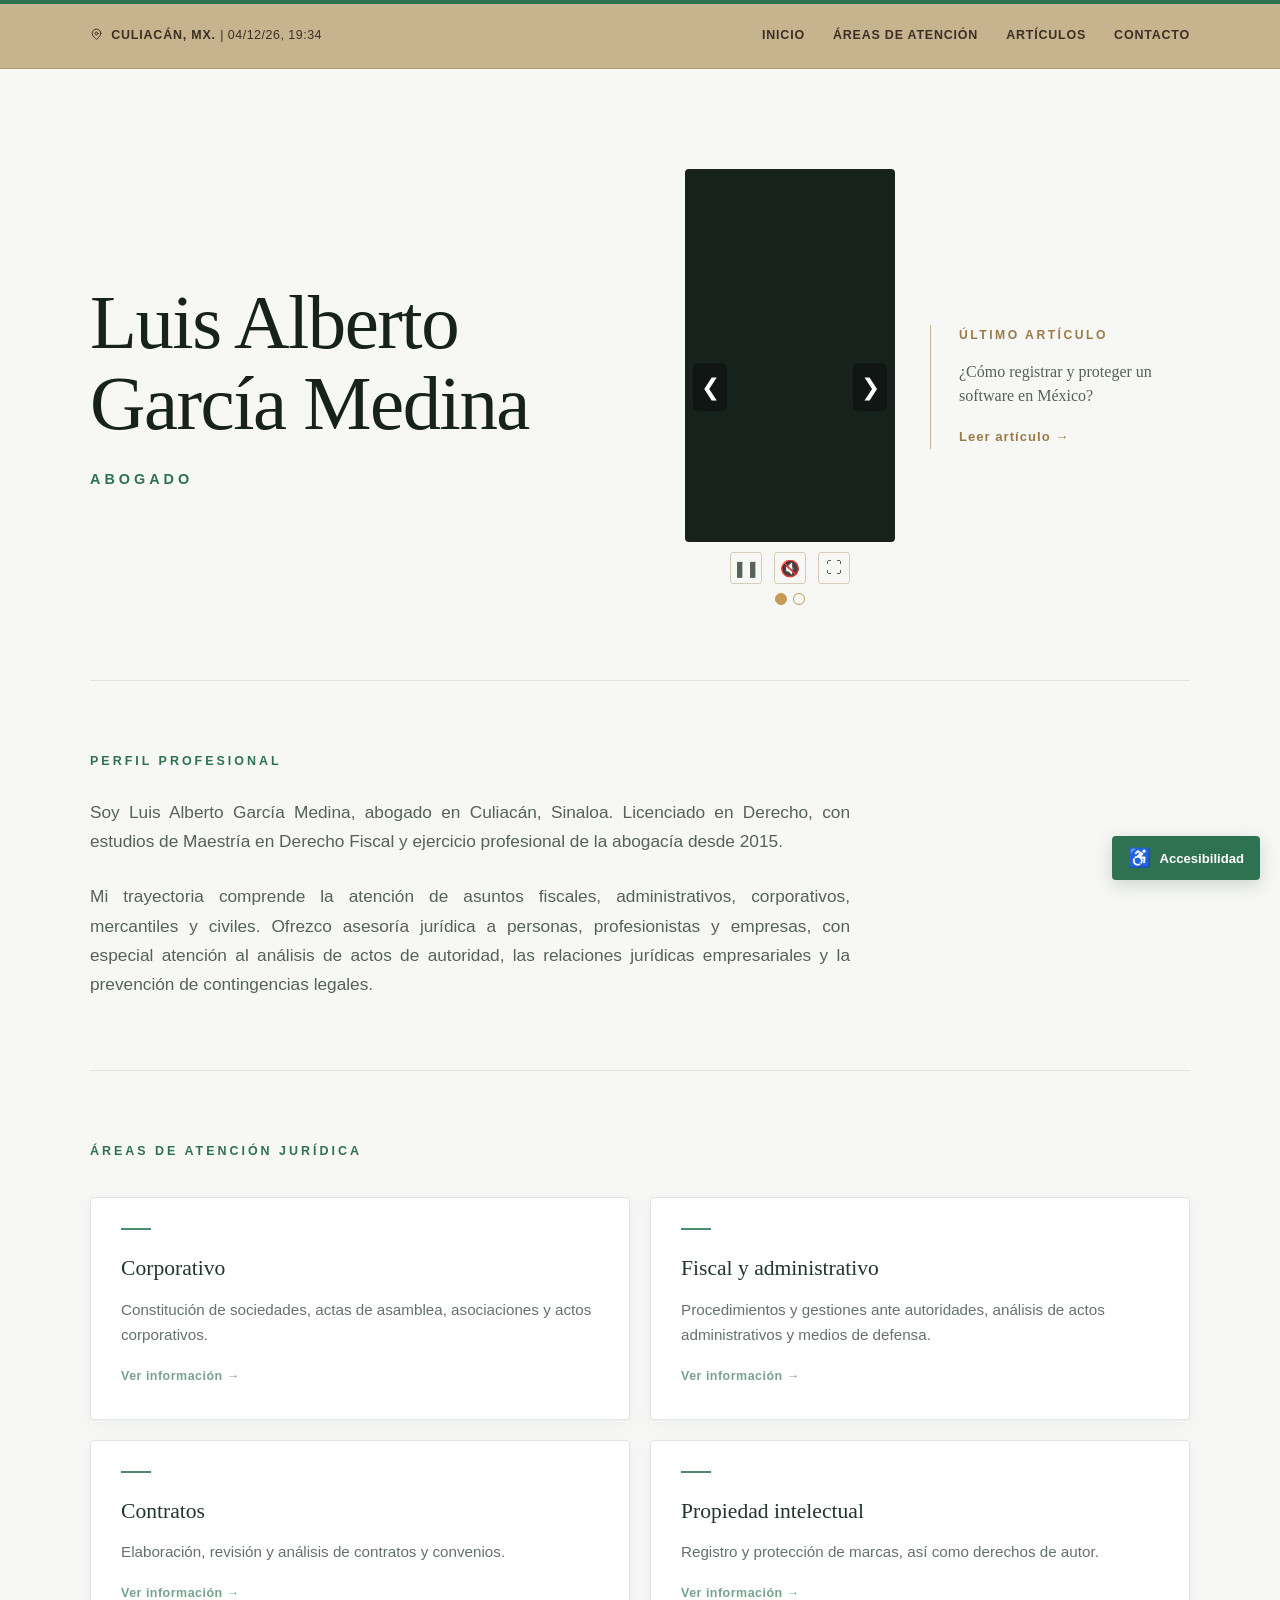
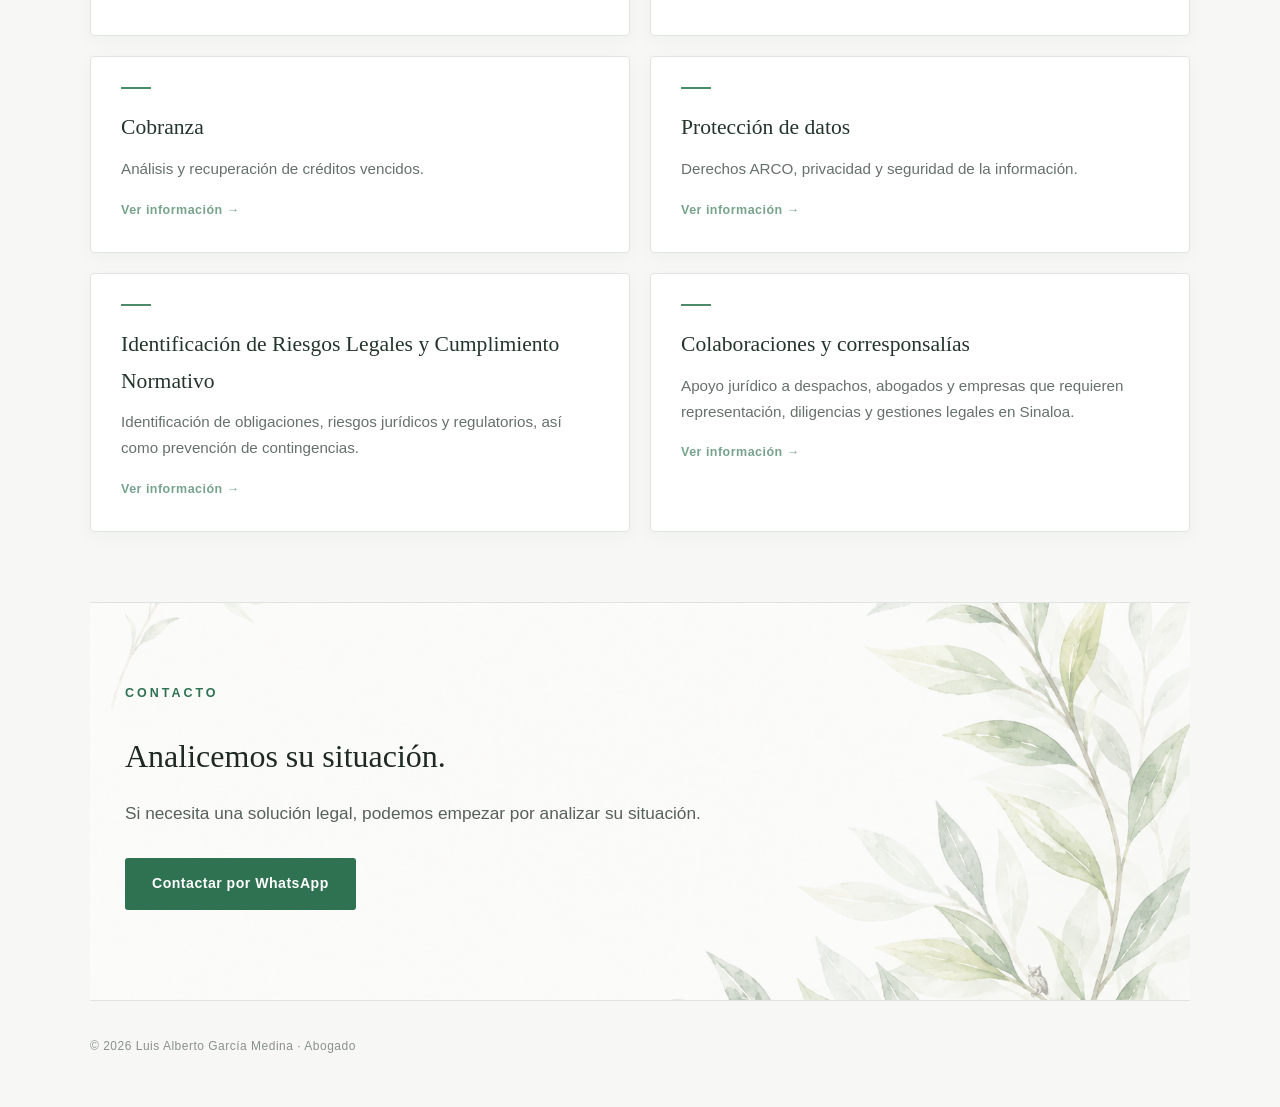
<file: index.html>
<!DOCTYPE html>
<html lang="es">

<head>
    <meta charset="UTF-8">

    <meta name="viewport"
          content="width=device-width, initial-scale=1.0">

   
<meta name="description"
      content="Abogado en Culiacán, Sinaloa. Luis Alberto García Medina ofrece asesoría jurídica fiscal, corporativa, administrativa y mercantil para empresas y particulares.">

<title>Abogado en Culiacán | Luis Alberto García Medina</title>

<link rel="icon" type="image/png" href="icon.png">
    <!-- Conecta el archivo de diseño -->
    <link rel="stylesheet" href="style.css">

<script type="application/ld+json">
{
  "@context": "https://schema.org",
  "@type": "LegalService",
  "@id": "https://luisgarciaabogados.com/#servicio-juridico",
  "name": "Luis Alberto García Medina | Abogado",
  "url": "https://luisgarciaabogados.com/",
  "description": "Asesoría jurídica fiscal, corporativa, mercantil y administrativa para empresas y particulares.",
  "areaServed": {
    "@type": "City",
    "name": "Culiacán",
    "containedInPlace": {
      "@type": "State",
      "name": "Sinaloa"
    }
  },
  "knowsLanguage": "es-MX"
}
</script>

    
</head>

<body>
<nav class="navbar">
    <div class="nav-contenido">

       

<span class="nav-titulo">
    <svg xmlns="http://www.w3.org/2000/svg"
         width="13"
         height="13"
         viewBox="0 0 24 24"
         fill="none"
         stroke="currentColor"
         stroke-width="1.8"
         stroke-linecap="round"
         stroke-linejoin="round"
         aria-hidden="true"
         style="vertical-align: -2px; margin-right: 4px;">
        <path d="M20 10c0 5-8 11-8 11S4 15 4 10a8 8 0 1 1 16 0Z"/>
        <circle cx="12" cy="10" r="2.5"/>
    </svg>
    Culiacán, MX.
    <span id="fecha-hora-culiacan"></span>
</span>



        <div class="nav-enlaces">
    <a href="index.html">Inicio</a>
    <a href="#areas-atencion">Áreas de atención</a>
    <a href="articulos.html">Artículos</a>
    <a href="#contacto">Contacto</a>
</div>

    </div>
</nav>
    <!-- ACCESIBILIDAD -->
<div class="accesibilidad">

    <button class="accesibilidad-boton"
            type="button"
            aria-label="Abrir opciones de accesibilidad"
            aria-expanded="false">
        <span class="accesibilidad-icono" aria-hidden="true">♿</span>
        <span>Accesibilidad</span>
    </button>

    <div class="accesibilidad-panel"
     aria-label="Opciones de accesibilidad">

    <div class="accesibilidad-encabezado">

        <h2>Accesibilidad</h2>

        <button class="accesibilidad-cerrar"
                type="button"
                aria-label="Cerrar opciones de accesibilidad">
            ×
        </button>

    </div>

    <div class="accesibilidad-tamano">

    <button type="button"
            id="texto-reducir"
            aria-label="Reducir tamaño del texto">
        A−
    </button>

    <button type="button"
            id="texto-normal"
            aria-label="Restablecer tamaño del texto">
        A
    </button>

    <button type="button"
            id="texto-aumentar"
            aria-label="Aumentar tamaño del texto">
        A+
    </button>

</div>

        <button type="button"
        id="alto-contraste"
        aria-pressed="false">
    ◐ Alto contraste
</button>
       <button type="button"
        id="resaltar-enlaces"
        aria-pressed="false">
    🔗 Resaltar enlaces
</button>
       <button type="button"
        id="texto-legible"
        aria-pressed="false">
    ▣ Texto más legible
</button>

        <hr>

        <button type="button"
        id="leer-pagina">
    🔊 Leer página
</button>

<button type="button"
        id="pausar-lectura">
    ⏸ Pausar lectura
</button>

<button type="button"
        id="detener-lectura">
    ⏹ Detener lectura
</button>

        <hr>

       <button type="button"
        id="restablecer-accesibilidad">
    ↺ Restablecer
</button>

    </div>

</div>
<header class="header-inicio">
    <div class="identidad">
        <h1>Luis Alberto<br>García Medina</h1>
        <p>Abogado</p>
    </div>

    

<div class="video-institucional">

    <button type="button" id="video-anterior"
        class="video-flecha video-flecha-izquierda"
        aria-label="Video anterior">
        &#10094;
    </button>

    <video
        id="video-inicio"
        autoplay
        muted
        playsinline
        preload="metadata"
        aria-label="Videos informativos de servicios jurídicos">

        <source src="video-institucional.mp4" type="video/mp4">

        Su navegador no admite la reproducción de video.
    </video>

    <button type="button" id="video-siguiente"
        class="video-flecha video-flecha-derecha"
        aria-label="Video siguiente">
        &#10095;
    </button>

      <div class="video-controles">
        <button type="button" id="video-pausar"
            aria-label="Pausar video">❚❚</button>

        <button type="button" id="video-sonido"
            aria-label="Activar sonido">&#128263;</button>

        <button type="button" id="video-ampliar"
            aria-label="Ampliar video">⛶</button>
    </div>

    <div class="video-indicadores"
         id="video-indicadores"
         role="group"
         aria-label="Seleccionar video">
    </div>

</div>
   
<div class="ultimas-noticias">
    <span class="noticias-etiqueta">Último artículo</span>

    <p class="noticia-titulo">
        ¿Cómo registrar y proteger un software en México?
    </p>

    <a class="leer-articulo"
       href="proteccion-software.html">
        Leer artículo →
    </a>
</div>

</header>


<main class="texto-editorial">

  <!-- PERFIL PROFESIONAL -->
<section>

    <h2>Perfil profesional</h2>

    <p>
        Soy Luis Alberto García Medina, abogado en Culiacán,
        Sinaloa. Licenciado en Derecho, con estudios de
        Maestría en Derecho Fiscal y ejercicio profesional
        de la abogacía desde 2015.
    </p>

    <p>
        Mi trayectoria comprende la atención de asuntos
        fiscales, administrativos, corporativos,
        mercantiles y civiles. Ofrezco asesoría jurídica
        a personas, profesionistas y empresas,
        con especial atención al análisis de actos
        de autoridad, las relaciones jurídicas empresariales
        y la prevención de contingencias legales.
    </p>

</section>


    <!-- ÁREAS DE ATENCIÓN -->
   <section id="areas-atencion">
        <h2>Áreas de atención jurídica</h2>

        <div class="areas">

          <a href="corporativo.html" class="area area-link">
    <h3>Corporativo</h3>

    <p>
        Constitución de sociedades, actas de asamblea,
        asociaciones y actos corporativos.
    </p>

    <span class="ver-mas">
        Ver información →
    </span>
</a>

        <a href="fiscal-administrativo.html" class="area area-link">
    <h3>Fiscal y administrativo</h3>

    <p>
        Procedimientos y gestiones ante autoridades,
        análisis de actos administrativos y medios de defensa.
    </p>

    <span class="ver-mas">
        Ver información →
    </span>
</a>

           <a href="contratos.html" class="area area-link">
    <h3>Contratos</h3>

    <p>
        Elaboración, revisión y análisis de contratos
        y convenios.
    </p>

    <span class="ver-mas">
        Ver información →
    </span>
</a>

            <a href="propiedad-intelectual.html" class="area area-link">
    <h3>Propiedad intelectual</h3>

    <p>
        Registro y protección de marcas,
        así como derechos de autor.
    </p>

    <span class="ver-mas">
        Ver información →
    </span>
</a>

        <a href="cobranza.html" class="area area-link">
    <h3>Cobranza</h3>

    <p>
        Análisis y recuperación de créditos vencidos.
    </p>

    <span class="ver-mas">
        Ver información →
    </span>
</a>

          <a href="proteccion-datos.html" class="area area-link">
    <h3>Protección de datos</h3>

    <p>
        Derechos ARCO, privacidad
        y seguridad de la información.
    </p>

    <span class="ver-mas">
        Ver información →
    </span>
</a>

           <a href="cumplimiento-normativo.html" class="area area-link">
    <h3>Identificación de Riesgos Legales y Cumplimiento Normativo</h3>

    <p>
        Identificación de obligaciones, riesgos jurídicos
        y regulatorios, así como prevención de contingencias.
    </p>

    <span class="ver-mas">
        Ver información →
    </span>
</a>

<a href="colaboraciones-corresponsalias.html" class="area area-link">
    <h3>Colaboraciones y corresponsalías</h3>

    <p>
        Apoyo jurídico a despachos, abogados y empresas
        que requieren representación, diligencias
        y gestiones legales en Sinaloa.
    </p>

    <span class="ver-mas">
        Ver información →
    </span>
</a>

            
        </div>

    </section>


    <!-- CONTACTO -->
   <section id="contacto">
    <h2>Contacto</h2>

        <h3>Analicemos su situación.</h3>

        <p>
            Si necesita una solución legal, podemos empezar
            por analizar su situación.
        </p>

        <!-- BOTÓN DE CONTACTO POR WHATSAPP -->
    <a class="boton"
       href="https://wa.me/526676974599?text=Hola%20Lic.%20Luis%20Garc%C3%ADa%2C%20vi%20su%20p%C3%A1gina%20web%20y%20me%20gustar%C3%ADa%20hacerle%20una%20consulta."
       target="_blank"
       rel="noopener noreferrer">
        Contactar por WhatsApp
    </a>


    </section>

</main>


<footer>
    © 2026 Luis Alberto García Medina · Abogado
</footer>
<script src="script.js"></script>

    
<script>
function actualizarFechaHora() {
    const ahora = new Date();

    const formato = new Intl.DateTimeFormat("es-MX", {
        timeZone: "America/Mazatlan",
        day: "2-digit",
        month: "2-digit",
        year: "2-digit",
        hour: "2-digit",
        minute: "2-digit",
        hourCycle: "h23"
    });

    const elemento = document.getElementById("fecha-hora-culiacan");

    if (elemento) {
        elemento.textContent = " | " + formato.format(ahora);
    }
}

actualizarFechaHora();
setInterval(actualizarFechaHora, 30000);
</script>

</body>
</html>
</file>
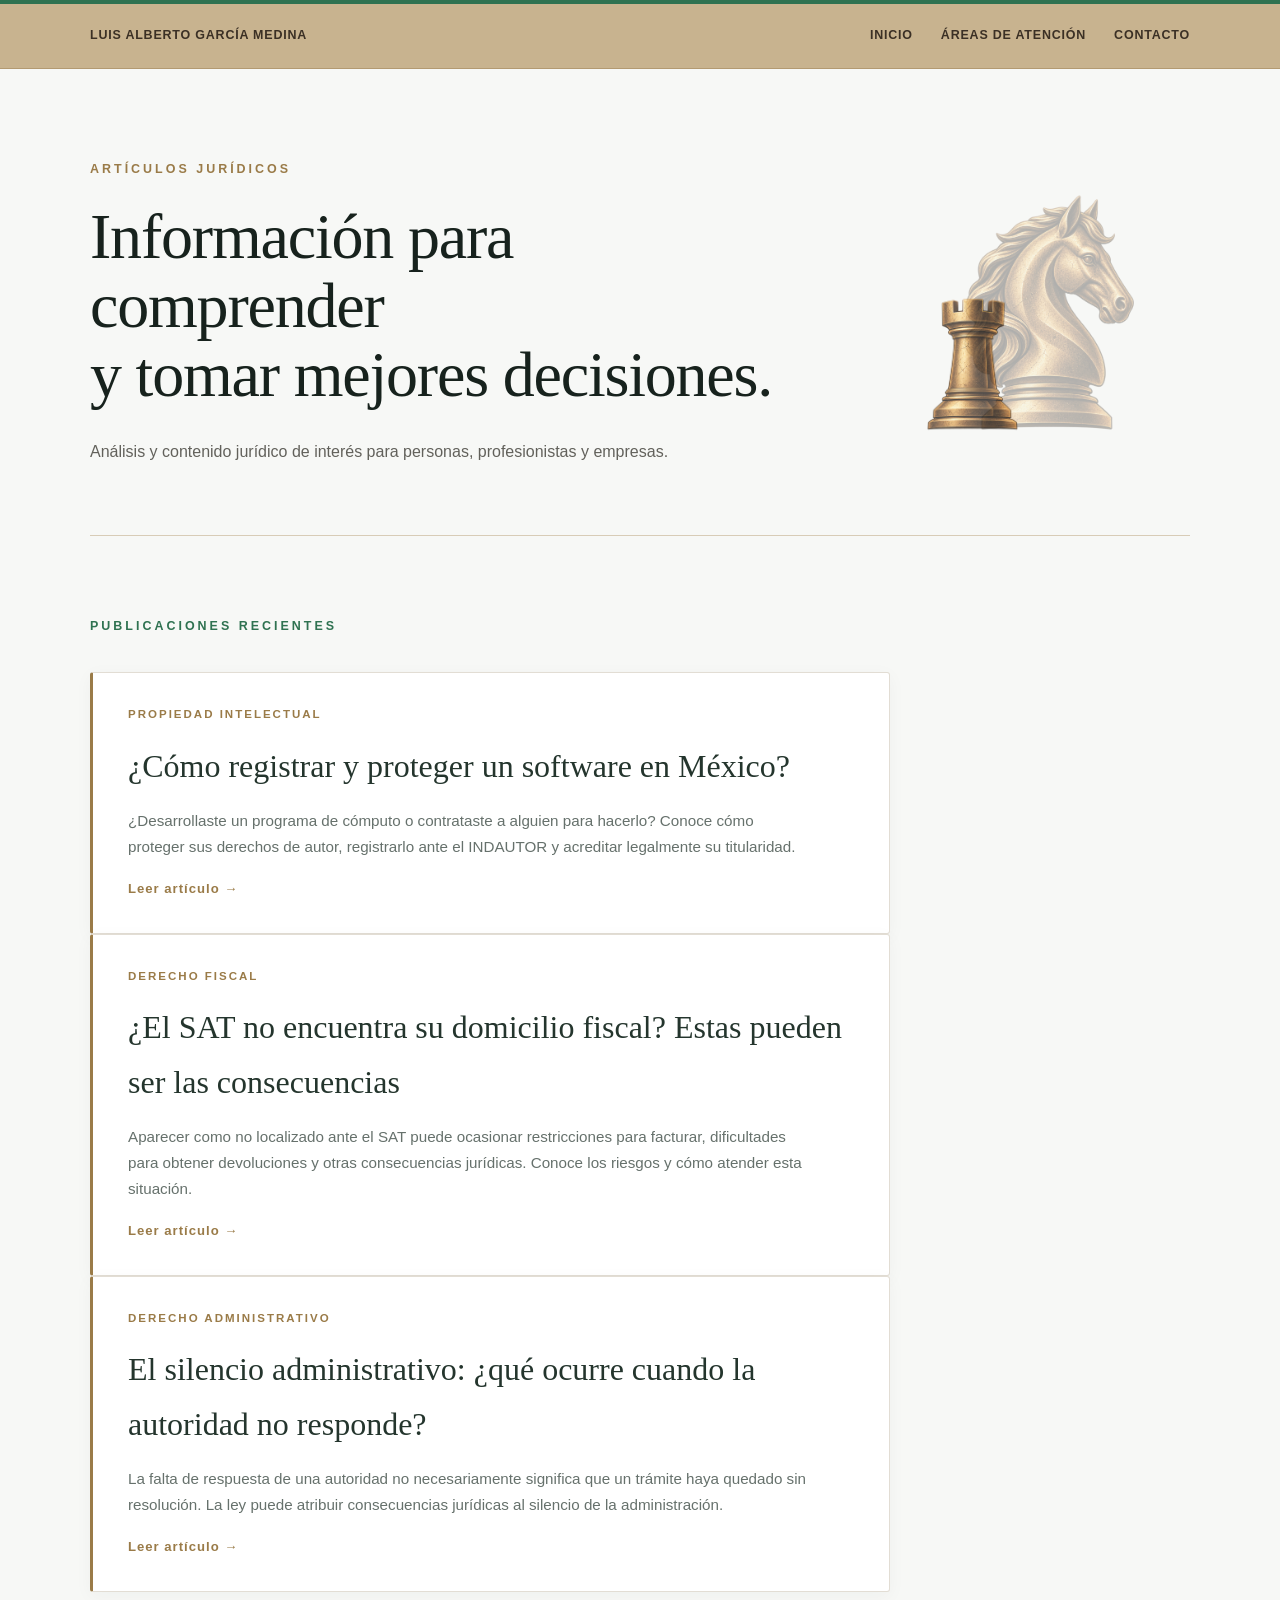
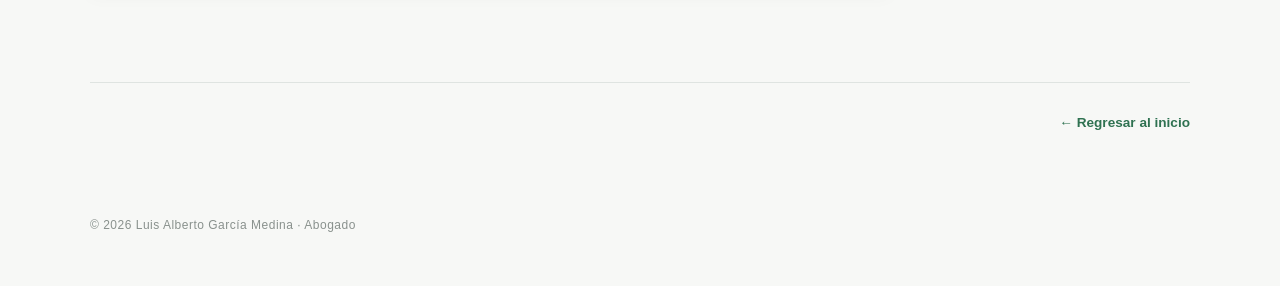
<file: articulos.html>
<!DOCTYPE html>
<html lang="es">

<head>
    <meta charset="UTF-8">

    <meta name="viewport"
          content="width=device-width, initial-scale=1.0">

    <title>Artículos jurídicos | Luis Alberto García Medina</title>

    <meta name="description"
          content="Artículos y análisis jurídicos de interés para personas, profesionistas y empresas.">

    <link rel="icon" type="image/png" href="icon.png">
    <link rel="stylesheet" href="style.css">
</head>

<body>

    <!-- BARRA DE NAVEGACIÓN -->
    <nav class="navbar">
        <div class="nav-contenido">

            <span class="nav-titulo">
                Luis Alberto García Medina
            </span>

            <div class="nav-enlaces">
                <a href="index.html">Inicio</a>
              <a href="index.html#areas-atencion">Áreas de atención</a>
                <a href="index.html#contacto">Contacto</a>
            </div>

        </div>
    </nav>


    <!-- ENCABEZADO EDITORIAL -->
  <header class="header-articulos">

    <div class="identidad-articulos">

        <span class="articulos-etiqueta">
            Artículos jurídicos
        </span>

        <h1>
            Información para comprender<br>
            y tomar mejores decisiones.
        </h1>

        <p class="articulos-introduccion">
            Análisis y contenido jurídico de interés para personas,
            profesionistas y empresas.
        </p>

    </div>

    <div class="simbolos-editoriales" aria-hidden="true">

        <img class="simbolo-torre"
             src="torre.png"
             alt="">

        <img class="simbolo-caballo"
             src="caballo.png"
             alt="">

    </div>

</header>


    <main>

        <!-- ARTÍCULOS -->
        <section class="seccion-articulos">

            <h2>Publicaciones recientes</h2>

            <div class="lista-articulos">


<!-- ARTÍCULO: PROTECCIÓN JURÍDICA DEL SOFTWARE -->
<article class="tarjeta-articulo">

    <span class="articulo-categoria">
        Propiedad intelectual
    </span>

    <h3>
        ¿Cómo registrar y proteger un software en México?
    </h3>

    <p>
        ¿Desarrollaste un programa de cómputo o contrataste
        a alguien para hacerlo? Conoce cómo proteger
        sus derechos de autor, registrarlo ante el INDAUTOR
        y acreditar legalmente su titularidad.
    </p>

    <a class="leer-articulo" href="proteccion-software.html">
        Leer artículo →
    </a>

</article>

                
<!-- ARTÍCULO: DOMICILIO FISCAL NO LOCALIZADO -->
<article class="tarjeta-articulo">

    <span class="articulo-categoria">
        Derecho fiscal
    </span>

    <h3>
        ¿El SAT no encuentra su domicilio fiscal?
        Estas pueden ser las consecuencias
    </h3>

    <p>
        Aparecer como no localizado ante el SAT puede ocasionar
        restricciones para facturar, dificultades para obtener
        devoluciones y otras consecuencias jurídicas.
        Conoce los riesgos y cómo atender esta situación.
    </p>

    <a class="leer-articulo" href="domicilio-fiscal-no-localizado.html">
        Leer artículo →
    </a>

</article>

<article class="tarjeta-articulo">
    <span class="articulo-categoria">Derecho administrativo</span>

    <h3>
        El silencio administrativo: ¿qué ocurre cuando la autoridad no responde?
    </h3>

    <p>
        La falta de respuesta de una autoridad no necesariamente significa
        que un trámite haya quedado sin resolución. La ley puede atribuir
        consecuencias jurídicas al silencio de la administración.
    </p>

    <a class="leer-articulo" href="silencio-administrativo.html">
        Leer artículo →
    </a>
</article>

            </div>

        </section>


        <!-- REGRESAR -->
        <div class="regresar-inicio">
            <a class="volver" href="index.html">
                ← Regresar al inicio
            </a>
        </div>

    </main>


    <footer>
        <p>
            © 2026 Luis Alberto García Medina · Abogado
        </p>
    </footer>

</body>

</html>
</file>
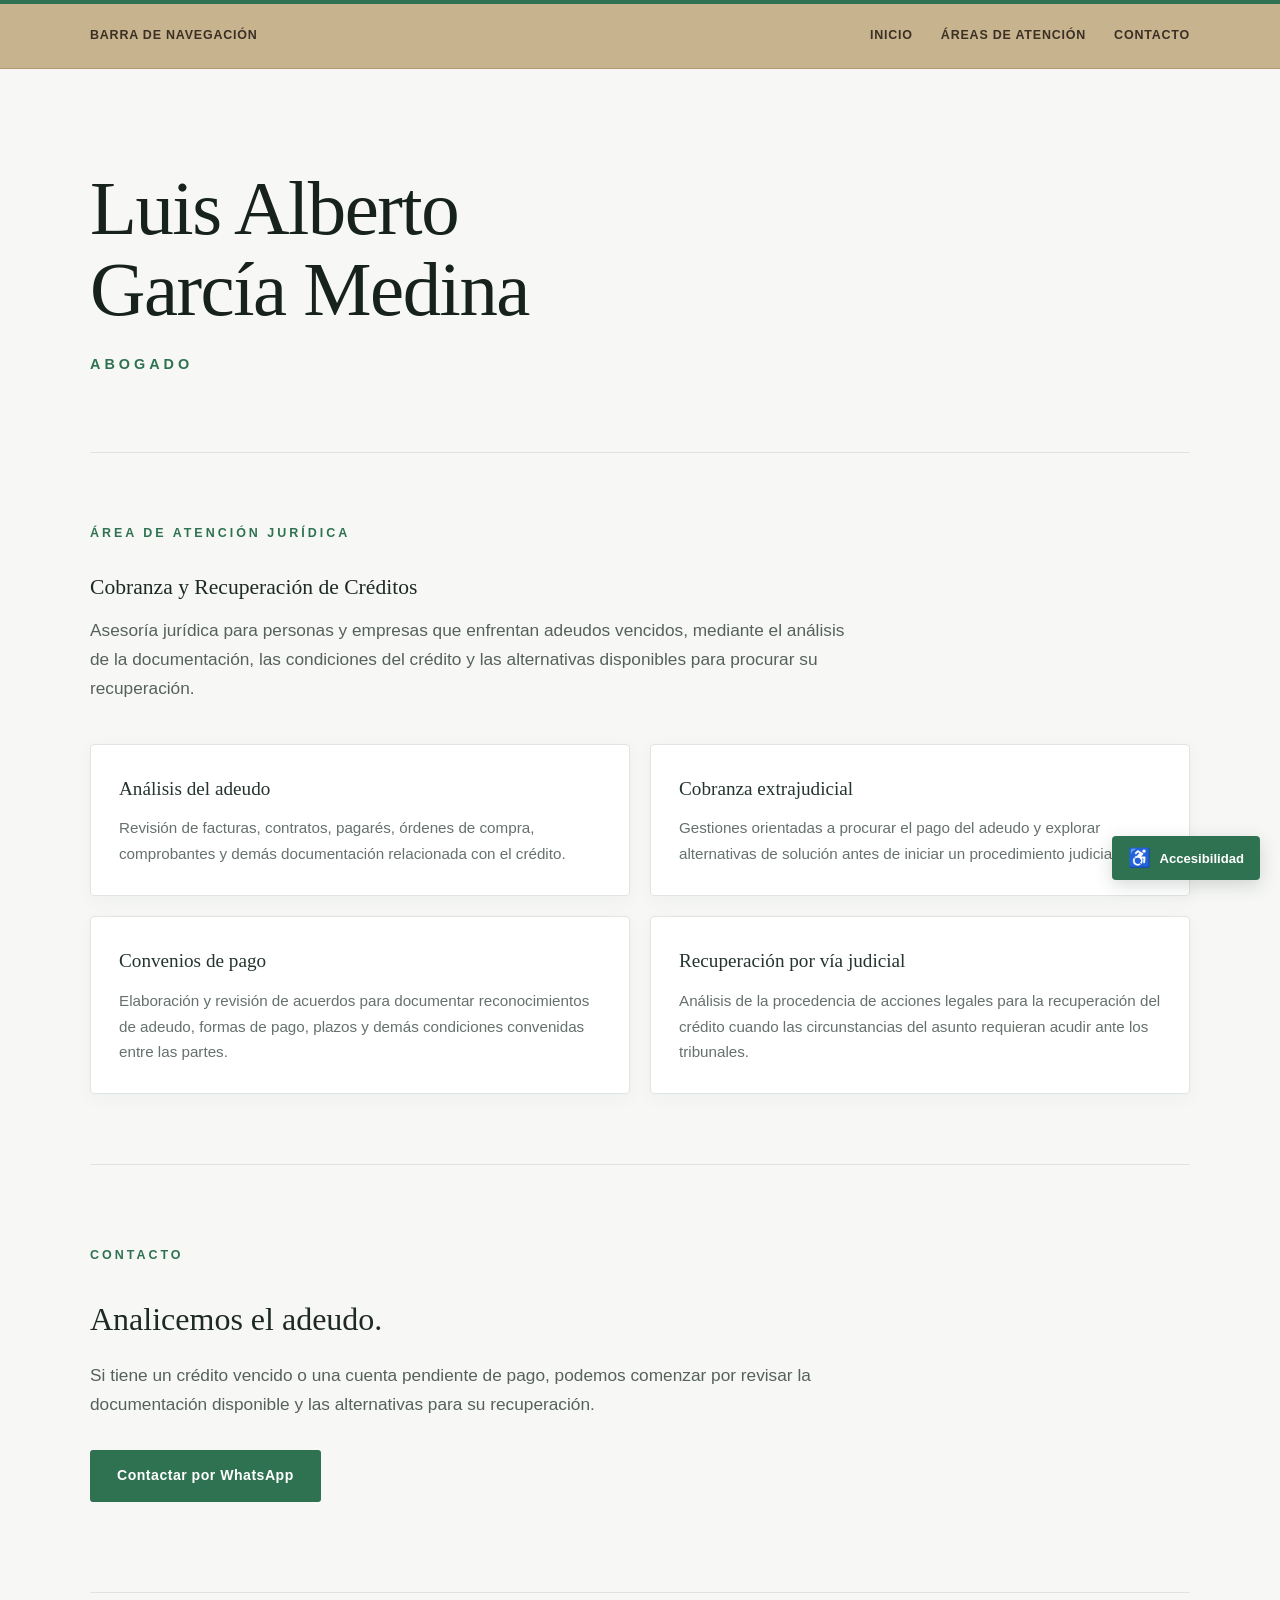
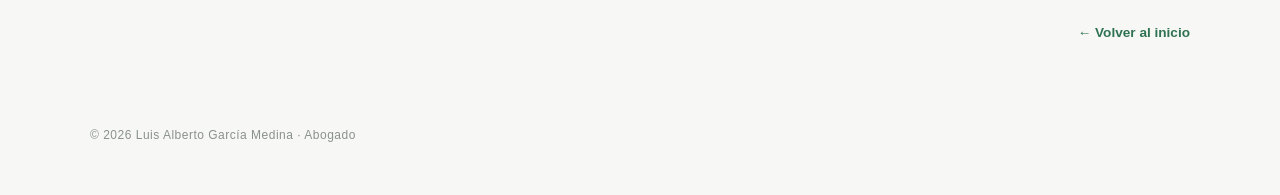
<file: cobranza.html>
<!DOCTYPE html>
<html lang="es">

<head>
    <meta charset="UTF-8">

    <meta name="viewport"
          content="width=device-width, initial-scale=1.0">

    <meta name="description"
          content="Asesoría jurídica para recuperación de créditos vencidos y cobranza. Análisis de adeudos, documentación y alternativas de recuperación. Luis Alberto García Medina, abogado.">

    <title>Cobranza y Recuperación de Créditos | Luis García </title>
<link rel="icon" type="image/png" href="icon.png">
    
    <link rel="stylesheet" href="style.css">
</head>

<body>
<nav class="navbar">
    <div class="nav-contenido">

        <span class="nav-titulo">
            Barra de navegación
        </span>

        <div class="nav-enlaces">
            <a href="index.html">Inicio</a>
            <a href="index.html#areas-atencion">Áreas de atención</a>
            <a href="index.html#contacto">Contacto</a>
        </div>

    </div>
</nav>
        <!-- ACCESIBILIDAD -->
<div class="accesibilidad">

    <button class="accesibilidad-boton"
            type="button"
            aria-label="Abrir opciones de accesibilidad"
            aria-expanded="false">
        <span class="accesibilidad-icono" aria-hidden="true">♿</span>
        <span>Accesibilidad</span>
    </button>

    <div class="accesibilidad-panel"
     aria-label="Opciones de accesibilidad">

    <div class="accesibilidad-encabezado">

        <h2>Accesibilidad</h2>

        <button class="accesibilidad-cerrar"
                type="button"
                aria-label="Cerrar opciones de accesibilidad">
            ×
        </button>

    </div>

    <div class="accesibilidad-tamano">

    <button type="button"
            id="texto-reducir"
            aria-label="Reducir tamaño del texto">
        A−
    </button>

    <button type="button"
            id="texto-normal"
            aria-label="Restablecer tamaño del texto">
        A
    </button>

    <button type="button"
            id="texto-aumentar"
            aria-label="Aumentar tamaño del texto">
        A+
    </button>

</div>

        <button type="button"
        id="alto-contraste"
        aria-pressed="false">
    ◐ Alto contraste
</button>
       <button type="button"
        id="resaltar-enlaces"
        aria-pressed="false">
    🔗 Resaltar enlaces
</button>
       <button type="button"
        id="texto-legible"
        aria-pressed="false">
    ▣ Texto más legible
</button>

        <hr>

        <button type="button"
        id="leer-pagina">
    🔊 Leer página
</button>

<button type="button"
        id="pausar-lectura">
    ⏸ Pausar lectura
</button>

<button type="button"
        id="detener-lectura">
    ⏹ Detener lectura
</button>

        <hr>

       <button type="button"
        id="restablecer-accesibilidad">
    ↺ Restablecer
</button>

    </div>

</div>
<header>
    <h1>Luis Alberto<br>García Medina</h1>
    <p>Abogado</p>
</header>

<main>

    <!-- COBRANZA -->
    <section>

        <h2>Área de atención jurídica</h2>

        <h3>Cobranza y Recuperación de Créditos</h3>

        <p>
            Asesoría jurídica para personas y empresas que enfrentan
            adeudos vencidos, mediante el análisis de la documentación,
            las condiciones del crédito y las alternativas disponibles
            para procurar su recuperación.
        </p>

        <div class="servicios-detalle">

            <div>
                <h3>Análisis del adeudo</h3>
                <p>
                    Revisión de facturas, contratos, pagarés,
                    órdenes de compra, comprobantes y demás
                    documentación relacionada con el crédito.
                </p>
            </div>

            <div>
                <h3>Cobranza extrajudicial</h3>
                <p>
                    Gestiones orientadas a procurar el pago
                    del adeudo y explorar alternativas de solución
                    antes de iniciar un procedimiento judicial.
                </p>
            </div>

            <div>
                <h3>Convenios de pago</h3>
                <p>
                    Elaboración y revisión de acuerdos para documentar
                    reconocimientos de adeudo, formas de pago,
                    plazos y demás condiciones convenidas entre
                    las partes.
                </p>
            </div>

            <div>
                <h3>Recuperación por vía judicial</h3>
                <p>
                    Análisis de la procedencia de acciones legales
                    para la recuperación del crédito cuando las
                    circunstancias del asunto requieran acudir
                    ante los tribunales.
                </p>
            </div>

        </div>

    </section>


    <!-- CONTACTO -->
    <section>

        <h2>Contacto</h2>

        <h3>Analicemos el adeudo.</h3>

        <p>
            Si tiene un crédito vencido o una cuenta pendiente
            de pago, podemos comenzar por revisar la documentación
            disponible y las alternativas para su recuperación.
        </p>

        <a class="boton"
           href="https://wa.me/526676974599?text=Hola%20Lic.%20Luis%20Garc%C3%ADa%2C%20vi%20la%20secci%C3%B3n%20de%20Cobranza%20de%20su%20p%C3%A1gina%20y%20me%20gustar%C3%ADa%20consultarle%20sobre%20un%20adeudo."
           target="_blank"
           rel="noopener noreferrer">
            Contactar por WhatsApp
        </a>

    </section>


    <!-- REGRESAR AL INICIO -->
    <div class="regresar-inicio">
        <a href="index.html" class="volver">
            ← Volver al inicio
        </a>
    </div>

</main>

<footer>
    © 2026 Luis Alberto García Medina · Abogado
</footer>
<script src="script.js"></script>
</body>
</html>
</file>
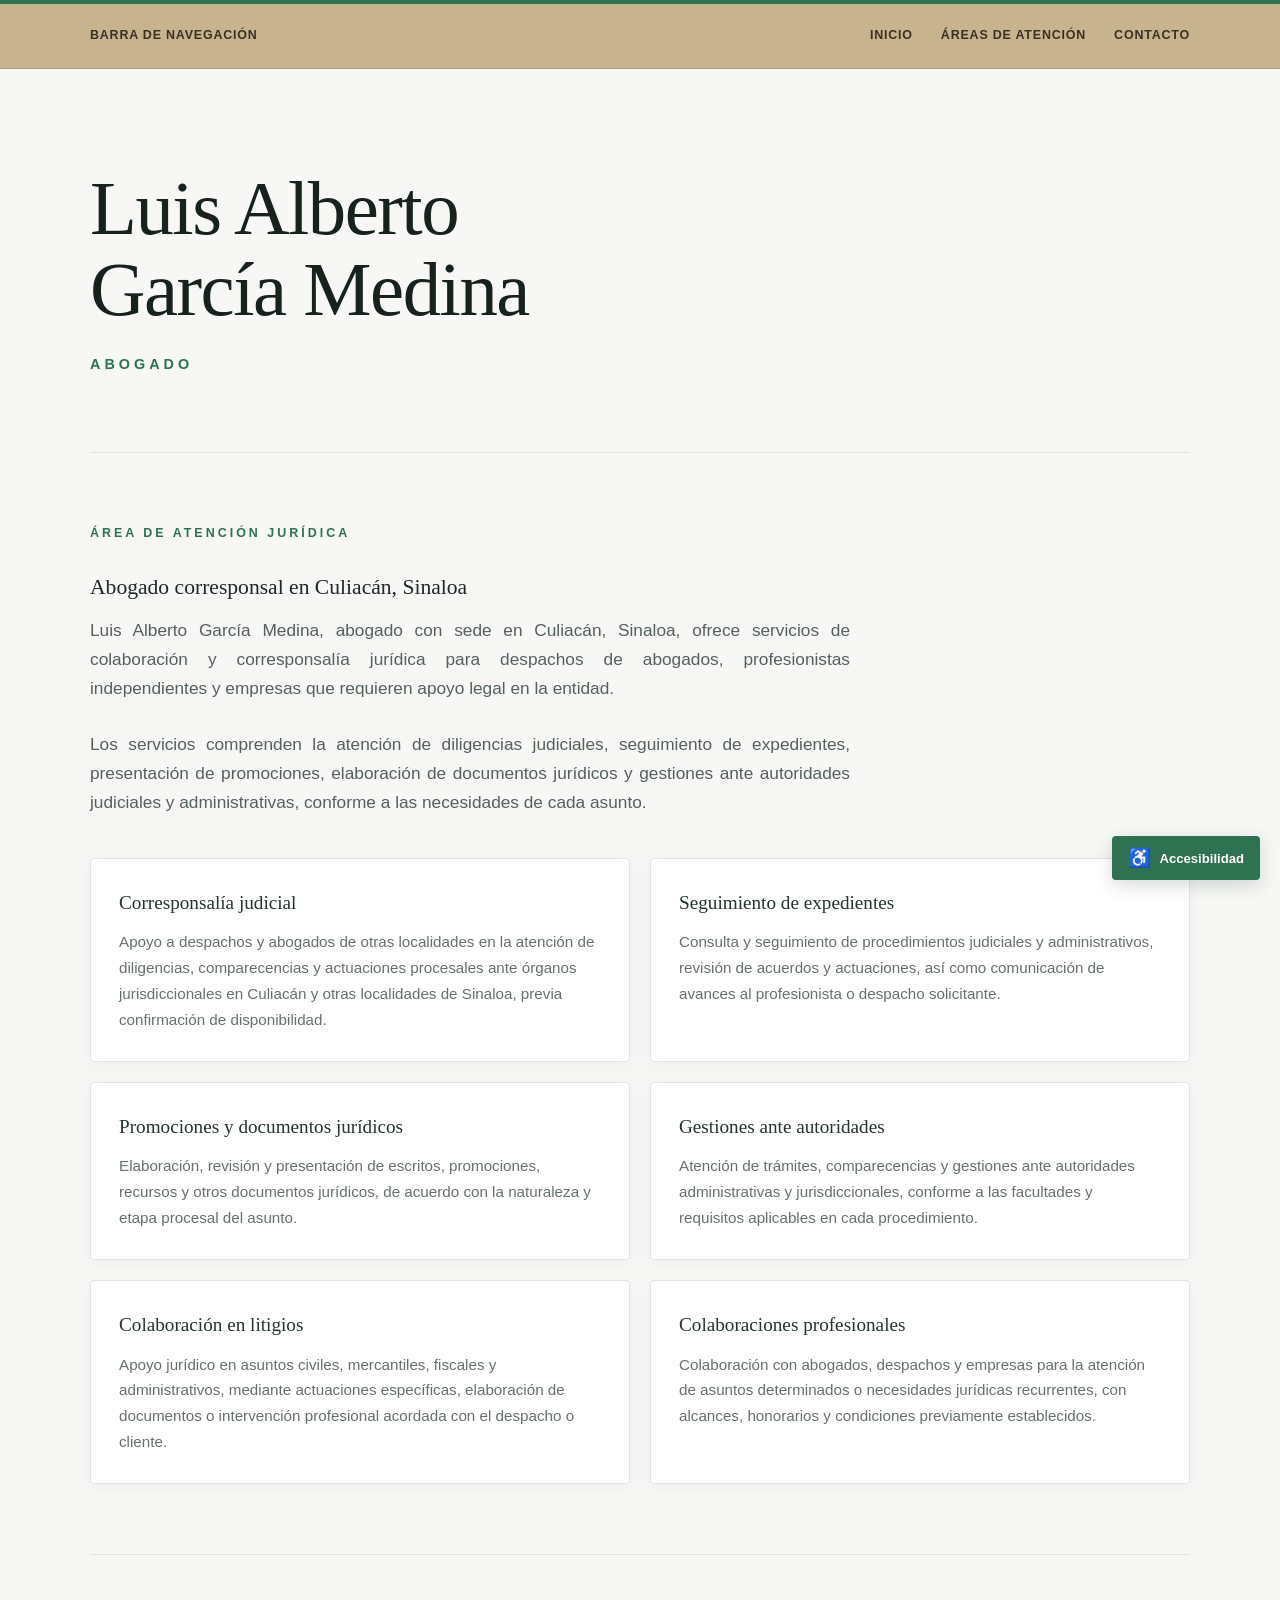
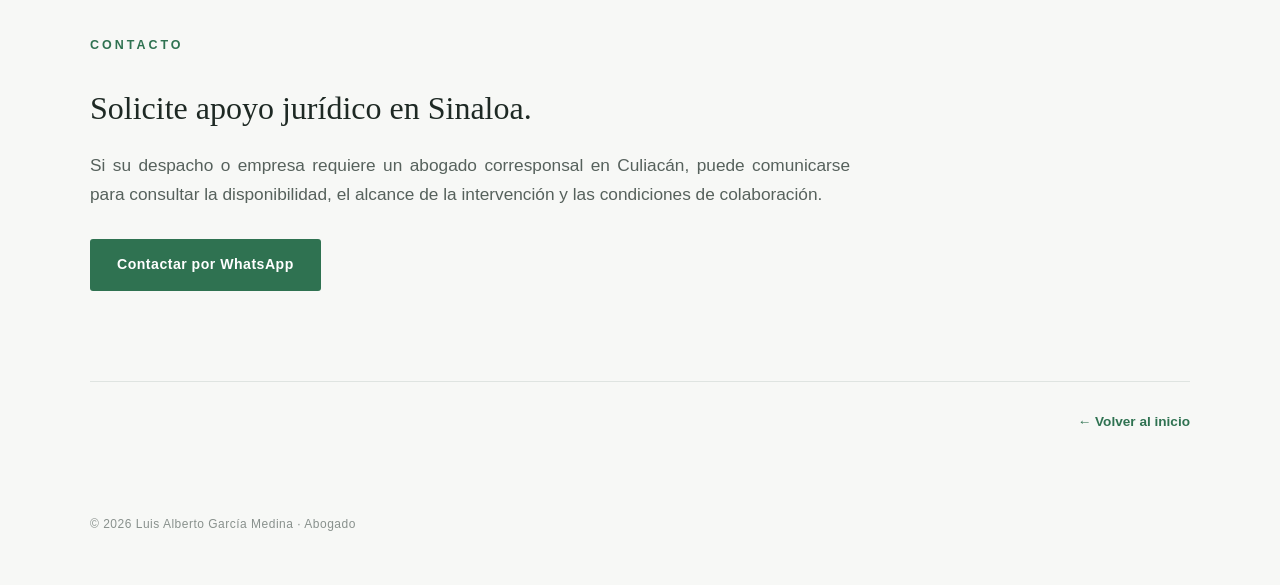
<file: colaboraciones-corresponsalias.html>
<!DOCTYPE html>
<html lang="es">

<head>
    <meta charset="UTF-8">

    <meta name="viewport"
          content="width=device-width, initial-scale=1.0">

    <meta name="description"
          content="Abogado corresponsal en Culiacán, Sinaloa. Servicios de corresponsalía jurídica para despachos, abogados y empresas. Diligencias judiciales, seguimiento de expedientes y gestiones legales.">

    <title>Abogado corresponsal en Culiacán, Sinaloa | Luis García</title>

    <link rel="canonical"
          href="https://luisgarciaabogados.com/colaboraciones-corresponsalias.html">

    <link rel="icon"
          type="image/png"
          href="icon.png">

    <link rel="stylesheet"
          href="style.css">

    <script type="application/ld+json">
    {
      "@context": "https://schema.org",
      "@type": "Service",
      "@id": "https://luisgarciaabogados.com/colaboraciones-corresponsalias.html#servicio",
      "name": "Abogado corresponsal en Culiacán, Sinaloa",
      "description": "Servicios de colaboración y corresponsalía jurídica para despachos, abogados y empresas que requieren diligencias, seguimiento de expedientes y gestiones legales en Culiacán y Sinaloa.",
      "serviceType": "Corresponsalía jurídica",
      "url": "https://luisgarciaabogados.com/colaboraciones-corresponsalias.html",
      "provider": {
        "@type": "LegalService",
        "@id": "https://luisgarciaabogados.com/#servicio-juridico",
        "name": "Luis Alberto García Medina | Abogado",
        "url": "https://luisgarciaabogados.com/"
      },
      "areaServed": [
        {
          "@type": "City",
          "name": "Culiacán"
        },
        {
          "@type": "State",
          "name": "Sinaloa"
        }
      ]
    }
    </script>

</head>

<body>

<nav class="navbar">
    <div class="nav-contenido">

        <span class="nav-titulo">
            Barra de navegación
        </span>

        <div class="nav-enlaces">
            <a href="index.html">Inicio</a>
            <a href="index.html#areas-atencion">Áreas de atención</a>
            <a href="index.html#contacto">Contacto</a>
        </div>

    </div>
</nav>

<!-- ACCESIBILIDAD -->
<div class="accesibilidad">

    <button class="accesibilidad-boton"
            type="button"
            aria-label="Abrir opciones de accesibilidad"
            aria-expanded="false">

        <span class="accesibilidad-icono"
              aria-hidden="true">♿</span>

        <span>Accesibilidad</span>
    </button>

    <div class="accesibilidad-panel"
         aria-label="Opciones de accesibilidad">

        <div class="accesibilidad-encabezado">

            <h2>Accesibilidad</h2>

            <button class="accesibilidad-cerrar"
                    type="button"
                    aria-label="Cerrar opciones de accesibilidad">
                ×
            </button>

        </div>

        <div class="accesibilidad-tamano">

            <button type="button"
                    id="texto-reducir"
                    aria-label="Reducir tamaño del texto">
                A−
            </button>

            <button type="button"
                    id="texto-normal"
                    aria-label="Restablecer tamaño del texto">
                A
            </button>

            <button type="button"
                    id="texto-aumentar"
                    aria-label="Aumentar tamaño del texto">
                A+
            </button>

        </div>

        <button type="button"
                id="alto-contraste"
                aria-pressed="false">
            ◐ Alto contraste
        </button>

        <button type="button"
                id="resaltar-enlaces"
                aria-pressed="false">
            🔗 Resaltar enlaces
        </button>

        <button type="button"
                id="texto-legible"
                aria-pressed="false">
            ▣ Texto más legible
        </button>

        <hr>

        <button type="button"
                id="leer-pagina">
            🔊 Leer página
        </button>

        <button type="button"
                id="pausar-lectura">
            ⏸ Pausar lectura
        </button>

        <button type="button"
                id="detener-lectura">
            ⏹ Detener lectura
        </button>

        <hr>

        <button type="button"
                id="restablecer-accesibilidad">
            ↺ Restablecer
        </button>

    </div>

</div>

<header>
    <h1>Luis Alberto<br>García Medina</h1>
    <p>Abogado</p>
</header>

<main class="texto-editorial">

    <!-- COLABORACIONES Y CORRESPONSALÍAS -->
    <section>

        <h2>Área de atención jurídica</h2>

        <h3>Abogado corresponsal en Culiacán, Sinaloa</h3>

        <p>
            Luis Alberto García Medina, abogado con sede
            en Culiacán, Sinaloa, ofrece servicios de
            colaboración y corresponsalía jurídica
            para despachos de abogados, profesionistas
            independientes y empresas que requieren
            apoyo legal en la entidad.
        </p>

        <p>
            Los servicios comprenden la atención de
            diligencias judiciales, seguimiento de
            expedientes, presentación de promociones,
            elaboración de documentos jurídicos y
            gestiones ante autoridades judiciales
            y administrativas, conforme a las
            necesidades de cada asunto.
        </p>

        <div class="servicios-detalle">

            <div>
                <h3>Corresponsalía judicial</h3>

                <p>
                    Apoyo a despachos y abogados de otras
                    localidades en la atención de diligencias,
                    comparecencias y actuaciones procesales
                    ante órganos jurisdiccionales en Culiacán
                    y otras localidades de Sinaloa,
                    previa confirmación de disponibilidad.
                </p>
            </div>

            <div>
                <h3>Seguimiento de expedientes</h3>

                <p>
                    Consulta y seguimiento de procedimientos
                    judiciales y administrativos, revisión
                    de acuerdos y actuaciones, así como
                    comunicación de avances al profesionista
                    o despacho solicitante.
                </p>
            </div>

            <div>
                <h3>Promociones y documentos jurídicos</h3>

                <p>
                    Elaboración, revisión y presentación
                    de escritos, promociones, recursos
                    y otros documentos jurídicos,
                    de acuerdo con la naturaleza
                    y etapa procesal del asunto.
                </p>
            </div>

            <div>
                <h3>Gestiones ante autoridades</h3>

                <p>
                    Atención de trámites, comparecencias
                    y gestiones ante autoridades
                    administrativas y jurisdiccionales,
                    conforme a las facultades y requisitos
                    aplicables en cada procedimiento.
                </p>
            </div>

            <div>
                <h3>Colaboración en litigios</h3>

                <p>
                    Apoyo jurídico en asuntos civiles,
                    mercantiles, fiscales y administrativos,
                    mediante actuaciones específicas,
                    elaboración de documentos o
                    intervención profesional acordada
                    con el despacho o cliente.
                </p>
            </div>

            <div>
                <h3>Colaboraciones profesionales</h3>

                <p>
                    Colaboración con abogados, despachos
                    y empresas para la atención de
                    asuntos determinados o necesidades
                    jurídicas recurrentes, con alcances,
                    honorarios y condiciones previamente
                    establecidos.
                </p>
            </div>

        </div>

    </section>

    <!-- CONTACTO -->
    <section>

        <h2>Contacto</h2>

        <h3>Solicite apoyo jurídico en Sinaloa.</h3>

        <p>
            Si su despacho o empresa requiere un abogado
            corresponsal en Culiacán, puede comunicarse
            para consultar la disponibilidad, el alcance
            de la intervención y las condiciones
            de colaboración.
        </p>

        <a class="boton"
           href="https://wa.me/526676974599?text=Hola%20Lic.%20Luis%20Garc%C3%ADa%2C%20vi%20su%20p%C3%A1gina%20de%20corresponsal%C3%ADas%20jur%C3%ADdicas%20y%20me%20gustar%C3%ADa%20consultar%20una%20colaboraci%C3%B3n%20en%20Sinaloa."
           target="_blank"
           rel="noopener noreferrer">
            Contactar por WhatsApp
        </a>

    </section>

    <!-- REGRESAR AL INICIO -->
    <div class="regresar-inicio">
        <a href="index.html" class="volver">
            ← Volver al inicio
        </a>
    </div>

</main>

<footer>
    © 2026 Luis Alberto García Medina · Abogado
</footer>

<script src="script.js"></script>

</body>
</html>
</file>
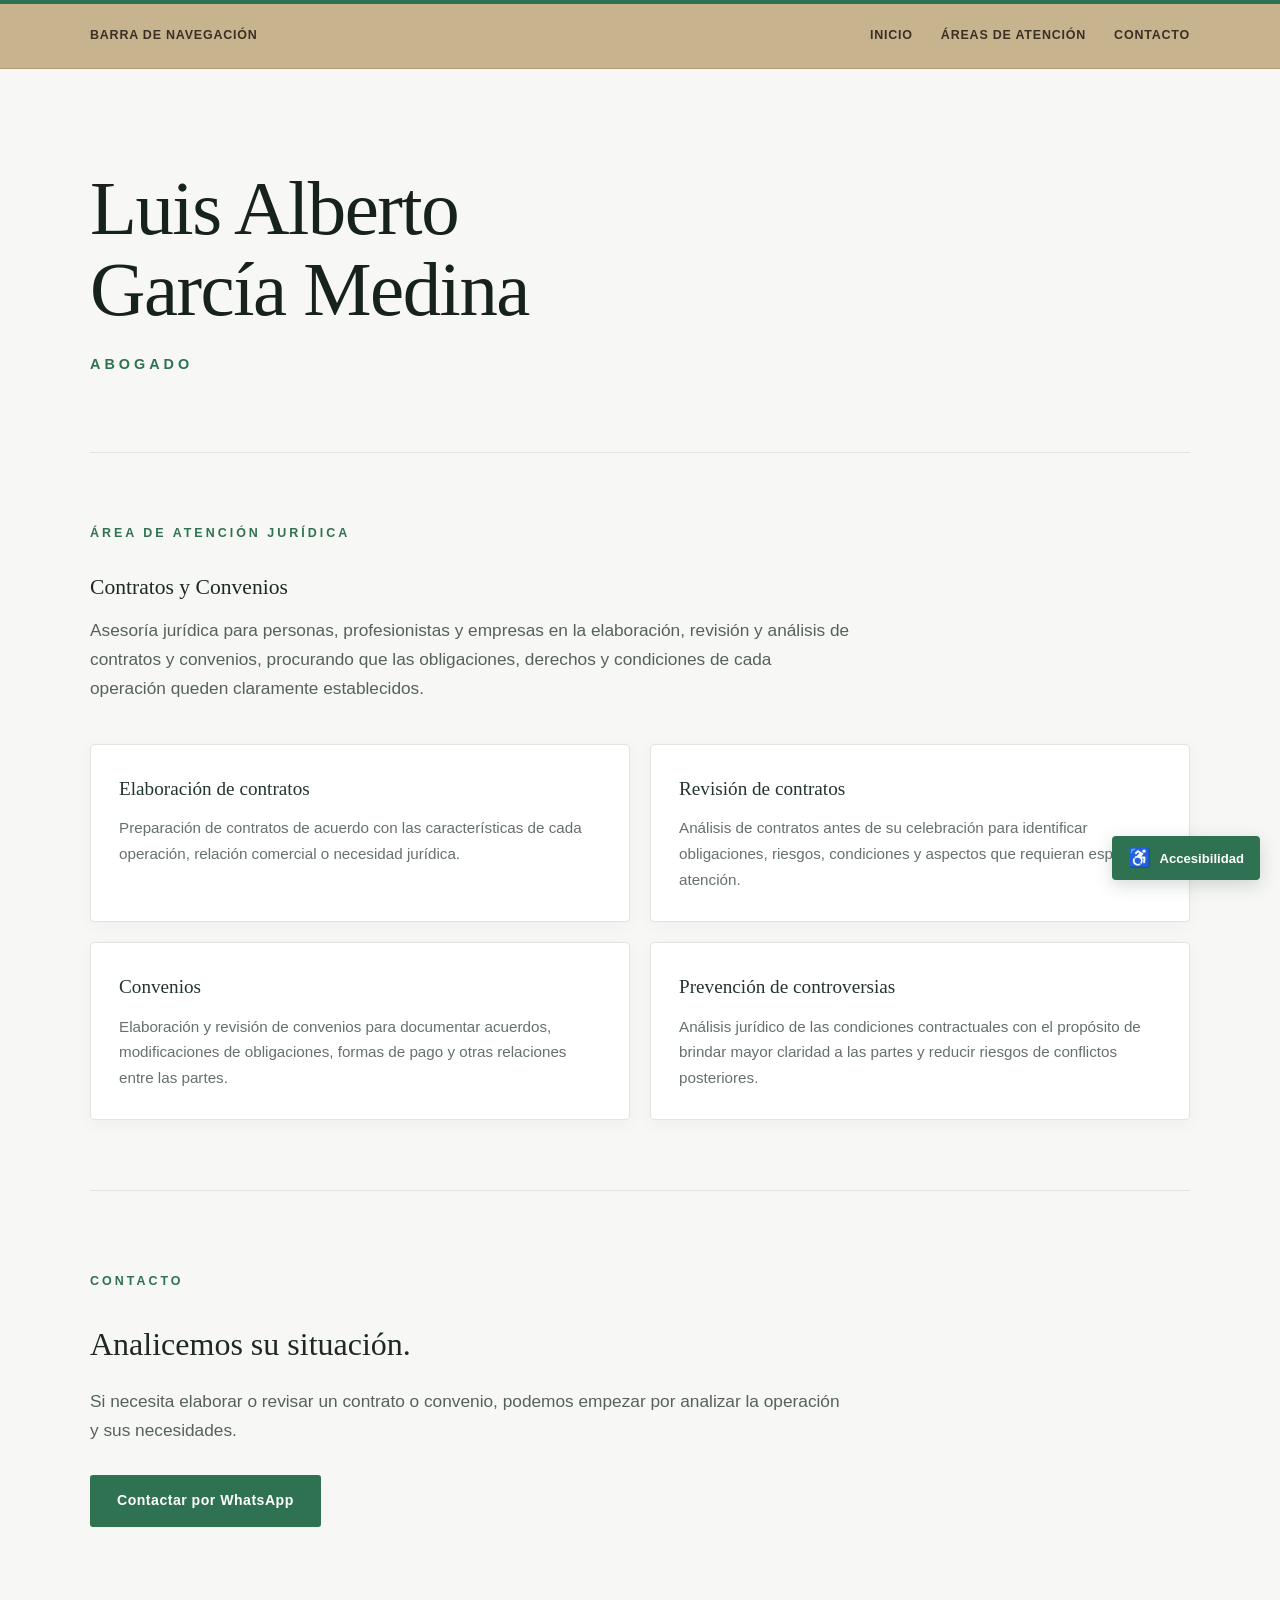
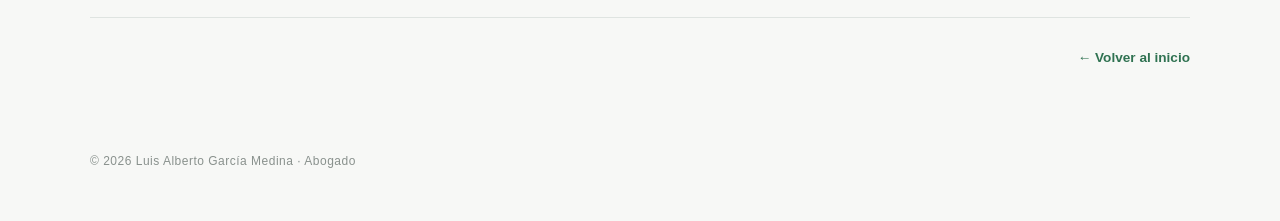
<file: contratos.html>
<!DOCTYPE html>
<html lang="es">

<head>
    <meta charset="UTF-8">

    <meta name="viewport"
          content="width=device-width, initial-scale=1.0">

    <meta name="description"
          content="Asesoría jurídica en elaboración, revisión y análisis de contratos y convenios. Luis Alberto García Medina, abogado.">

    <title>Contratos y Convenios | Luis García </title>
<link rel="icon" type="image/png" href="icon.png">
    <link rel="stylesheet" href="style.css">
</head>

<body>
<nav class="navbar">
    <div class="nav-contenido">

        <span class="nav-titulo">
            Barra de navegación
        </span>

        <div class="nav-enlaces">
            <a href="index.html">Inicio</a>
            <a href="index.html#areas-atencion">Áreas de atención</a>
            <a href="index.html#contacto">Contacto</a>
        </div>

    </div>
</nav>
   

<!-- ACCESIBILIDAD -->
<div class="accesibilidad">

    <button class="accesibilidad-boton"
            type="button"
            aria-label="Abrir opciones de accesibilidad"
            aria-expanded="false">
        <span class="accesibilidad-icono" aria-hidden="true">♿</span>
        <span>Accesibilidad</span>
    </button>

    <div class="accesibilidad-panel"
         aria-label="Opciones de accesibilidad">

        <div class="accesibilidad-encabezado">

            <h2>Accesibilidad</h2>

            <button class="accesibilidad-cerrar"
                    type="button"
                    aria-label="Cerrar opciones de accesibilidad">
                ×
            </button>

        </div>

        <div class="accesibilidad-tamano">

            <button type="button"
                    id="texto-reducir"
                    aria-label="Reducir tamaño del texto">
                A−
            </button>

            <button type="button"
                    id="texto-normal"
                    aria-label="Restablecer tamaño del texto">
                A
            </button>

            <button type="button"
                    id="texto-aumentar"
                    aria-label="Aumentar tamaño del texto">
                A+
            </button>

        </div>

        <button type="button"
                id="alto-contraste"
                aria-pressed="false">
            ◐ Alto contraste
        </button>

        <button type="button"
                id="resaltar-enlaces"
                aria-pressed="false">
            🔗 Resaltar enlaces
        </button>

        <button type="button"
                id="texto-legible"
                aria-pressed="false">
            ▣ Texto más legible
        </button>

        <hr>

        <button type="button"
                id="leer-pagina">
            🔊 Leer página
        </button>

        <button type="button"
                id="pausar-lectura">
            ⏸ Pausar lectura
        </button>

        <button type="button"
                id="detener-lectura">
            ⏹ Detener lectura
        </button>

        <hr>

        <button type="button"
                id="restablecer-accesibilidad">
            ↺ Restablecer
        </button>

    </div>

</div>


<header>
    <h1>Luis Alberto<br>García Medina</h1>
    <p>Abogado</p>
</header>

<main>

    <!-- CONTRATOS -->
    <section>

        <h2>Área de atención jurídica</h2>

        <h3>Contratos y Convenios</h3>

        <p>
            Asesoría jurídica para personas, profesionistas y empresas
            en la elaboración, revisión y análisis de contratos y convenios,
            procurando que las obligaciones, derechos y condiciones de cada
            operación queden claramente establecidos.
        </p>

        <div class="servicios-detalle">

            <div>
                <h3>Elaboración de contratos</h3>
                <p>
                    Preparación de contratos de acuerdo con las características
                    de cada operación, relación comercial o necesidad jurídica.
                </p>
            </div>

            <div>
                <h3>Revisión de contratos</h3>
                <p>
                    Análisis de contratos antes de su celebración para identificar
                    obligaciones, riesgos, condiciones y aspectos que requieran
                    especial atención.
                </p>
            </div>

            <div>
                <h3>Convenios</h3>
                <p>
                    Elaboración y revisión de convenios para documentar acuerdos,
                    modificaciones de obligaciones, formas de pago y otras
                    relaciones entre las partes.
                </p>
            </div>

            <div>
                <h3>Prevención de controversias</h3>
                <p>
                    Análisis jurídico de las condiciones contractuales con el
                    propósito de brindar mayor claridad a las partes y reducir
                    riesgos de conflictos posteriores.
                </p>
            </div>

        </div>

    </section>


    <!-- CONTACTO -->
    <section>

        <h2>Contacto</h2>

        <h3>Analicemos su situación.</h3>

        <p>
            Si necesita elaborar o revisar un contrato o convenio,
            podemos empezar por analizar la operación y sus necesidades.
        </p>

        <a class="boton"
           href="https://wa.me/526676974599?text=Hola%20Lic.%20Luis%20Garc%C3%ADa%2C%20vi%20la%20secci%C3%B3n%20de%20Contratos%20y%20Convenios%20de%20su%20p%C3%A1gina%20y%20me%20gustar%C3%ADa%20hacerle%20una%20consulta."
           target="_blank"
           rel="noopener noreferrer">
            Contactar por WhatsApp
        </a>

    </section>


    <!-- REGRESAR AL INICIO -->
    <div class="regresar-inicio">
        <a href="index.html" class="volver">
            ← Volver al inicio
        </a>
    </div>

</main>

<footer>
    © 2026 Luis Alberto García Medina · Abogado
</footer>
<script src="script.js"></script>
</body>
</html>
</file>
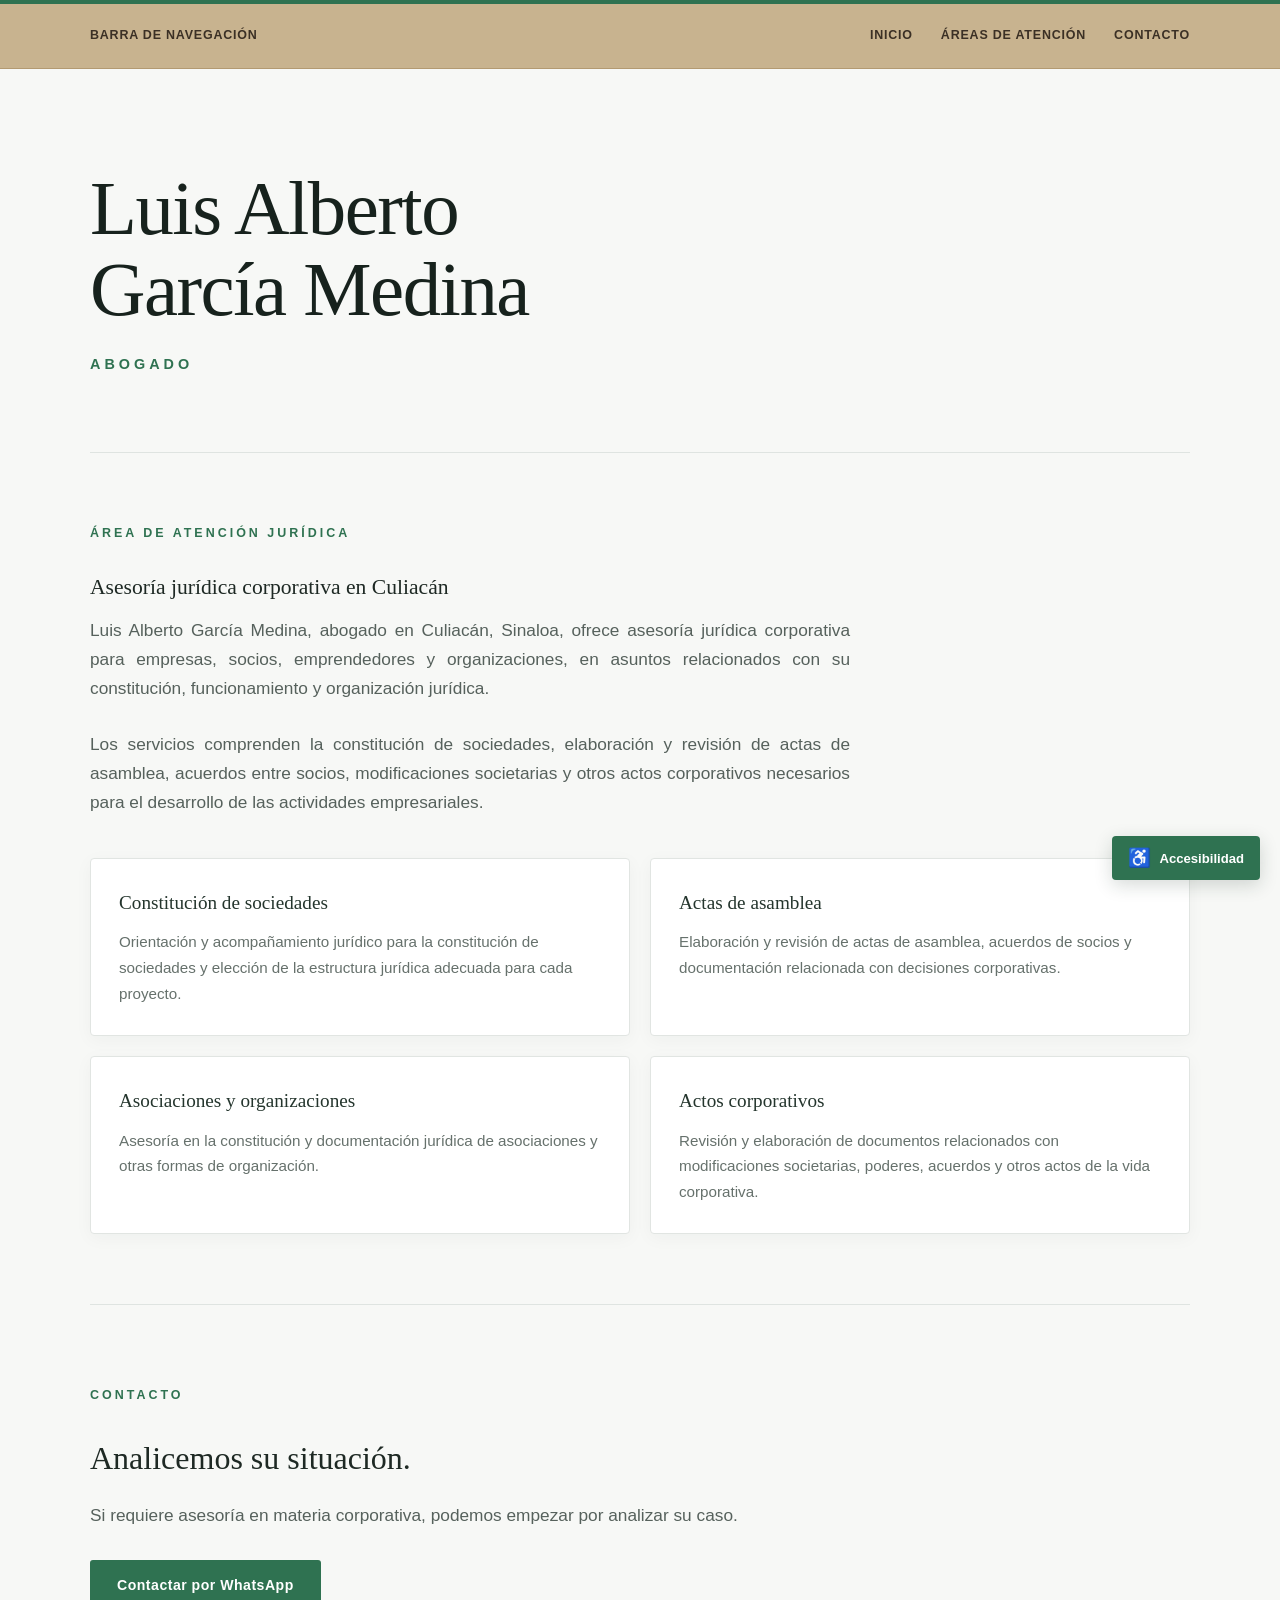
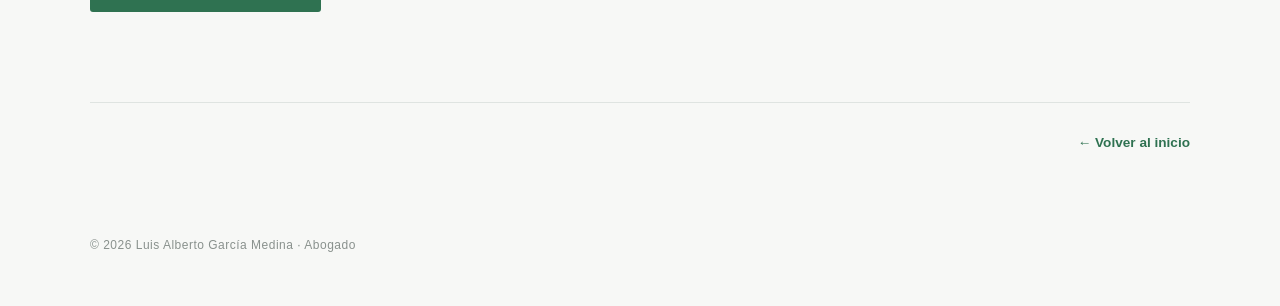
<file: corporativo.html>
<!DOCTYPE html>
<html lang="es">

<head>
    <meta charset="UTF-8">

    <meta name="viewport"
          content="width=device-width, initial-scale=1.0">

  <meta name="description"
      content="Abogado corporativo en Culiacán, Sinaloa. Asesoría jurídica para empresas, constitución de sociedades, actas de asamblea y actos corporativos.">

    <title>Abogado Corporativo en Culiacán | Luis Alberto García Medina</title>
<link rel="icon" type="image/png" href="icon.png">
    <link rel="stylesheet" href="style.css">
</head>

<body>
<nav class="navbar">
    <div class="nav-contenido">

        <span class="nav-titulo">
            Barra de navegación
        </span>

        <div class="nav-enlaces">
            <a href="index.html">Inicio</a>
            <a href="index.html#areas-atencion">Áreas de atención</a>
            <a href="index.html#contacto">Contacto</a>
        </div>

    </div>
</nav>

<!-- ACCESIBILIDAD -->
<div class="accesibilidad">

    <button class="accesibilidad-boton"
            type="button"
            aria-label="Abrir opciones de accesibilidad"
            aria-expanded="false">
        <span class="accesibilidad-icono" aria-hidden="true">♿</span>
        <span>Accesibilidad</span>
    </button>

    <div class="accesibilidad-panel"
         aria-label="Opciones de accesibilidad">

        <div class="accesibilidad-encabezado">

            <h2>Accesibilidad</h2>

            <button class="accesibilidad-cerrar"
                    type="button"
                    aria-label="Cerrar opciones de accesibilidad">
                ×
            </button>

        </div>

        <div class="accesibilidad-tamano">

            <button type="button"
                    id="texto-reducir"
                    aria-label="Reducir tamaño del texto">
                A−
            </button>

            <button type="button"
                    id="texto-normal"
                    aria-label="Restablecer tamaño del texto">
                A
            </button>

            <button type="button"
                    id="texto-aumentar"
                    aria-label="Aumentar tamaño del texto">
                A+
            </button>

        </div>

        <button type="button"
                id="alto-contraste"
                aria-pressed="false">
            ◐ Alto contraste
        </button>

        <button type="button"
                id="resaltar-enlaces"
                aria-pressed="false">
            🔗 Resaltar enlaces
        </button>

        <button type="button"
                id="texto-legible"
                aria-pressed="false">
            ▣ Texto más legible
        </button>

        <hr>

        <button type="button"
                id="leer-pagina">
            🔊 Leer página
        </button>

        <button type="button"
                id="pausar-lectura">
            ⏸ Pausar lectura
        </button>

        <button type="button"
                id="detener-lectura">
            ⏹ Detener lectura
        </button>

        <hr>

        <button type="button"
                id="restablecer-accesibilidad">
            ↺ Restablecer
        </button>

    </div>

</div>

<header>
    <h1>Luis Alberto<br>García Medina</h1>
    <p>Abogado</p>
</header>

<main class="texto-editorial">

    <!-- DERECHO CORPORATIVO -->
    <section>

      <h2>Área de atención jurídica</h2>

<h3>Asesoría jurídica corporativa en Culiacán</h3>

<p>
    Luis Alberto García Medina, abogado en Culiacán,
    Sinaloa, ofrece asesoría jurídica corporativa
    para empresas, socios, emprendedores y organizaciones,
    en asuntos relacionados con su constitución,
    funcionamiento y organización jurídica.
</p>

<p>
    Los servicios comprenden la constitución de sociedades,
    elaboración y revisión de actas de asamblea,
    acuerdos entre socios, modificaciones societarias
    y otros actos corporativos necesarios para
    el desarrollo de las actividades empresariales.
</p>

        <div class="servicios-detalle">

            <div>
                <h3>Constitución de sociedades</h3>
                <p>
                    Orientación y acompañamiento jurídico para la
                    constitución de sociedades y elección de la
                    estructura jurídica adecuada para cada proyecto.
                </p>
            </div>

            <div>
                <h3>Actas de asamblea</h3>
                <p>
                    Elaboración y revisión de actas de asamblea,
                    acuerdos de socios y documentación relacionada
                    con decisiones corporativas.
                </p>
            </div>

            <div>
                <h3>Asociaciones y organizaciones</h3>
                <p>
                    Asesoría en la constitución y documentación
                    jurídica de asociaciones y otras formas
                    de organización.
                </p>
            </div>

            <div>
                <h3>Actos corporativos</h3>
                <p>
                    Revisión y elaboración de documentos relacionados
                    con modificaciones societarias, poderes,
                    acuerdos y otros actos de la vida corporativa.
                </p>
            </div>

        </div>

    </section>


    <!-- CONTACTO -->
    <section>

        <h2>Contacto</h2>

        <h3>Analicemos su situación.</h3>

        <p>
            Si requiere asesoría en materia corporativa,
            podemos empezar por analizar su caso.
        </p>

        <a class="boton"
           href="https://wa.me/526676974599?text=Hola%20Lic.%20Luis%20Garc%C3%ADa%2C%20vi%20la%20secci%C3%B3n%20de%20Derecho%20Corporativo%20de%20su%20p%C3%A1gina%20y%20me%20gustar%C3%ADa%20hacerle%20una%20consulta."
           target="_blank"
           rel="noopener noreferrer">
            Contactar por WhatsApp
        </a>

    </section>
<!-- REGRESAR AL INICIO -->
<div class="regresar-inicio">
    <a href="index.html" class="volver">
        ← Volver al inicio
    </a>
</div>
</main>


<footer>
    © 2026 Luis Alberto García Medina · Abogado
</footer>
<script src="script.js"></script>
</body>
</html>
</file>
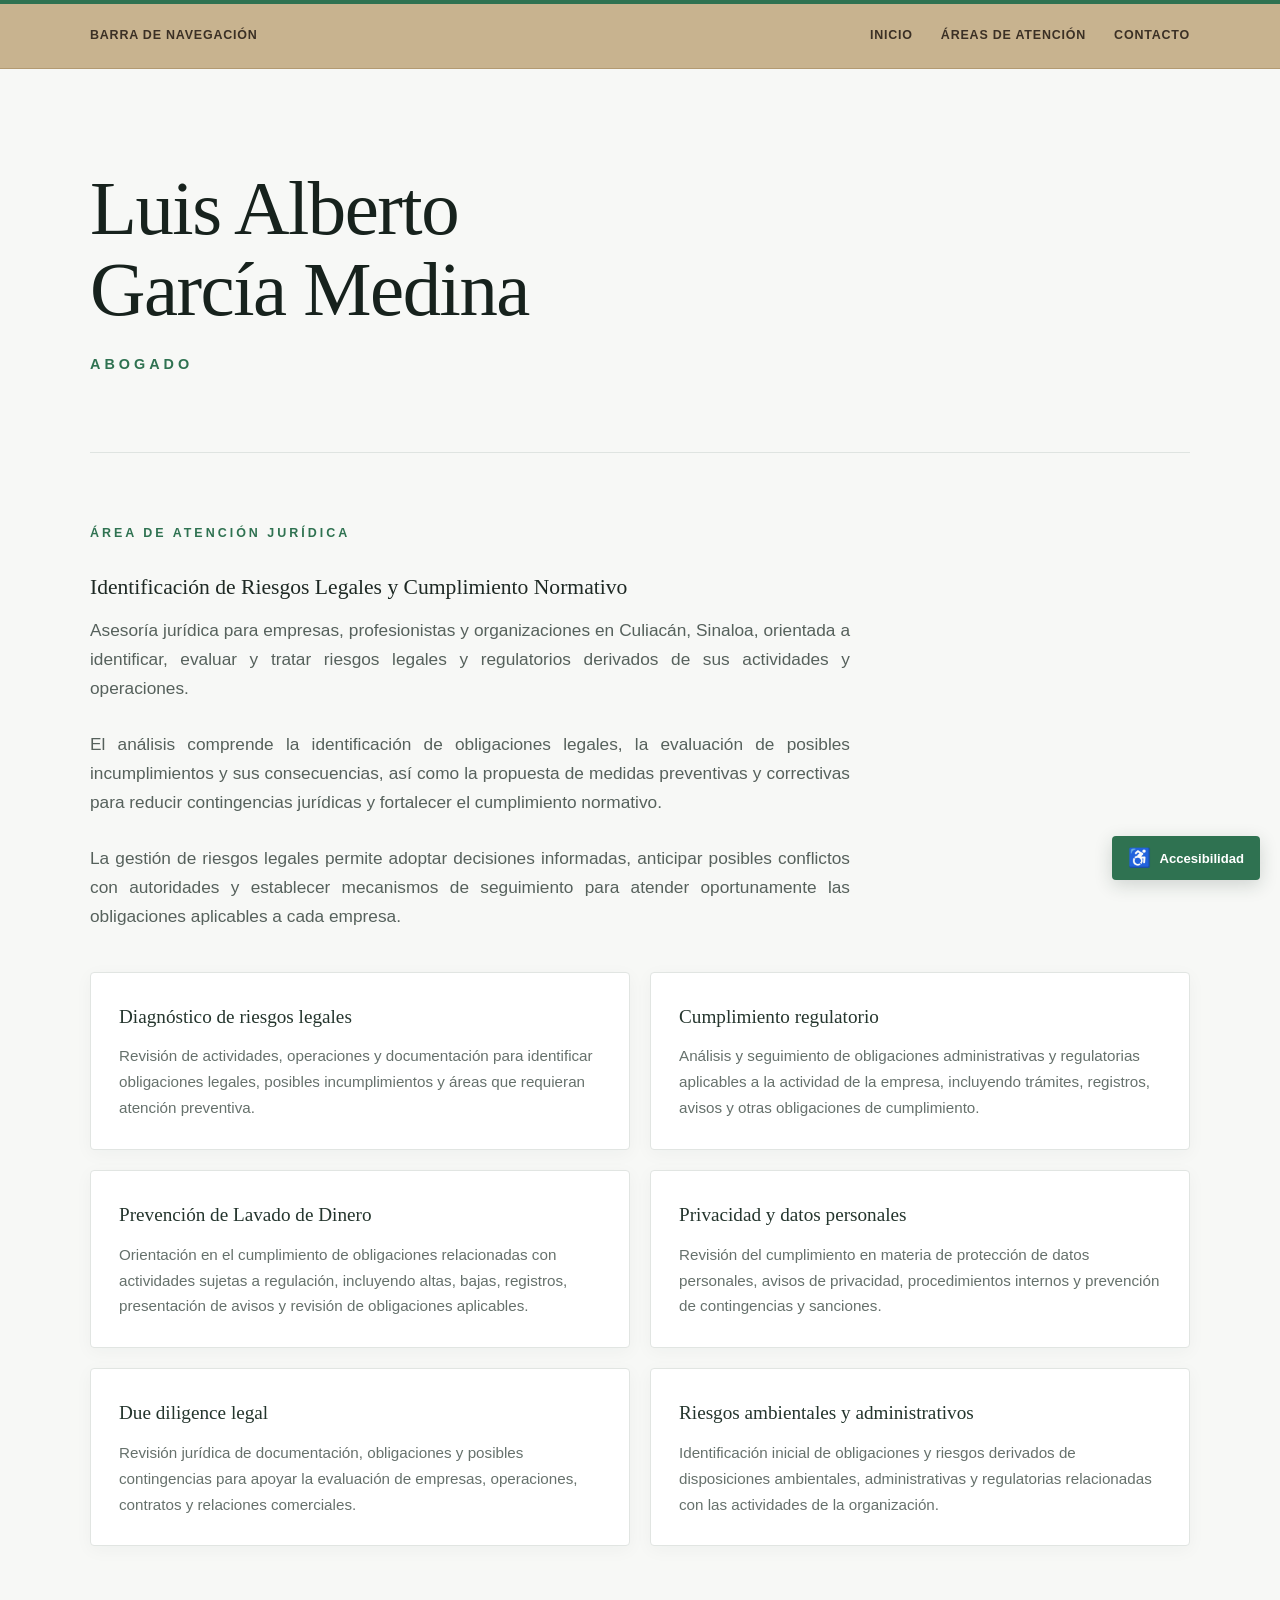
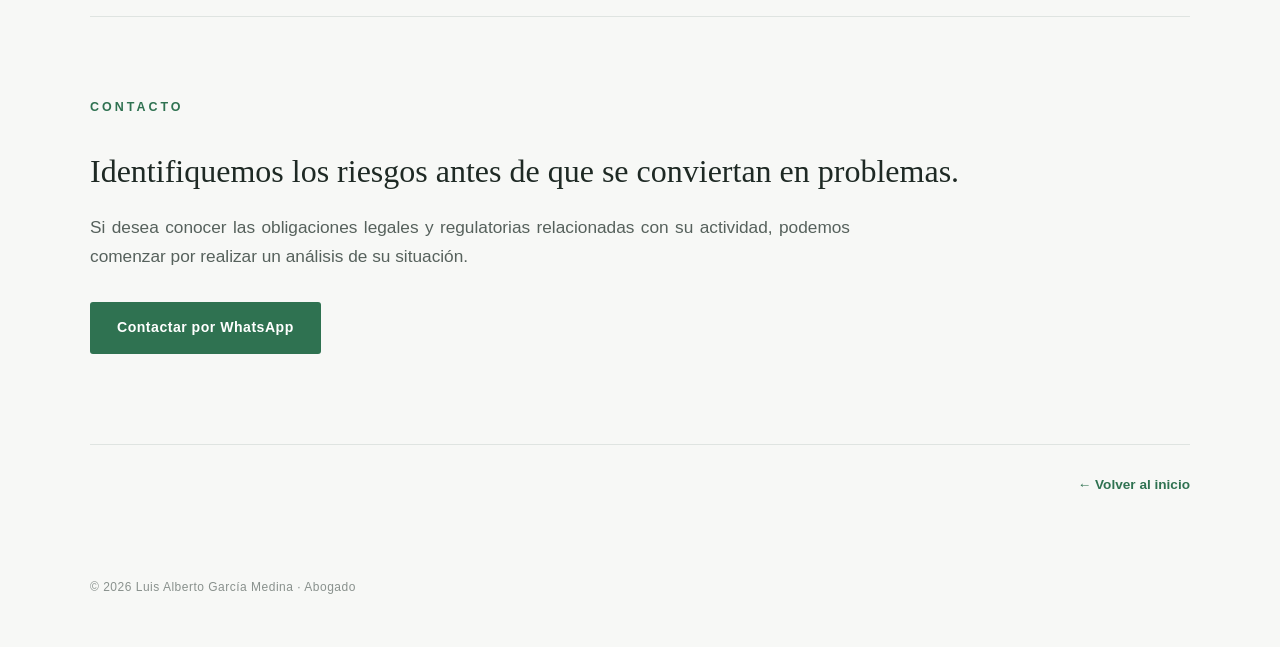
<file: cumplimiento-normativo.html>
<!DOCTYPE html>
<html lang="es">

<head>
    <meta charset="UTF-8">

    <meta name="viewport"
          content="width=device-width, initial-scale=1.0">

   <meta name="description"
      content="Identificación, evaluación y tratamiento de riesgos legales y regulatorios para empresas en Culiacán. Cumplimiento normativo y prevención de contingencias jurídicas.">

   <title>Riesgos Legales y Cumplimiento Normativo en Culiacán | Luis García</title>
<link rel="icon" type="image/png" href="icon.png">
    <link rel="stylesheet" href="style.css">
</head>

<body>
<nav class="navbar">
    <div class="nav-contenido">

        <span class="nav-titulo">
            Barra de navegación
        </span>

        <div class="nav-enlaces">
            <a href="index.html">Inicio</a>
            <a href="index.html#areas-atencion">Áreas de atención</a>
            <a href="index.html#contacto">Contacto</a>
        </div>

    </div>
</nav>

<!-- ACCESIBILIDAD -->
<div class="accesibilidad">

    <button class="accesibilidad-boton"
            type="button"
            aria-label="Abrir opciones de accesibilidad"
            aria-expanded="false">
        <span class="accesibilidad-icono" aria-hidden="true">♿</span>
        <span>Accesibilidad</span>
    </button>

    <div class="accesibilidad-panel"
         aria-label="Opciones de accesibilidad">

        <div class="accesibilidad-encabezado">

            <h2>Accesibilidad</h2>

            <button class="accesibilidad-cerrar"
                    type="button"
                    aria-label="Cerrar opciones de accesibilidad">
                ×
            </button>

        </div>

        <div class="accesibilidad-tamano">

            <button type="button"
                    id="texto-reducir"
                    aria-label="Reducir tamaño del texto">
                A−
            </button>

            <button type="button"
                    id="texto-normal"
                    aria-label="Restablecer tamaño del texto">
                A
            </button>

            <button type="button"
                    id="texto-aumentar"
                    aria-label="Aumentar tamaño del texto">
                A+
            </button>

        </div>

        <button type="button"
                id="alto-contraste"
                aria-pressed="false">
            ◐ Alto contraste
        </button>

        <button type="button"
                id="resaltar-enlaces"
                aria-pressed="false">
            🔗 Resaltar enlaces
        </button>

        <button type="button"
                id="texto-legible"
                aria-pressed="false">
            ▣ Texto más legible
        </button>

        <hr>

        <button type="button"
                id="leer-pagina">
            🔊 Leer página
        </button>

        <button type="button"
                id="pausar-lectura">
            ⏸ Pausar lectura
        </button>

        <button type="button"
                id="detener-lectura">
            ⏹ Detener lectura
        </button>

        <hr>

        <button type="button"
                id="restablecer-accesibilidad">
            ↺ Restablecer
        </button>

    </div>

</div>

<header>
    <h1>Luis Alberto<br>García Medina</h1>
    <p>Abogado</p>
</header>

<main class="texto-editorial">

    <!-- CUMPLIMIENTO NORMATIVO -->
    <section>

       <h2>Área de atención jurídica</h2>

<h3>Identificación de Riesgos Legales y Cumplimiento Normativo</h3>

<p>
    Asesoría jurídica para empresas, profesionistas y
    organizaciones en Culiacán, Sinaloa, orientada a
    identificar, evaluar y tratar riesgos legales y
    regulatorios derivados de sus actividades y operaciones.
</p>

<p>
    El análisis comprende la identificación de obligaciones
    legales, la evaluación de posibles incumplimientos y
    sus consecuencias, así como la propuesta de medidas
    preventivas y correctivas para reducir contingencias
    jurídicas y fortalecer el cumplimiento normativo.
</p>

<p>
    La gestión de riesgos legales permite adoptar decisiones
    informadas, anticipar posibles conflictos con autoridades
    y establecer mecanismos de seguimiento para atender
    oportunamente las obligaciones aplicables a cada empresa.
</p>

        <div class="servicios-detalle">

            <div>
                <h3>Diagnóstico de riesgos legales</h3>
                <p>
                    Revisión de actividades, operaciones y documentación
                    para identificar obligaciones legales, posibles
                    incumplimientos y áreas que requieran atención
                    preventiva.
                </p>
            </div>

            <div>
                <h3>Cumplimiento regulatorio</h3>
                <p>
                    Análisis y seguimiento de obligaciones administrativas
                    y regulatorias aplicables a la actividad de la empresa,
                    incluyendo trámites, registros, avisos y otras
                    obligaciones de cumplimiento.
                </p>
            </div>

            <div>
                <h3>Prevención de Lavado de Dinero</h3>
                <p>
                    Orientación en el cumplimiento de obligaciones
                    relacionadas con actividades sujetas a regulación,
                    incluyendo altas, bajas, registros, presentación
                    de avisos y revisión de obligaciones aplicables.
                </p>
            </div>

            <div>
                <h3>Privacidad y datos personales</h3>
                <p>
                    Revisión del cumplimiento en materia de protección
                    de datos personales, avisos de privacidad,
                    procedimientos internos y prevención de contingencias
                    y sanciones.
                </p>
            </div>

            <div>
                <h3>Due diligence legal</h3>
                <p>
                    Revisión jurídica de documentación, obligaciones
                    y posibles contingencias para apoyar la evaluación
                    de empresas, operaciones, contratos y relaciones
                    comerciales.
                </p>
            </div>

            <div>
                <h3>Riesgos ambientales y administrativos</h3>
                <p>
                    Identificación inicial de obligaciones y riesgos
                    derivados de disposiciones ambientales,
                    administrativas y regulatorias relacionadas
                    con las actividades de la organización.
                </p>
            </div>

        </div>

    </section>


    <!-- CONTACTO -->
    <section>

        <h2>Contacto</h2>

        <h3>Identifiquemos los riesgos antes de que se conviertan en problemas.</h3>

        <p>
            Si desea conocer las obligaciones legales y regulatorias
            relacionadas con su actividad, podemos comenzar por realizar
            un análisis de su situación.
        </p>

        <a class="boton"
           href="https://wa.me/526676974599?text=Hola%20Lic.%20Luis%20Garc%C3%ADa%2C%20vi%20la%20secci%C3%B3n%20de%20Riesgos%20Legales%20y%20Cumplimiento%20Normativo%20de%20su%20p%C3%A1gina%20y%20me%20gustar%C3%ADa%20hacerle%20una%20consulta."
           target="_blank"
           rel="noopener noreferrer">
            Contactar por WhatsApp
        </a>

    </section>


    <!-- REGRESAR AL INICIO -->
    <div class="regresar-inicio">
        <a href="index.html" class="volver">
            ← Volver al inicio
        </a>
    </div>

</main>

<footer>
    © 2026 Luis Alberto García Medina · Abogado
</footer>
<script src="script.js"></script>
</body>
</html>
</file>
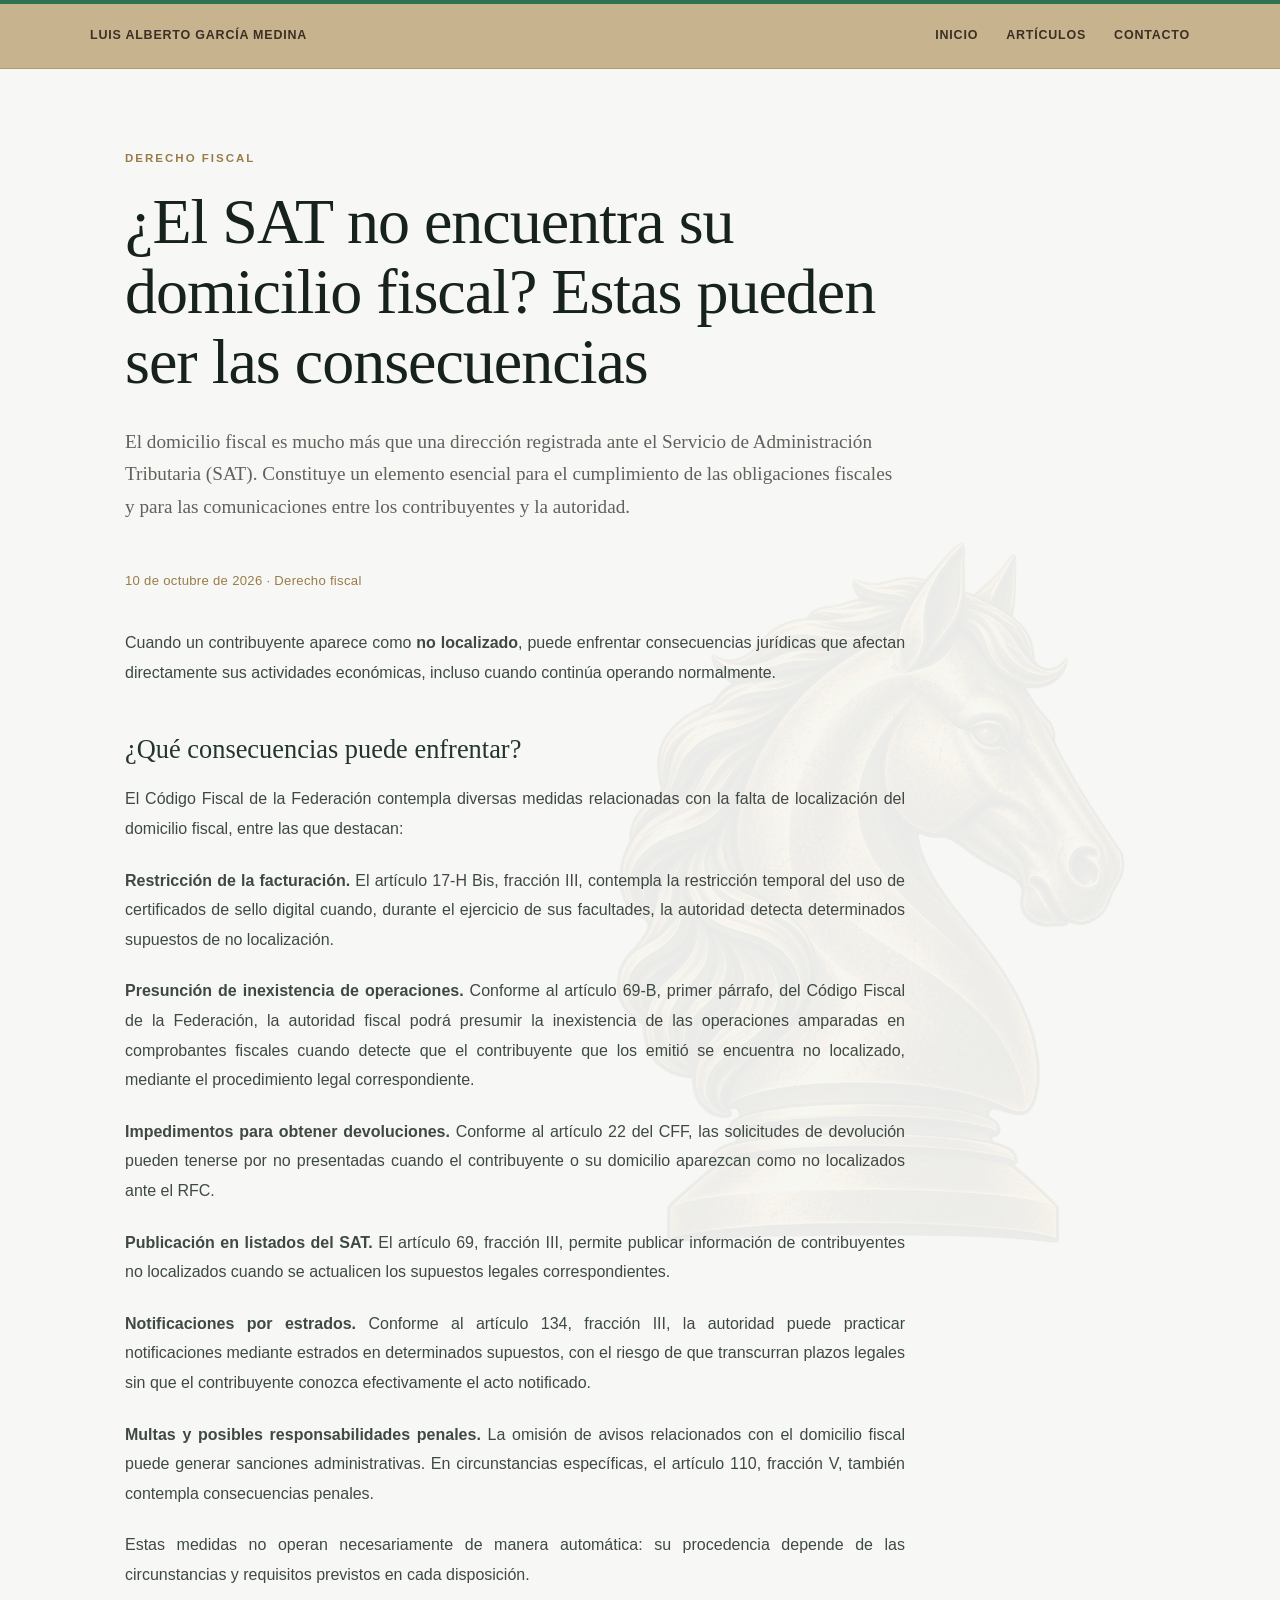
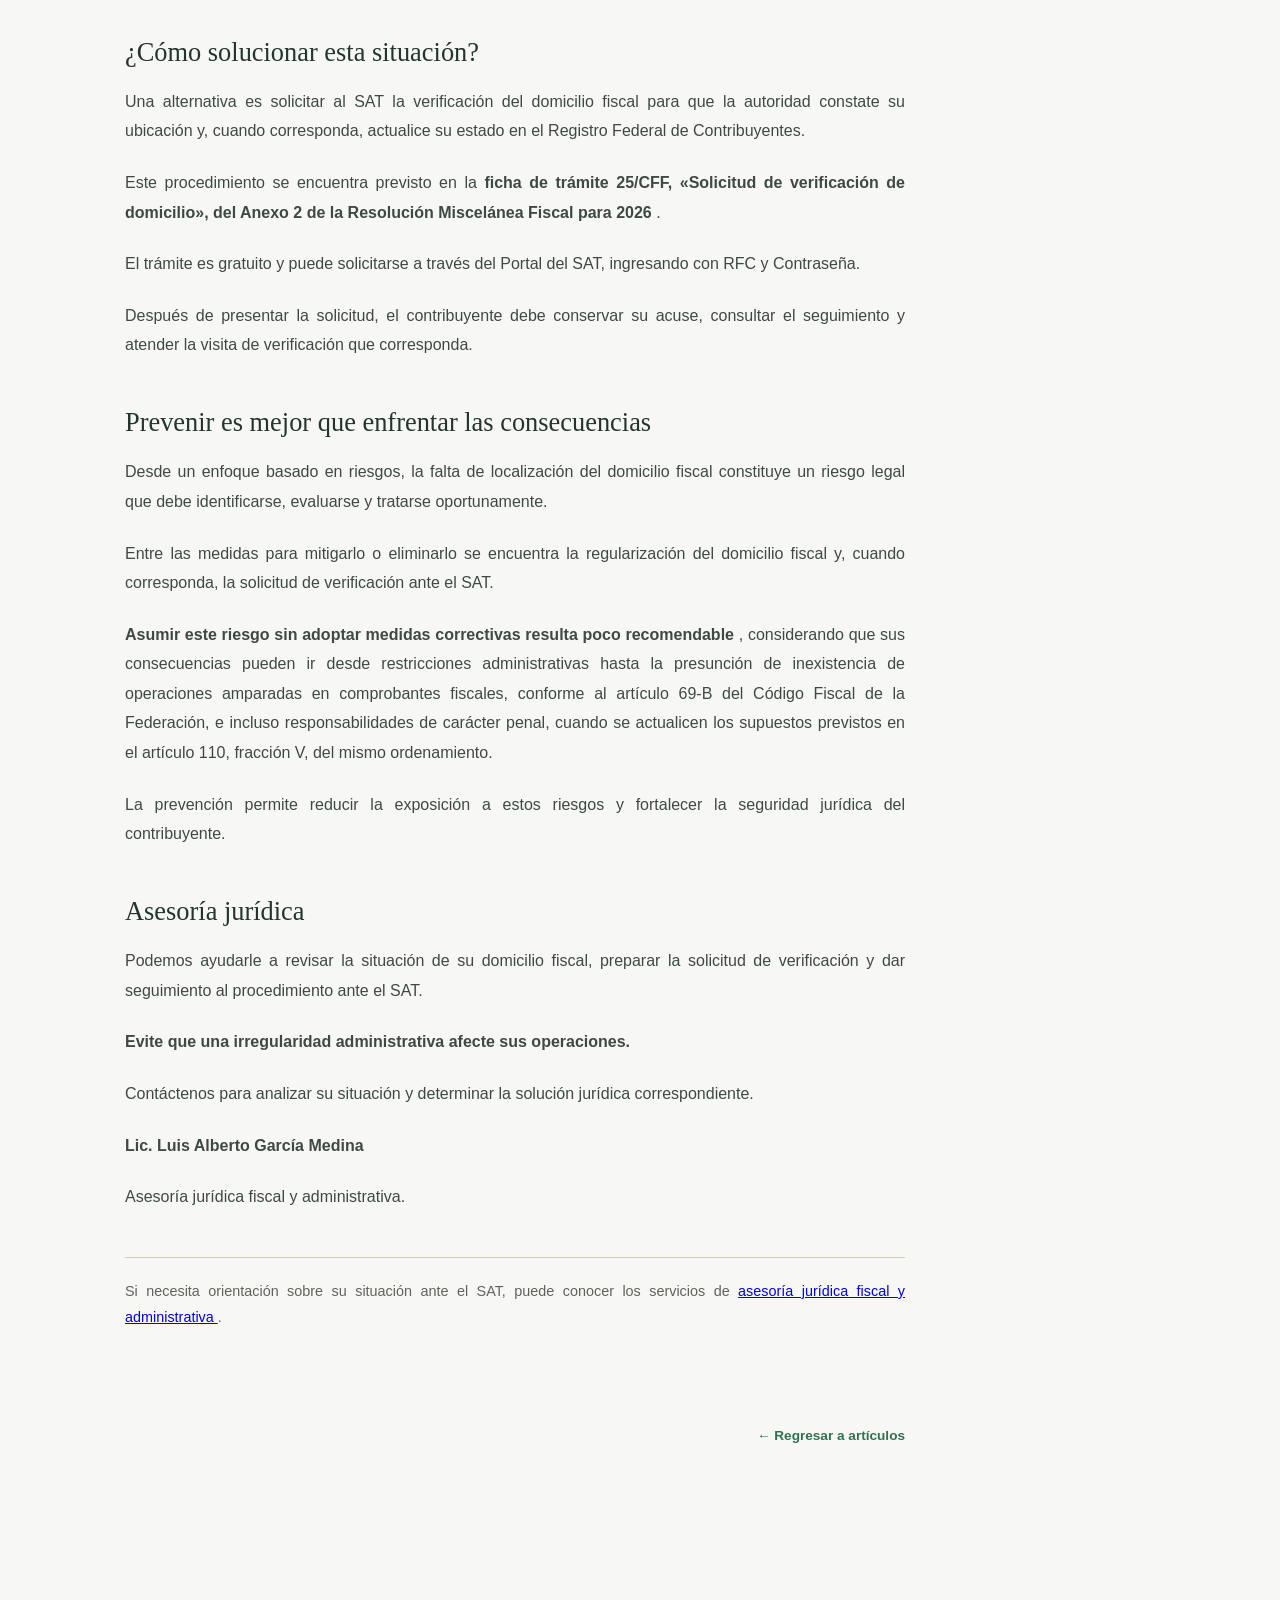
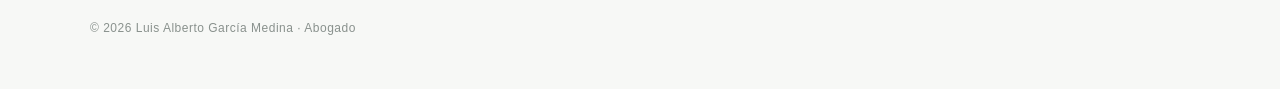
<file: domicilio-fiscal-no-localizado.html>
<!DOCTYPE html>
<html lang="es">

<head>
    <meta charset="UTF-8">
    <meta name="viewport" content="width=device-width, initial-scale=1.0">

    <title>¿El SAT no encuentra su domicilio fiscal? | Luis Alberto García Medina</title>

    <meta name="description"
          content="Conoce las consecuencias de aparecer como no localizado ante el SAT, sus fundamentos legales y cómo solicitar la verificación del domicilio fiscal.">

    <meta name="author" content="Luis Alberto García Medina">

    <link rel="icon" type="image/png" href="icon.png">

  <link rel="canonical"
      href="https://luisgarciaabogados.com/domicilio-fiscal-no-localizado.html">

    <script type="application/ld+json">
    {
      "@context": "https://schema.org",
      "@type": "Article",
      "headline": "¿El SAT no encuentra su domicilio fiscal? Estas pueden ser las consecuencias",
      "description": "Consecuencias jurídicas de aparecer como no localizado ante el SAT y procedimiento para solicitar la verificación del domicilio fiscal.",
      "author": {
        "@type": "Person",
        "name": "Luis Alberto García Medina"
      },
      "datePublished": "2026-10-10",
      "inLanguage": "es-MX",
      "mainEntityOfPage": {
        "@type": "WebPage",
        "@id": "https://luisgarciaabogados.com/domicilio-fiscal-no-localizado.html"
      },
      "publisher": {
        "@type": "Person",
        "name": "Luis Alberto García Medina"
      }
    }
    </script>

   <link rel="stylesheet" href="style.css?v=6">
</head>

<body>

    <nav class="navbar">
        <div class="nav-contenido">

            <span class="nav-titulo">
                Luis Alberto García Medina
            </span>

            <div class="nav-enlaces">
                <a href="index.html">Inicio</a>
                <a href="articulos.html">Artículos</a>
                <a href="index.html#contacto">Contacto</a>
            </div>

        </div>
    </nav>

    <main class="pagina-articulo">

        <article class="articulo-completo">

            <div class="marca-agua caballo" aria-hidden="true"></div>

            <span class="articulo-categoria">
                Derecho fiscal
            </span>

            <h1>
                ¿El SAT no encuentra su domicilio fiscal?
                Estas pueden ser las consecuencias
            </h1>

            <p class="articulo-entrada">
                El domicilio fiscal es mucho más que una dirección registrada
                ante el Servicio de Administración Tributaria (SAT).
                Constituye un elemento esencial para el cumplimiento
                de las obligaciones fiscales y para las comunicaciones
                entre los contribuyentes y la autoridad.
            </p>

            <div class="contenido-articulo">

                <p class="articulo-fecha">
                    10 de octubre de 2026 · Derecho fiscal
                </p>

                <p>
                    Cuando un contribuyente aparece como
                    <strong>no localizado</strong>, puede enfrentar
                    consecuencias jurídicas que afectan directamente
                    sus actividades económicas, incluso cuando
                    continúa operando normalmente.
                </p>

                <h2>¿Qué consecuencias puede enfrentar?</h2>

                <p>
                    El Código Fiscal de la Federación contempla diversas
                    medidas relacionadas con la falta de localización
                    del domicilio fiscal, entre las que destacan:
                </p>

                <p>
                    <strong>Restricción de la facturación.</strong>
                    El artículo 17-H Bis, fracción III, contempla la
                    restricción temporal del uso de certificados de sello
                    digital cuando, durante el ejercicio de sus facultades,
                    la autoridad detecta determinados supuestos de no localización.
                </p>

                <p>
                    <strong>Presunción de inexistencia de operaciones.</strong>
                    Conforme al artículo 69-B, primer párrafo, del Código
                    Fiscal de la Federación, la autoridad fiscal podrá
                    presumir la inexistencia de las operaciones amparadas
                    en comprobantes fiscales cuando detecte que el
                    contribuyente que los emitió se encuentra no localizado,
                    mediante el procedimiento legal correspondiente.
                </p>

                <p>
                    <strong>Impedimentos para obtener devoluciones.</strong>
                    Conforme al artículo 22 del CFF, las solicitudes
                    de devolución pueden tenerse por no presentadas
                    cuando el contribuyente o su domicilio aparezcan
                    como no localizados ante el RFC.
                </p>

                <p>
                    <strong>Publicación en listados del SAT.</strong>
                    El artículo 69, fracción III, permite publicar
                    información de contribuyentes no localizados
                    cuando se actualicen los supuestos legales correspondientes.
                </p>

                <p>
                    <strong>Notificaciones por estrados.</strong>
                    Conforme al artículo 134, fracción III, la autoridad
                    puede practicar notificaciones mediante estrados
                    en determinados supuestos, con el riesgo de que
                    transcurran plazos legales sin que el contribuyente
                    conozca efectivamente el acto notificado.
                </p>

                <p>
                    <strong>Multas y posibles responsabilidades penales.</strong>
                    La omisión de avisos relacionados con el domicilio
                    fiscal puede generar sanciones administrativas.
                    En circunstancias específicas, el artículo 110,
                    fracción V, también contempla consecuencias penales.
                </p>

                <p>
                    Estas medidas no operan necesariamente de manera
                    automática: su procedencia depende de las circunstancias
                    y requisitos previstos en cada disposición.
                </p>

                <h2>¿Cómo solucionar esta situación?</h2>

                <p>
                    Una alternativa es solicitar al SAT la verificación
                    del domicilio fiscal para que la autoridad constate
                    su ubicación y, cuando corresponda, actualice
                    su estado en el Registro Federal de Contribuyentes.
                </p>

                <p>
                    Este procedimiento se encuentra previsto en la
                    <strong>
                        ficha de trámite 25/CFF, «Solicitud de verificación
                        de domicilio», del Anexo 2 de la Resolución
                        Miscelánea Fiscal para 2026
                    </strong>.
                </p>

                <p>
                    El trámite es gratuito y puede solicitarse a través
                    del Portal del SAT, ingresando con RFC y Contraseña.
                </p>

                <p>
                    Después de presentar la solicitud, el contribuyente
                    debe conservar su acuse, consultar el seguimiento
                    y atender la visita de verificación que corresponda.
                </p>

                <h2>Prevenir es mejor que enfrentar las consecuencias</h2>

                <p>
                    Desde un enfoque basado en riesgos, la falta
                    de localización del domicilio fiscal constituye
                    un riesgo legal que debe identificarse, evaluarse
                    y tratarse oportunamente.
                </p>

                <p>
                    Entre las medidas para mitigarlo o eliminarlo
                    se encuentra la regularización del domicilio fiscal
                    y, cuando corresponda, la solicitud de verificación
                    ante el SAT.
                </p>

                <p>
                    <strong>
                        Asumir este riesgo sin adoptar medidas correctivas
                        resulta poco recomendable
                    </strong>,
                    considerando que sus consecuencias pueden ir desde
                    restricciones administrativas hasta la presunción
                    de inexistencia de operaciones amparadas en comprobantes
                    fiscales, conforme al artículo 69-B del Código Fiscal
                    de la Federación, e incluso responsabilidades
                    de carácter penal, cuando se actualicen los supuestos
                    previstos en el artículo 110, fracción V,
                    del mismo ordenamiento.
                </p>

                <p>
                    La prevención permite reducir la exposición
                    a estos riesgos y fortalecer la seguridad jurídica
                    del contribuyente.
                </p>

                <h2>Asesoría jurídica</h2>

                <p>
                    Podemos ayudarle a revisar la situación de su
                    domicilio fiscal, preparar la solicitud de verificación
                    y dar seguimiento al procedimiento ante el SAT.
                </p>

                <p>
                    <strong>
                        Evite que una irregularidad administrativa
                        afecte sus operaciones.
                    </strong>
                </p>

                <p>
                    Contáctenos para analizar su situación y determinar
                    la solución jurídica correspondiente.
                </p>

                <p>
                    <strong>Lic. Luis Alberto García Medina</strong>
                </p>

               <p>
    Asesoría jurídica fiscal y administrativa.
</p>

<p>
    Si necesita orientación sobre su situación ante el SAT,
    puede conocer los servicios de
    <a href="fiscal-administrativo.html">
        asesoría jurídica fiscal y administrativa
    </a>.
</p>

</div>

</article>

        <div class="regresar-inicio">
            <a class="volver" href="articulos.html">
                ← Regresar a artículos
            </a>
        </div>

    </main>

    <footer>
        <p>© 2026 Luis Alberto García Medina · Abogado</p>
    </footer>

</body>
</html>
</file>
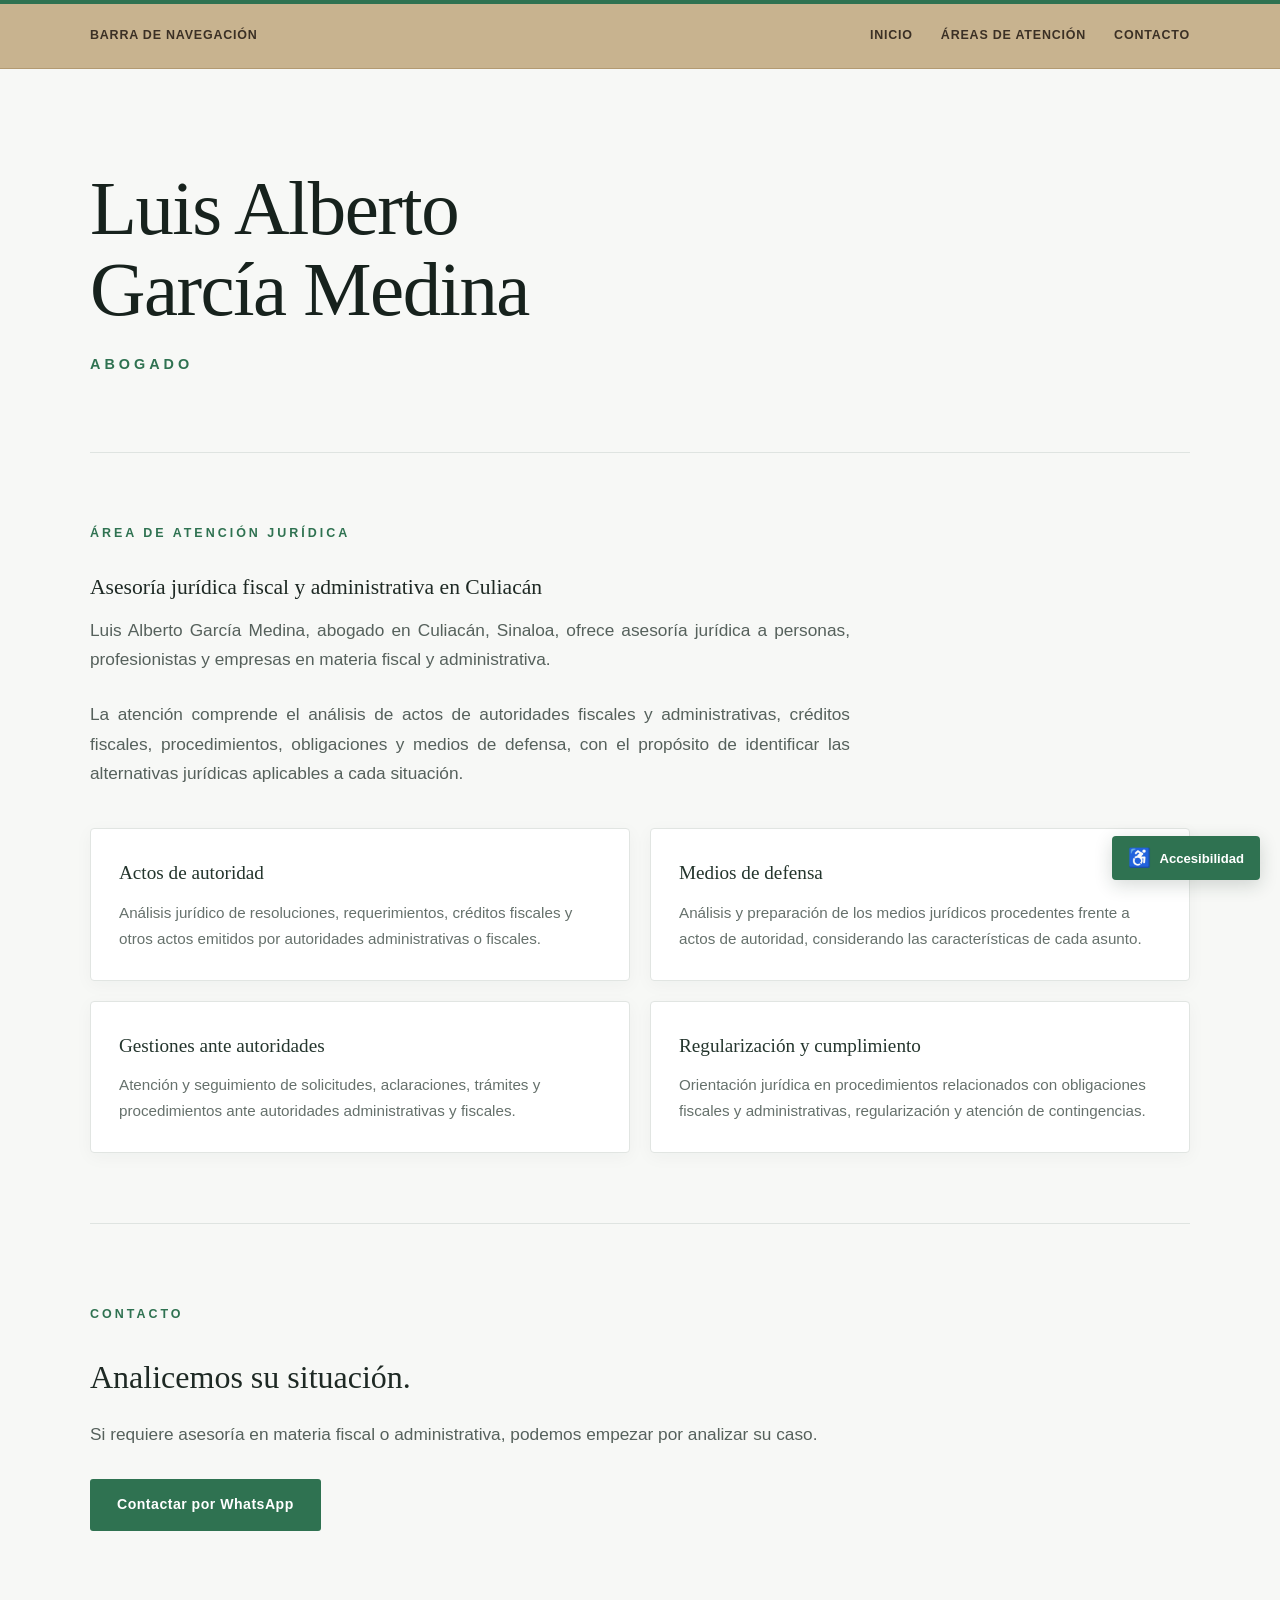
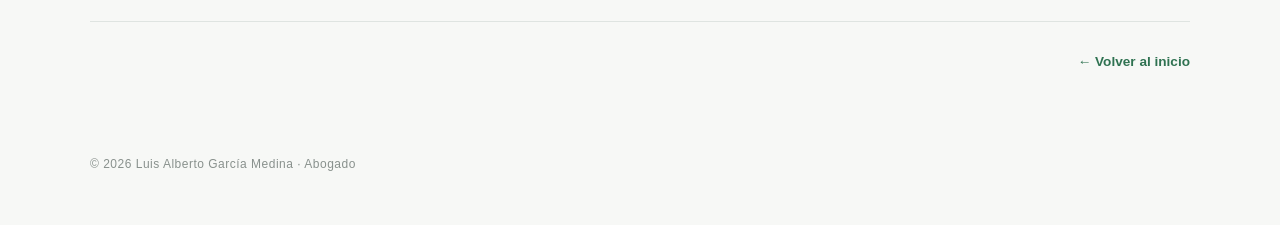
<file: fiscal-administrativo.html>
<!DOCTYPE html>
<html lang="es">

<head>
    <meta charset="UTF-8">

    <meta name="viewport"
          content="width=device-width, initial-scale=1.0">

    <meta name="description"
      content="Abogado fiscal en Culiacán, Sinaloa. Asesoría jurídica fiscal y administrativa, análisis de actos de autoridad, créditos fiscales y medios de defensa.">

    <title>Abogado Fiscal en Culiacán | Luis Alberto García Medina</title>
<link rel="icon" type="image/png" href="icon.png">
    <link rel="stylesheet" href="style.css">
</head>

<body>
<nav class="navbar">
    <div class="nav-contenido">

        <span class="nav-titulo">
            Barra de navegación
        </span>

        <div class="nav-enlaces">
            <a href="index.html">Inicio</a>
            <a href="index.html#areas-atencion">Áreas de atención</a>
            <a href="index.html#contacto">Contacto</a>
        </div>

    </div>
</nav>

<!-- ACCESIBILIDAD -->
<div class="accesibilidad">

    <button class="accesibilidad-boton"
            type="button"
            aria-label="Abrir opciones de accesibilidad"
            aria-expanded="false">
        <span class="accesibilidad-icono" aria-hidden="true">♿</span>
        <span>Accesibilidad</span>
    </button>

    <div class="accesibilidad-panel"
         aria-label="Opciones de accesibilidad">

        <div class="accesibilidad-encabezado">

            <h2>Accesibilidad</h2>

            <button class="accesibilidad-cerrar"
                    type="button"
                    aria-label="Cerrar opciones de accesibilidad">
                ×
            </button>

        </div>

        <div class="accesibilidad-tamano">

            <button type="button"
                    id="texto-reducir"
                    aria-label="Reducir tamaño del texto">
                A−
            </button>

            <button type="button"
                    id="texto-normal"
                    aria-label="Restablecer tamaño del texto">
                A
            </button>

            <button type="button"
                    id="texto-aumentar"
                    aria-label="Aumentar tamaño del texto">
                A+
            </button>

        </div>

        <button type="button"
                id="alto-contraste"
                aria-pressed="false">
            ◐ Alto contraste
        </button>

        <button type="button"
                id="resaltar-enlaces"
                aria-pressed="false">
            🔗 Resaltar enlaces
        </button>

        <button type="button"
                id="texto-legible"
                aria-pressed="false">
            ▣ Texto más legible
        </button>

        <hr>

        <button type="button"
                id="leer-pagina">
            🔊 Leer página
        </button>

        <button type="button"
                id="pausar-lectura">
            ⏸ Pausar lectura
        </button>

        <button type="button"
                id="detener-lectura">
            ⏹ Detener lectura
        </button>

        <hr>

        <button type="button"
                id="restablecer-accesibilidad">
            ↺ Restablecer
        </button>

    </div>

</div>

<header>
    <h1>Luis Alberto<br>García Medina</h1>
    <p>Abogado</p>
</header>

<main class="texto-editorial">

    
    <!-- FISCAL Y ADMINISTRATIVO -->
    <section>

       <h2>Área de atención jurídica</h2>

<h3>Asesoría jurídica fiscal y administrativa en Culiacán</h3>

<p>
    Luis Alberto García Medina, abogado en Culiacán,
    Sinaloa, ofrece asesoría jurídica a personas,
    profesionistas y empresas en materia fiscal
    y administrativa.
</p>

<p>
    La atención comprende el análisis de actos
    de autoridades fiscales y administrativas,
    créditos fiscales, procedimientos, obligaciones
    y medios de defensa, con el propósito de identificar
    las alternativas jurídicas aplicables a cada situación.
</p>

        <div class="servicios-detalle">

            <div>
                <h3>Actos de autoridad</h3>
                <p>
                    Análisis jurídico de resoluciones, requerimientos,
                    créditos fiscales y otros actos emitidos por
                    autoridades administrativas o fiscales.
                </p>
            </div>

            <div>
                <h3>Medios de defensa</h3>
                <p>
                    Análisis y preparación de los medios jurídicos
                    procedentes frente a actos de autoridad,
                    considerando las características de cada asunto.
                </p>
            </div>

            <div>
                <h3>Gestiones ante autoridades</h3>
                <p>
                    Atención y seguimiento de solicitudes,
                    aclaraciones, trámites y procedimientos
                    ante autoridades administrativas y fiscales.
                </p>
            </div>

            <div>
                <h3>Regularización y cumplimiento</h3>
                <p>
                    Orientación jurídica en procedimientos relacionados
                    con obligaciones fiscales y administrativas,
                    regularización y atención de contingencias.
                </p>
            </div>

        </div>

    </section>


    <!-- CONTACTO -->
    <section>

        <h2>Contacto</h2>

        <h3>Analicemos su situación.</h3>

        <p>
            Si requiere asesoría en materia fiscal o administrativa,
            podemos empezar por analizar su caso.
        </p>

        <a class="boton"
           href="https://wa.me/526676974599?text=Hola%20Lic.%20Luis%20Garc%C3%ADa%2C%20vi%20la%20secci%C3%B3n%20Fiscal%20y%20Administrativa%20de%20su%20p%C3%A1gina%20y%20me%20gustar%C3%ADa%20hacerle%20una%20consulta."
           target="_blank"
           rel="noopener noreferrer">
            Contactar por WhatsApp
        </a>

    </section>
<!-- REGRESAR AL INICIO -->
<div class="regresar-inicio">
    <a href="index.html" class="volver">
        ← Volver al inicio
    </a>
</div>
</main>

<footer>
    © 2026 Luis Alberto García Medina · Abogado
</footer>
<script src="script.js"></script>
</body>
</html>
</file>
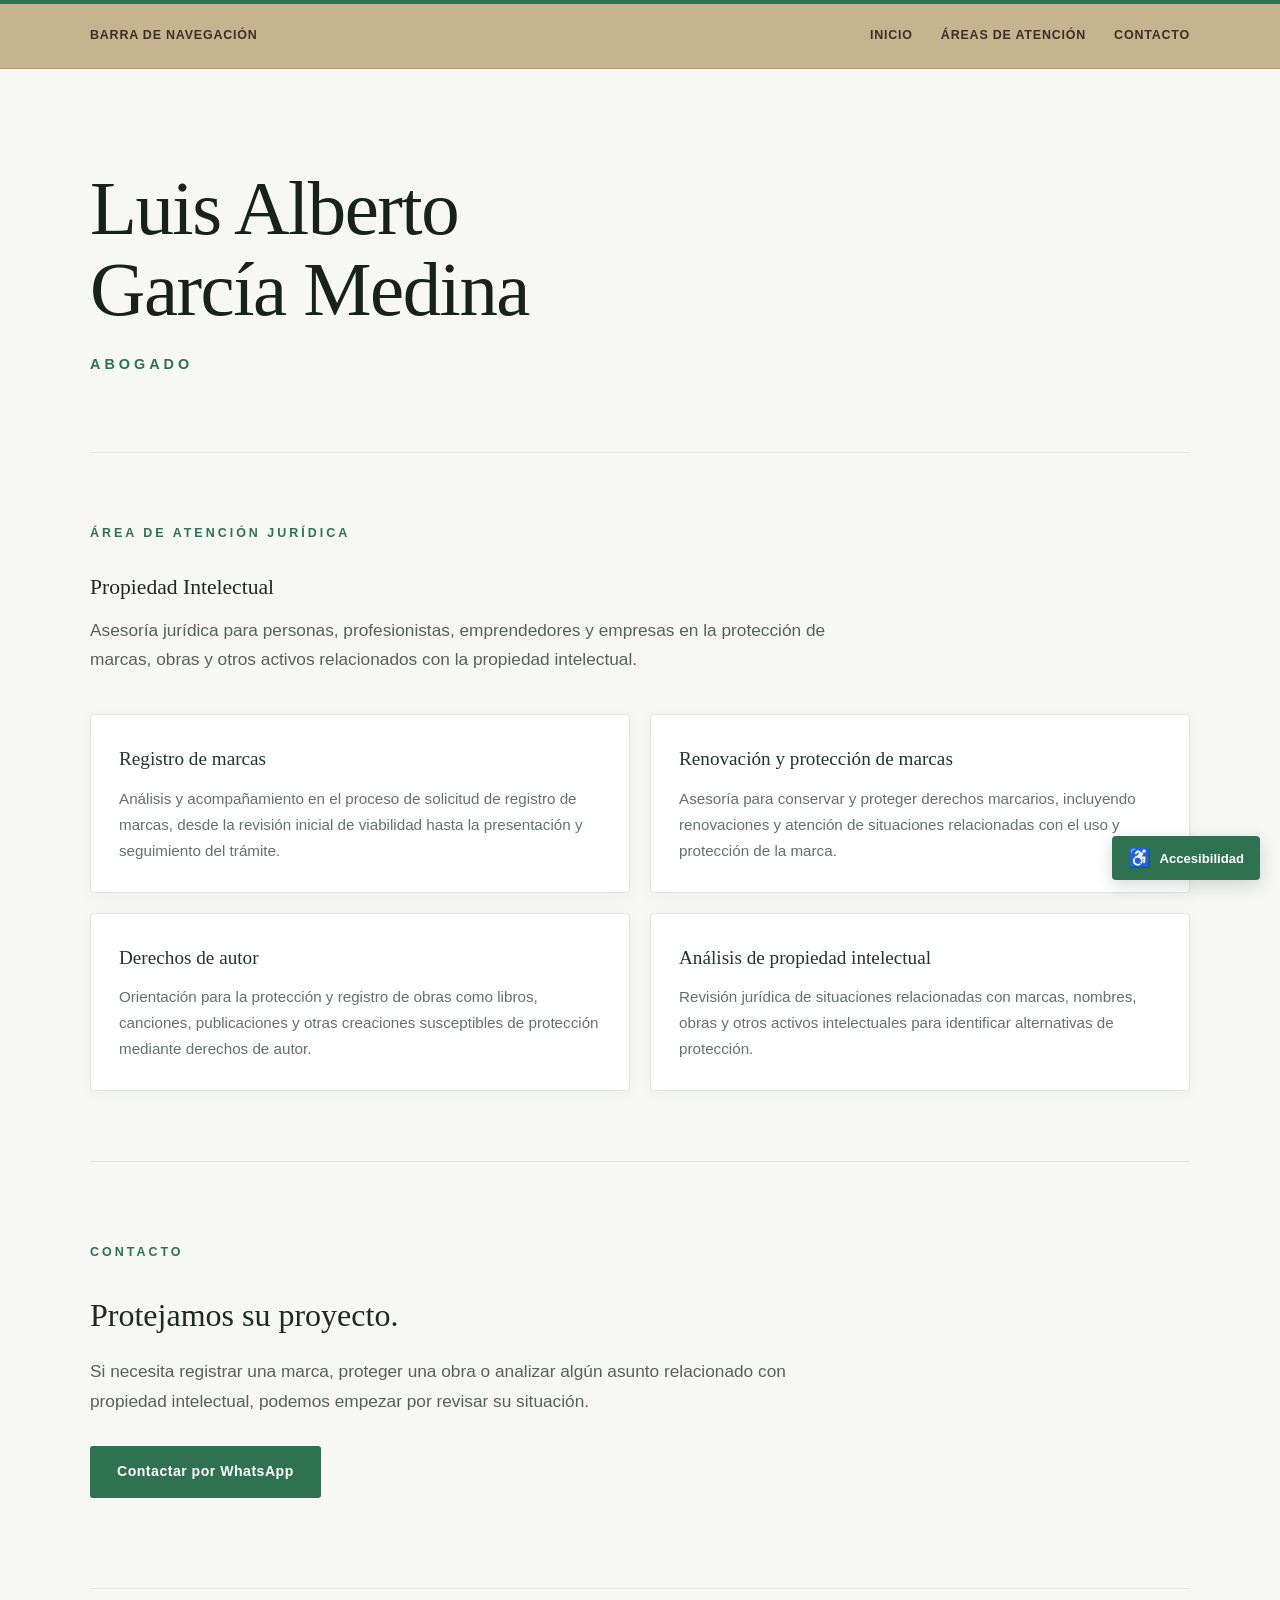
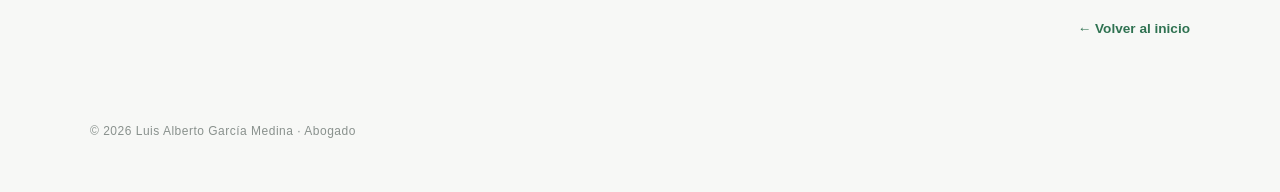
<file: propiedad-intelectual.html>
<!DOCTYPE html>
<html lang="es">

<head>
    <meta charset="UTF-8">

    <meta name="viewport"
          content="width=device-width, initial-scale=1.0">

    <meta name="description"
          content="Asesoría jurídica en propiedad intelectual. Registro, renovación y protección de marcas, así como derechos de autor. Luis Alberto García Medina, abogado.">

    <title>Propiedad Intelectual | Luis García </title>
<link rel="icon" type="image/png" href="icon.png">
    <link rel="stylesheet" href="style.css">
</head>

<body>
<nav class="navbar">
    <div class="nav-contenido">

        <span class="nav-titulo">
            Barra de navegación
        </span>

        <div class="nav-enlaces">
            <a href="index.html">Inicio</a>
            <a href="index.html#areas-atencion">Áreas de atención</a>
            <a href="index.html#contacto">Contacto</a>
        </div>

    </div>
</nav>

<!-- ACCESIBILIDAD -->
<div class="accesibilidad">

    <button class="accesibilidad-boton"
            type="button"
            aria-label="Abrir opciones de accesibilidad"
            aria-expanded="false">
        <span class="accesibilidad-icono" aria-hidden="true">♿</span>
        <span>Accesibilidad</span>
    </button>

    <div class="accesibilidad-panel"
         aria-label="Opciones de accesibilidad">

        <div class="accesibilidad-encabezado">

            <h2>Accesibilidad</h2>

            <button class="accesibilidad-cerrar"
                    type="button"
                    aria-label="Cerrar opciones de accesibilidad">
                ×
            </button>

        </div>

        <div class="accesibilidad-tamano">

            <button type="button"
                    id="texto-reducir"
                    aria-label="Reducir tamaño del texto">
                A−
            </button>

            <button type="button"
                    id="texto-normal"
                    aria-label="Restablecer tamaño del texto">
                A
            </button>

            <button type="button"
                    id="texto-aumentar"
                    aria-label="Aumentar tamaño del texto">
                A+
            </button>

        </div>

        <button type="button"
                id="alto-contraste"
                aria-pressed="false">
            ◐ Alto contraste
        </button>

        <button type="button"
                id="resaltar-enlaces"
                aria-pressed="false">
            🔗 Resaltar enlaces
        </button>

        <button type="button"
                id="texto-legible"
                aria-pressed="false">
            ▣ Texto más legible
        </button>

        <hr>

        <button type="button"
                id="leer-pagina">
            🔊 Leer página
        </button>

        <button type="button"
                id="pausar-lectura">
            ⏸ Pausar lectura
        </button>

        <button type="button"
                id="detener-lectura">
            ⏹ Detener lectura
        </button>

        <hr>

        <button type="button"
                id="restablecer-accesibilidad">
            ↺ Restablecer
        </button>

    </div>

</div>

<header>
    <h1>Luis Alberto<br>García Medina</h1>
    <p>Abogado</p>
</header>

<main>

    <!-- PROPIEDAD INTELECTUAL -->
    <section>

        <h2>Área de atención jurídica</h2>

        <h3>Propiedad Intelectual</h3>

        <p>
            Asesoría jurídica para personas, profesionistas,
            emprendedores y empresas en la protección de marcas,
            obras y otros activos relacionados con la propiedad
            intelectual.
        </p>

        <div class="servicios-detalle">

            <div>
                <h3>Registro de marcas</h3>
                <p>
                    Análisis y acompañamiento en el proceso de
                    solicitud de registro de marcas, desde la revisión
                    inicial de viabilidad hasta la presentación
                    y seguimiento del trámite.
                </p>
            </div>

            <div>
                <h3>Renovación y protección de marcas</h3>
                <p>
                    Asesoría para conservar y proteger derechos
                    marcarios, incluyendo renovaciones y atención
                    de situaciones relacionadas con el uso
                    y protección de la marca.
                </p>
            </div>

            <div>
                <h3>Derechos de autor</h3>
                <p>
                    Orientación para la protección y registro
                    de obras como libros, canciones, publicaciones
                    y otras creaciones susceptibles de protección
                    mediante derechos de autor.
                </p>
            </div>

            <div>
                <h3>Análisis de propiedad intelectual</h3>
                <p>
                    Revisión jurídica de situaciones relacionadas
                    con marcas, nombres, obras y otros activos
                    intelectuales para identificar alternativas
                    de protección.
                </p>
            </div>

        </div>

    </section>


    <!-- CONTACTO -->
    <section>

        <h2>Contacto</h2>

        <h3>Protejamos su proyecto.</h3>

        <p>
            Si necesita registrar una marca, proteger una obra
            o analizar algún asunto relacionado con propiedad
            intelectual, podemos empezar por revisar su situación.
        </p>

        <a class="boton"
           href="https://wa.me/526676974599?text=Hola%20Lic.%20Luis%20Garc%C3%ADa%2C%20vi%20la%20secci%C3%B3n%20de%20Propiedad%20Intelectual%20de%20su%20p%C3%A1gina%20y%20me%20gustar%C3%ADa%20hacerle%20una%20consulta."
           target="_blank"
           rel="noopener noreferrer">
            Contactar por WhatsApp
        </a>

    </section>


    <!-- REGRESAR AL INICIO -->
    <div class="regresar-inicio">
        <a href="index.html" class="volver">
            ← Volver al inicio
        </a>
    </div>

</main>

<footer>
    © 2026 Luis Alberto García Medina · Abogado
</footer>
<script src="script.js"></script>
</body>
</html>
</file>
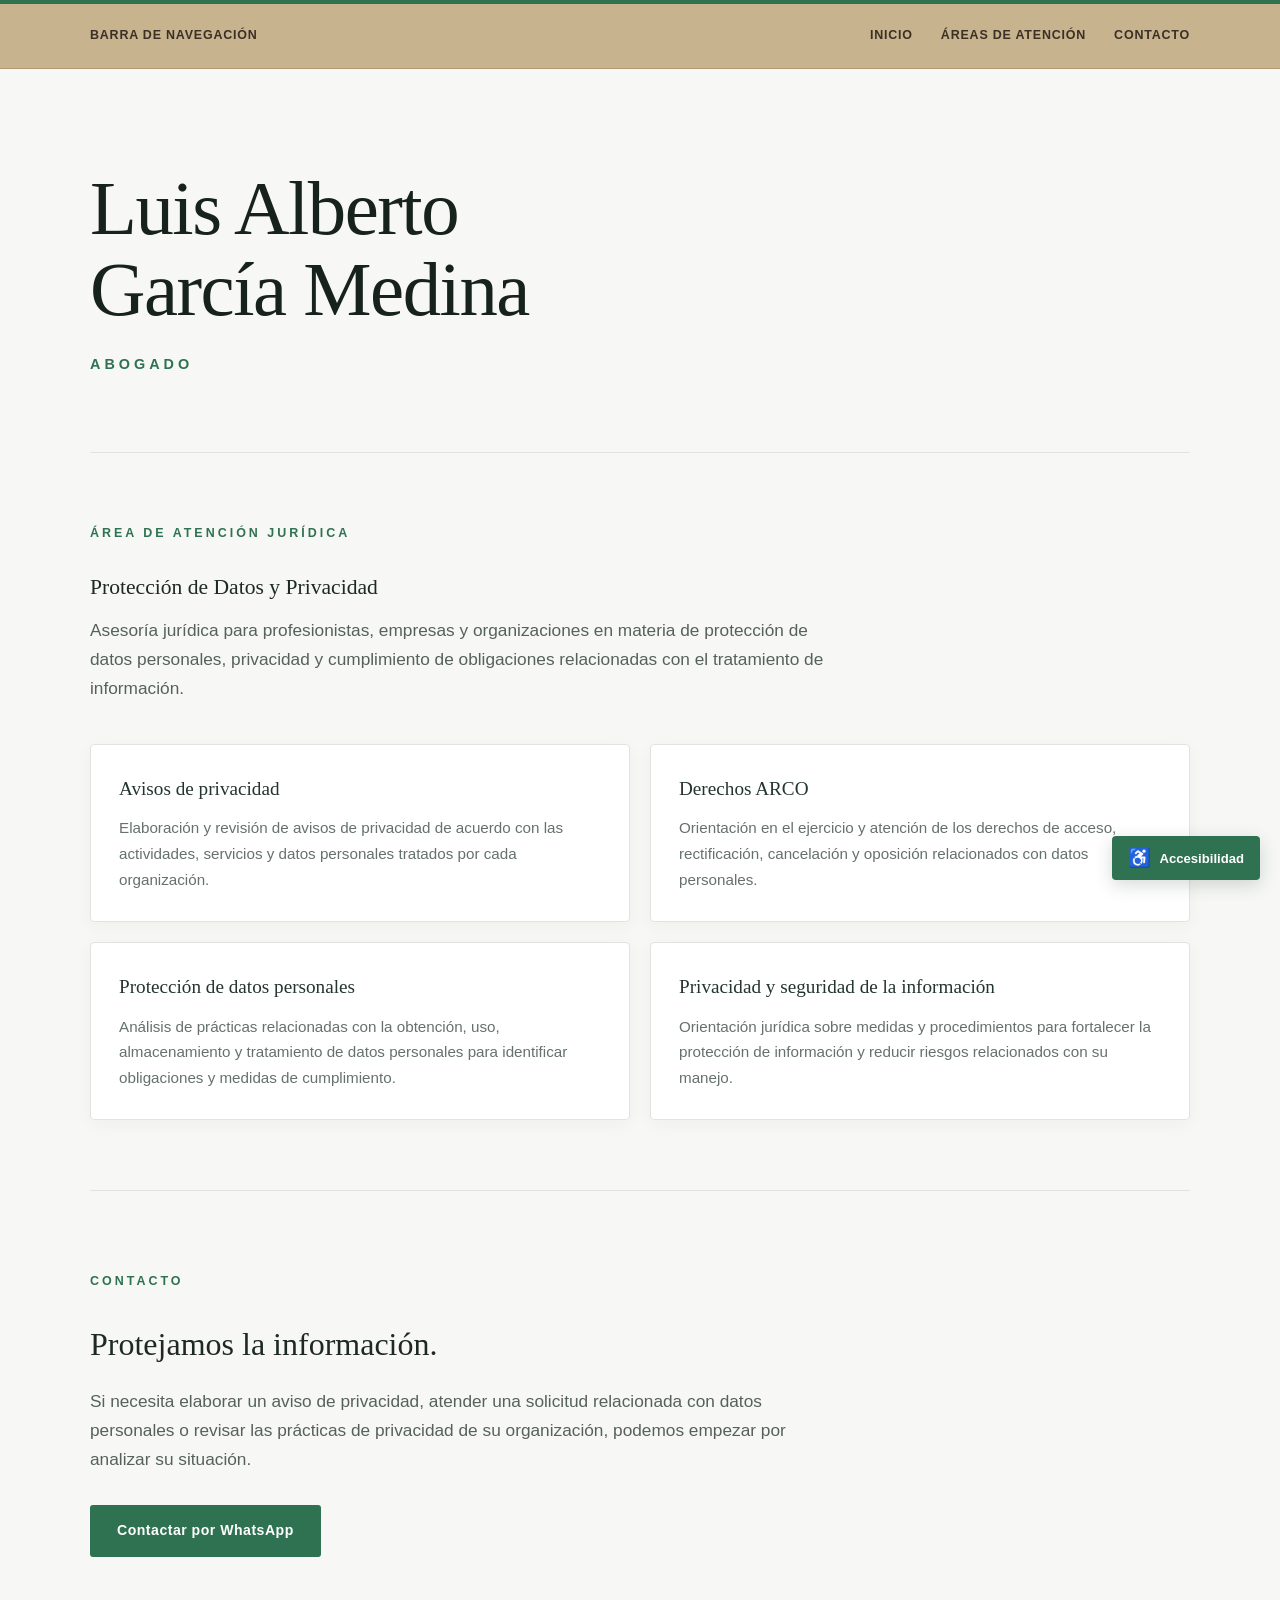
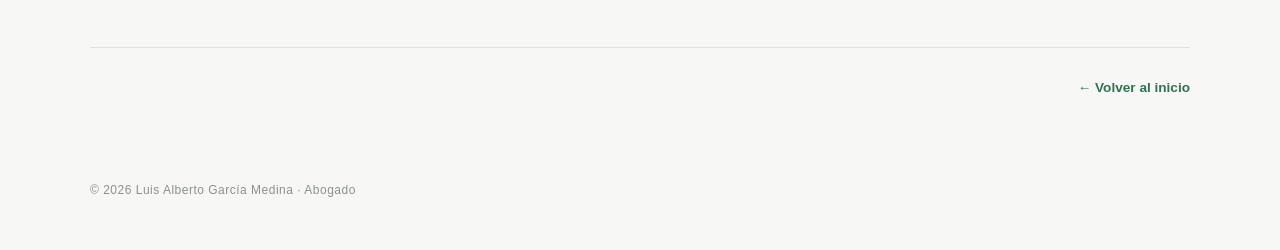
<file: proteccion-datos.html>
<!DOCTYPE html>
<html lang="es">

<head>
    <meta charset="UTF-8">

    <meta name="viewport"
          content="width=device-width, initial-scale=1.0">

    <meta name="description"
          content="Asesoría jurídica en protección de datos personales, privacidad, avisos de privacidad y derechos ARCO. Luis Alberto García Medina, abogado.">

    <title>Protección de Datos y Privacidad | Luis García </title>
<link rel="icon" type="image/png" href="icon.png">
    <link rel="stylesheet" href="style.css">
</head>

<body>
<nav class="navbar">
    <div class="nav-contenido">

        <span class="nav-titulo">
            Barra de navegación
        </span>

        <div class="nav-enlaces">
            <a href="index.html">Inicio</a>
            <a href="index.html#areas-atencion">Áreas de atención</a>
            <a href="index.html#contacto">Contacto</a>
        </div>

    </div>
</nav>

<!-- ACCESIBILIDAD -->
<div class="accesibilidad">

    <button class="accesibilidad-boton"
            type="button"
            aria-label="Abrir opciones de accesibilidad"
            aria-expanded="false">
        <span class="accesibilidad-icono" aria-hidden="true">♿</span>
        <span>Accesibilidad</span>
    </button>

    <div class="accesibilidad-panel"
         aria-label="Opciones de accesibilidad">

        <div class="accesibilidad-encabezado">

            <h2>Accesibilidad</h2>

            <button class="accesibilidad-cerrar"
                    type="button"
                    aria-label="Cerrar opciones de accesibilidad">
                ×
            </button>

        </div>

        <div class="accesibilidad-tamano">

            <button type="button"
                    id="texto-reducir"
                    aria-label="Reducir tamaño del texto">
                A−
            </button>

            <button type="button"
                    id="texto-normal"
                    aria-label="Restablecer tamaño del texto">
                A
            </button>

            <button type="button"
                    id="texto-aumentar"
                    aria-label="Aumentar tamaño del texto">
                A+
            </button>

        </div>

        <button type="button"
                id="alto-contraste"
                aria-pressed="false">
            ◐ Alto contraste
        </button>

        <button type="button"
                id="resaltar-enlaces"
                aria-pressed="false">
            🔗 Resaltar enlaces
        </button>

        <button type="button"
                id="texto-legible"
                aria-pressed="false">
            ▣ Texto más legible
        </button>

        <hr>

        <button type="button"
                id="leer-pagina">
            🔊 Leer página
        </button>

        <button type="button"
                id="pausar-lectura">
            ⏸ Pausar lectura
        </button>

        <button type="button"
                id="detener-lectura">
            ⏹ Detener lectura
        </button>

        <hr>

        <button type="button"
                id="restablecer-accesibilidad">
            ↺ Restablecer
        </button>

    </div>

</div>

<header>
    <h1>Luis Alberto<br>García Medina</h1>
    <p>Abogado</p>
</header>

<main>

    <!-- PROTECCIÓN DE DATOS -->
    <section>

        <h2>Área de atención jurídica</h2>

        <h3>Protección de Datos y Privacidad</h3>

        <p>
            Asesoría jurídica para profesionistas, empresas
            y organizaciones en materia de protección de datos
            personales, privacidad y cumplimiento de obligaciones
            relacionadas con el tratamiento de información.
        </p>

        <div class="servicios-detalle">

            <div>
                <h3>Avisos de privacidad</h3>
                <p>
                    Elaboración y revisión de avisos de privacidad
                    de acuerdo con las actividades, servicios
                    y datos personales tratados por cada organización.
                </p>
            </div>

            <div>
                <h3>Derechos ARCO</h3>
                <p>
                    Orientación en el ejercicio y atención de los
                    derechos de acceso, rectificación, cancelación
                    y oposición relacionados con datos personales.
                </p>
            </div>

            <div>
                <h3>Protección de datos personales</h3>
                <p>
                    Análisis de prácticas relacionadas con la
                    obtención, uso, almacenamiento y tratamiento
                    de datos personales para identificar obligaciones
                    y medidas de cumplimiento.
                </p>
            </div>

            <div>
                <h3>Privacidad y seguridad de la información</h3>
                <p>
                    Orientación jurídica sobre medidas y procedimientos
                    para fortalecer la protección de información
                    y reducir riesgos relacionados con su manejo.
                </p>
            </div>

        </div>

    </section>


    <!-- CONTACTO -->
    <section>

        <h2>Contacto</h2>

        <h3>Protejamos la información.</h3>

        <p>
            Si necesita elaborar un aviso de privacidad,
            atender una solicitud relacionada con datos personales
            o revisar las prácticas de privacidad de su organización,
            podemos empezar por analizar su situación.
        </p>

        <a class="boton"
           href="https://wa.me/526676974599?text=Hola%20Lic.%20Luis%20Garc%C3%ADa%2C%20vi%20la%20secci%C3%B3n%20de%20Protecci%C3%B3n%20de%20Datos%20de%20su%20p%C3%A1gina%20y%20me%20gustar%C3%ADa%20hacerle%20una%20consulta."
           target="_blank"
           rel="noopener noreferrer">
            Contactar por WhatsApp
        </a>

    </section>


    <!-- REGRESAR AL INICIO -->
    <div class="regresar-inicio">
        <a href="index.html" class="volver">
            ← Volver al inicio
        </a>
    </div>

</main>

<footer>
    © 2026 Luis Alberto García Medina · Abogado
</footer>
<script src="script.js"></script>
</body>
</html>
</file>
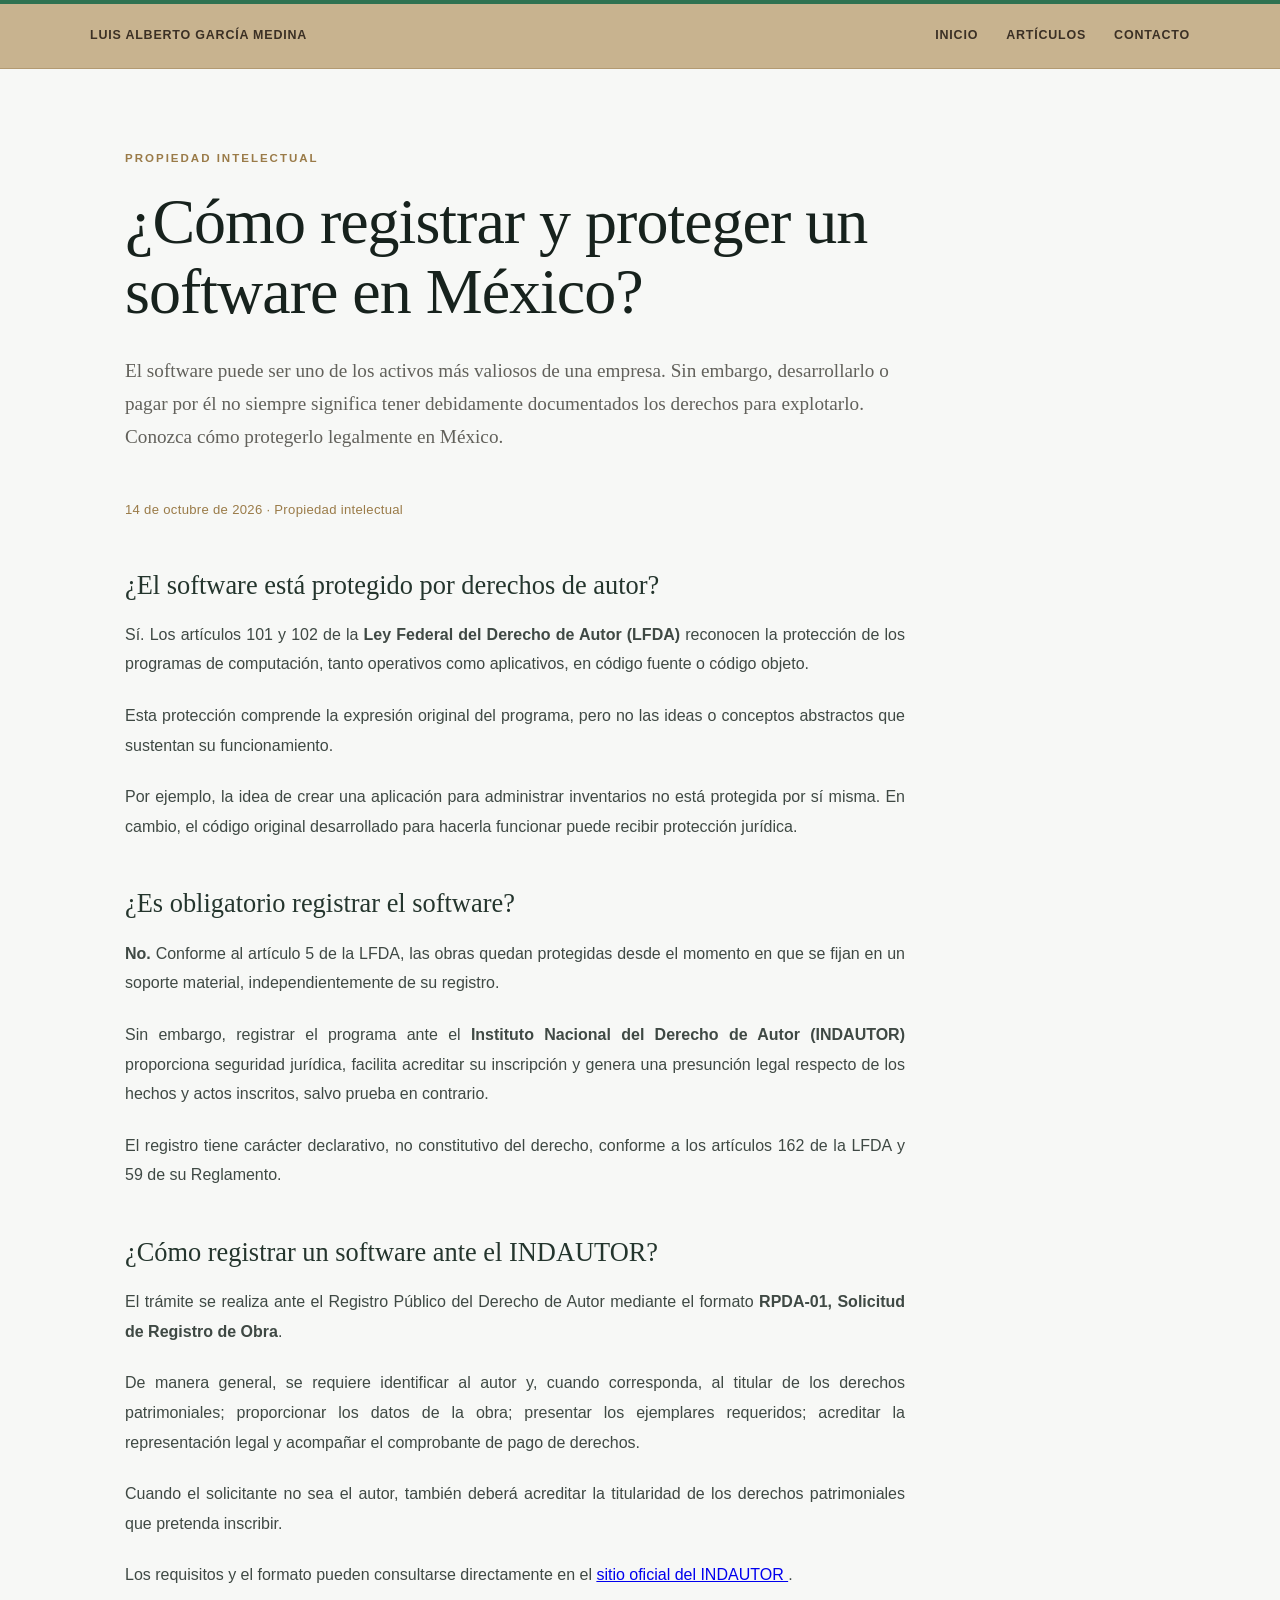
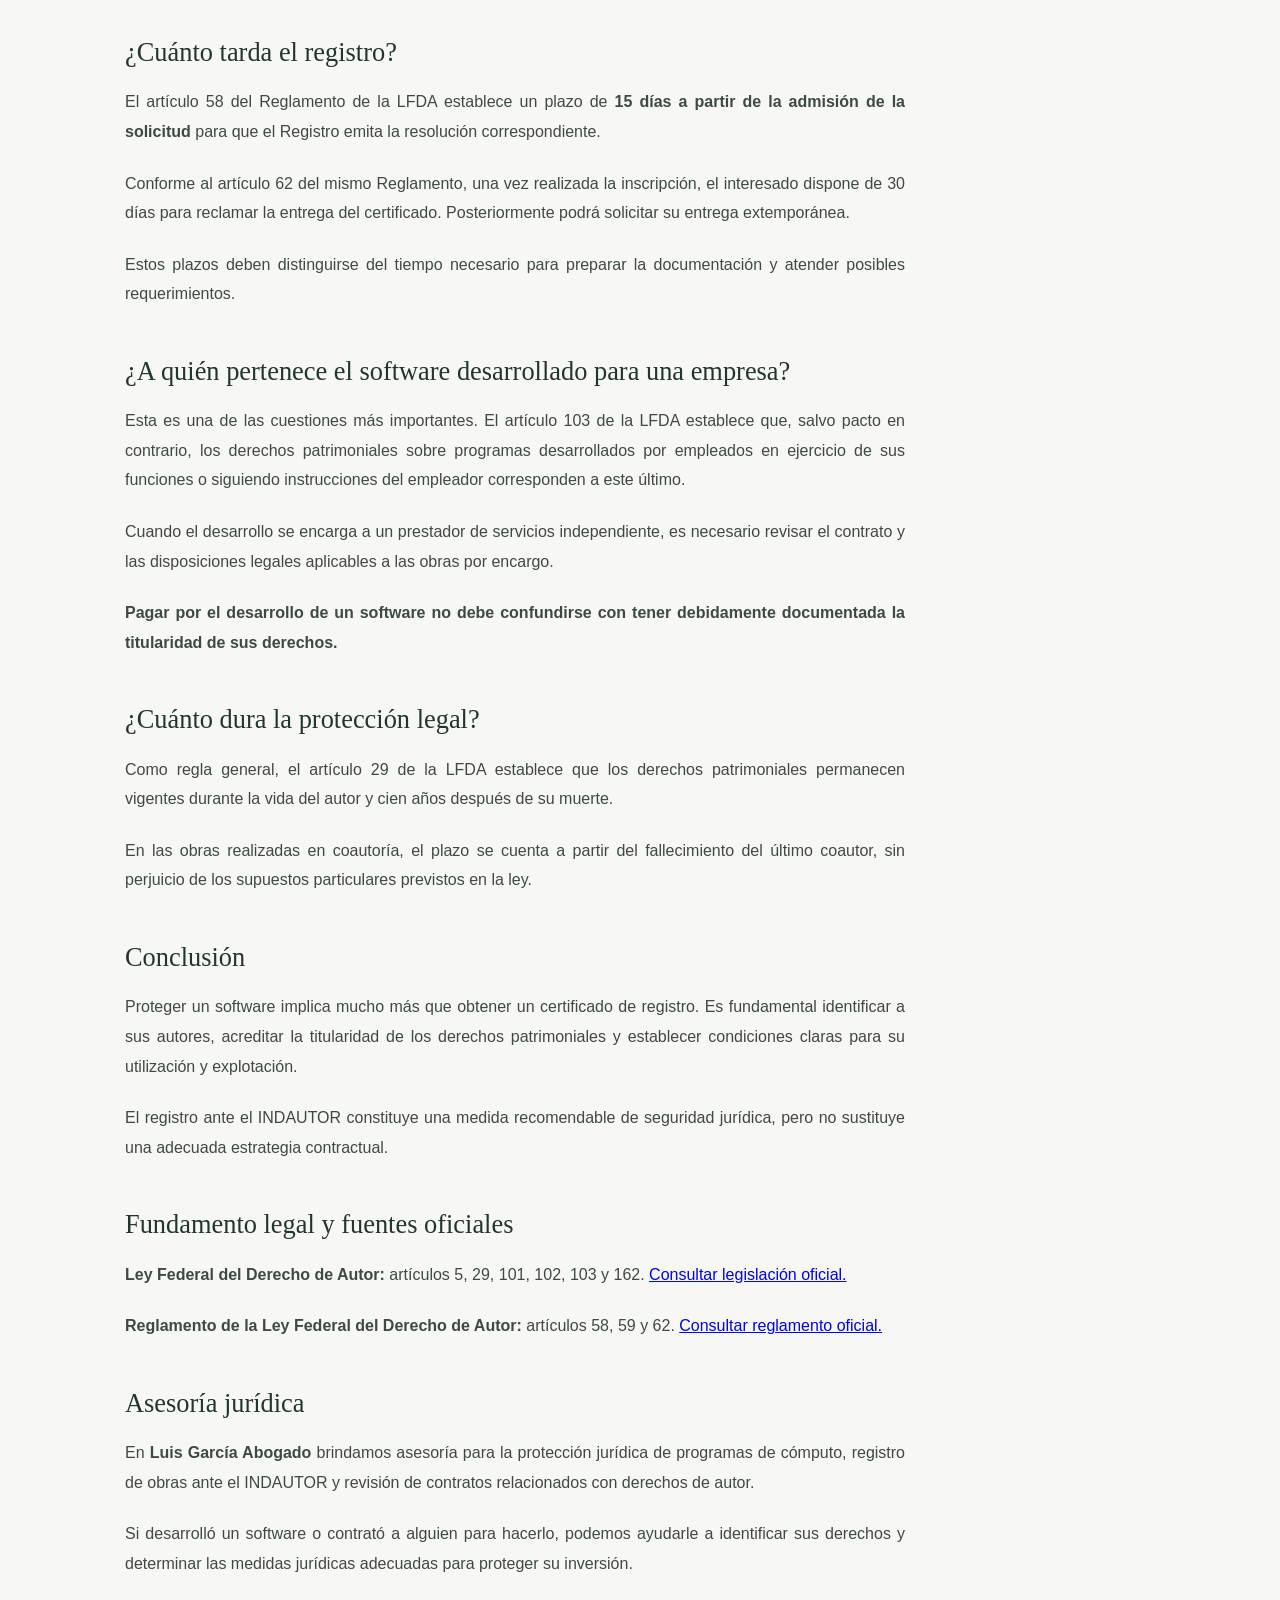
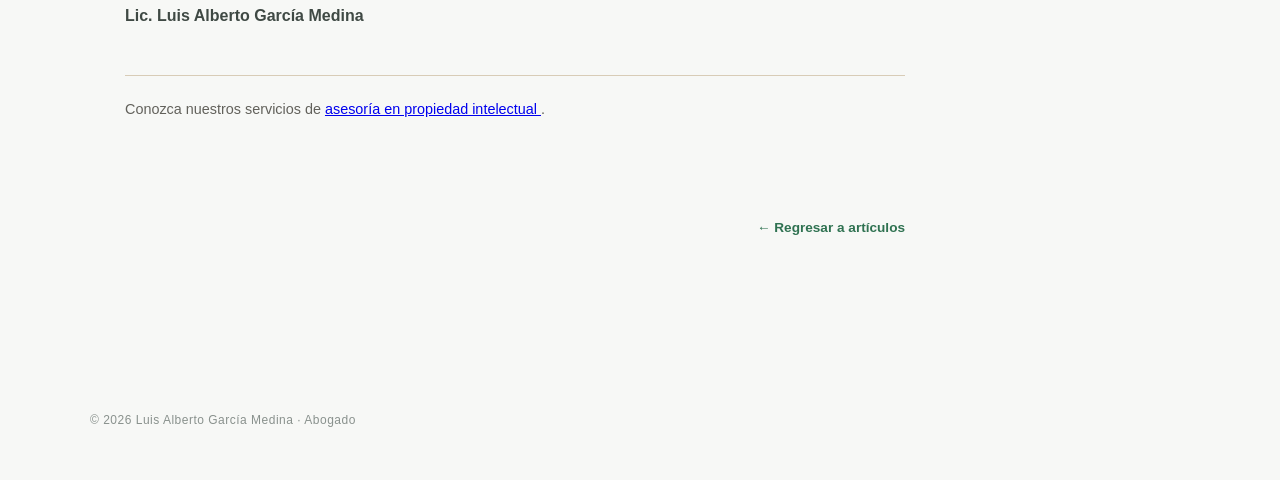
<file: proteccion-software.html>
<!DOCTYPE html>
<html lang="es">


<head>
    <meta charset="UTF-8">
    <meta name="viewport" content="width=device-width, initial-scale=1.0">

    <title>¿Cómo registrar y proteger un software en México? | Luis García Abogado</title>

    <meta name="description"
          content="Conoce cómo proteger legalmente un software en México, registrarlo ante INDAUTOR y acreditar los derechos de autor y la titularidad de una empresa.">

    <meta name="author" content="Luis Alberto García Medina">

    <link rel="icon" type="image/png" href="icon.png">

    <link rel="canonical"
          href="https://luisgarciaabogados.com/proteccion-software.html">

    <script type="application/ld+json">
    {
      "@context": "https://schema.org",
      "@type": "Article",
      "headline": "¿Cómo registrar y proteger un software en México?",
      "description": "Guía jurídica sobre la protección de programas de cómputo en México, su registro ante INDAUTOR y la titularidad de los derechos patrimoniales.",
      "author": {
        "@type": "Person",
        "name": "Luis Alberto García Medina"
      },
      "datePublished": "2026-10-14",
      "inLanguage": "es-MX",
      "mainEntityOfPage": {
        "@type": "WebPage",
        "@id": "https://luisgarciaabogados.com/proteccion-software.html"
      },
      "publisher": {
        "@type": "Person",
        "name": "Luis Alberto García Medina"
      }
    }
    </script>

    <link rel="stylesheet" href="style.css?v=6">
</head>

<body>

    <nav class="navbar">
        <div class="nav-contenido">

            <span class="nav-titulo">
                Luis Alberto García Medina
            </span>

            <div class="nav-enlaces">
                <a href="index.html">Inicio</a>
                <a href="articulos.html">Artículos</a>
                <a href="index.html#contacto">Contacto</a>
            </div>

        </div>
    </nav>

    <main class="pagina-articulo">

      
<article class="articulo-completo">

    <span class="articulo-categoria">
        Propiedad intelectual
    </span>

    <h1>
        ¿Cómo registrar y proteger un software en México?
    </h1>

    <p class="articulo-entrada">
        El software puede ser uno de los activos más valiosos
        de una empresa. Sin embargo, desarrollarlo o pagar
        por él no siempre significa tener debidamente
        documentados los derechos para explotarlo.
        Conozca cómo protegerlo legalmente en México.
    </p>

    <div class="contenido-articulo">

        <p class="articulo-fecha">
            14 de octubre de 2026 · Propiedad intelectual
        </p>

        <h2>¿El software está protegido por derechos de autor?</h2>

        <p>
            Sí. Los artículos 101 y 102 de la
            <strong>Ley Federal del Derecho de Autor (LFDA)</strong>
            reconocen la protección de los programas de computación,
            tanto operativos como aplicativos, en código fuente
            o código objeto.
        </p>

        <p>
            Esta protección comprende la expresión original
            del programa, pero no las ideas o conceptos
            abstractos que sustentan su funcionamiento.
        </p>

        <p>
            Por ejemplo, la idea de crear una aplicación
            para administrar inventarios no está protegida
            por sí misma. En cambio, el código original
            desarrollado para hacerla funcionar puede
            recibir protección jurídica.
        </p>

        <h2>¿Es obligatorio registrar el software?</h2>

        <p>
            <strong>No.</strong> Conforme al artículo 5 de la LFDA,
            las obras quedan protegidas desde el momento
            en que se fijan en un soporte material,
            independientemente de su registro.
        </p>

        <p>
            Sin embargo, registrar el programa ante el
            <strong>Instituto Nacional del Derecho de Autor
            (INDAUTOR)</strong> proporciona seguridad jurídica,
            facilita acreditar su inscripción y genera
            una presunción legal respecto de los hechos
            y actos inscritos, salvo prueba en contrario.
        </p>

        <p>
            El registro tiene carácter declarativo,
            no constitutivo del derecho, conforme a los
            artículos 162 de la LFDA y 59 de su Reglamento.
        </p>

        <h2>¿Cómo registrar un software ante el INDAUTOR?</h2>

        <p>
            El trámite se realiza ante el Registro Público
            del Derecho de Autor mediante el formato
            <strong>RPDA-01, Solicitud de Registro de Obra</strong>.
        </p>

        <p>
            De manera general, se requiere identificar
            al autor y, cuando corresponda, al titular
            de los derechos patrimoniales; proporcionar
            los datos de la obra; presentar los ejemplares
            requeridos; acreditar la representación legal
            y acompañar el comprobante de pago de derechos.
        </p>

        <p>
            Cuando el solicitante no sea el autor,
            también deberá acreditar la titularidad
            de los derechos patrimoniales que pretenda
            inscribir.
        </p>

        <p>
            Los requisitos y el formato pueden consultarse
            directamente en el
            <a href="https://www.indautor.gob.mx/"
               target="_blank" rel="noopener noreferrer">
                sitio oficial del INDAUTOR
            </a>.
        </p>

        <h2>¿Cuánto tarda el registro?</h2>

        <p>
            El artículo 58 del Reglamento de la LFDA
            establece un plazo de
            <strong>15 días a partir de la admisión
            de la solicitud</strong>
            para que el Registro emita la resolución
            correspondiente.
        </p>

        <p>
            Conforme al artículo 62 del mismo Reglamento,
            una vez realizada la inscripción, el interesado
            dispone de 30 días para reclamar la entrega
            del certificado. Posteriormente podrá
            solicitar su entrega extemporánea.
        </p>

        <p>
            Estos plazos deben distinguirse del tiempo
            necesario para preparar la documentación
            y atender posibles requerimientos.
        </p>

        <h2>
            ¿A quién pertenece el software desarrollado
            para una empresa?
        </h2>

        <p>
            Esta es una de las cuestiones más importantes.
            El artículo 103 de la LFDA establece que,
            salvo pacto en contrario, los derechos
            patrimoniales sobre programas desarrollados
            por empleados en ejercicio de sus funciones
            o siguiendo instrucciones del empleador
            corresponden a este último.
        </p>

        <p>
            Cuando el desarrollo se encarga a un
            prestador de servicios independiente,
            es necesario revisar el contrato
            y las disposiciones legales aplicables
            a las obras por encargo.
        </p>

        <p>
            <strong>
                Pagar por el desarrollo de un software
                no debe confundirse con tener debidamente
                documentada la titularidad de sus derechos.
            </strong>
        </p>

        <h2>¿Cuánto dura la protección legal?</h2>

        <p>
            Como regla general, el artículo 29 de la LFDA
            establece que los derechos patrimoniales
            permanecen vigentes durante la vida del autor
            y cien años después de su muerte.
        </p>

        <p>
            En las obras realizadas en coautoría,
            el plazo se cuenta a partir del fallecimiento
            del último coautor, sin perjuicio de los
            supuestos particulares previstos en la ley.
        </p>

        <h2>Conclusión</h2>

        <p>
            Proteger un software implica mucho más
            que obtener un certificado de registro.
            Es fundamental identificar a sus autores,
            acreditar la titularidad de los derechos
            patrimoniales y establecer condiciones
            claras para su utilización y explotación.
        </p>

        <p>
            El registro ante el INDAUTOR constituye
            una medida recomendable de seguridad jurídica,
            pero no sustituye una adecuada estrategia
            contractual.
        </p>

        <h2>Fundamento legal y fuentes oficiales</h2>

        <p>
            <strong>Ley Federal del Derecho de Autor:</strong>
            artículos 5, 29, 101, 102, 103 y 162.
            <a href="https://www.diputados.gob.mx/LeyesBiblio/pdf/LFDA.pdf"
               target="_blank" rel="noopener noreferrer">
                Consultar legislación oficial.
            </a>
        </p>

        <p>
            <strong>Reglamento de la Ley Federal
            del Derecho de Autor:</strong>
            artículos 58, 59 y 62.
            <a href="https://www.diputados.gob.mx/LeyesBiblio/regley/Reg_LFDA.pdf"
               target="_blank" rel="noopener noreferrer">
                Consultar reglamento oficial.
            </a>
        </p>

        <h2>Asesoría jurídica</h2>

        <p>
            En <strong>Luis García Abogado</strong>
            brindamos asesoría para la protección
            jurídica de programas de cómputo,
            registro de obras ante el INDAUTOR
            y revisión de contratos relacionados
            con derechos de autor.
        </p>

        <p>
            Si desarrolló un software o contrató
            a alguien para hacerlo, podemos ayudarle
            a identificar sus derechos y determinar
            las medidas jurídicas adecuadas
            para proteger su inversión.
        </p>

        <p>
            <strong>Lic. Luis Alberto García Medina</strong>
        </p>

        <p>
            Conozca nuestros servicios de
            <a href="propiedad-intelectual.html">
                asesoría en propiedad intelectual
            </a>.
        </p>

    </div>

</article>

        <div class="regresar-inicio">
            <a class="volver" href="articulos.html">
                ← Regresar a artículos
            </a>
        </div>

    </main>

    <footer>
        <p>© 2026 Luis Alberto García Medina · Abogado</p>
    </footer>

</body>
</html>
</file>
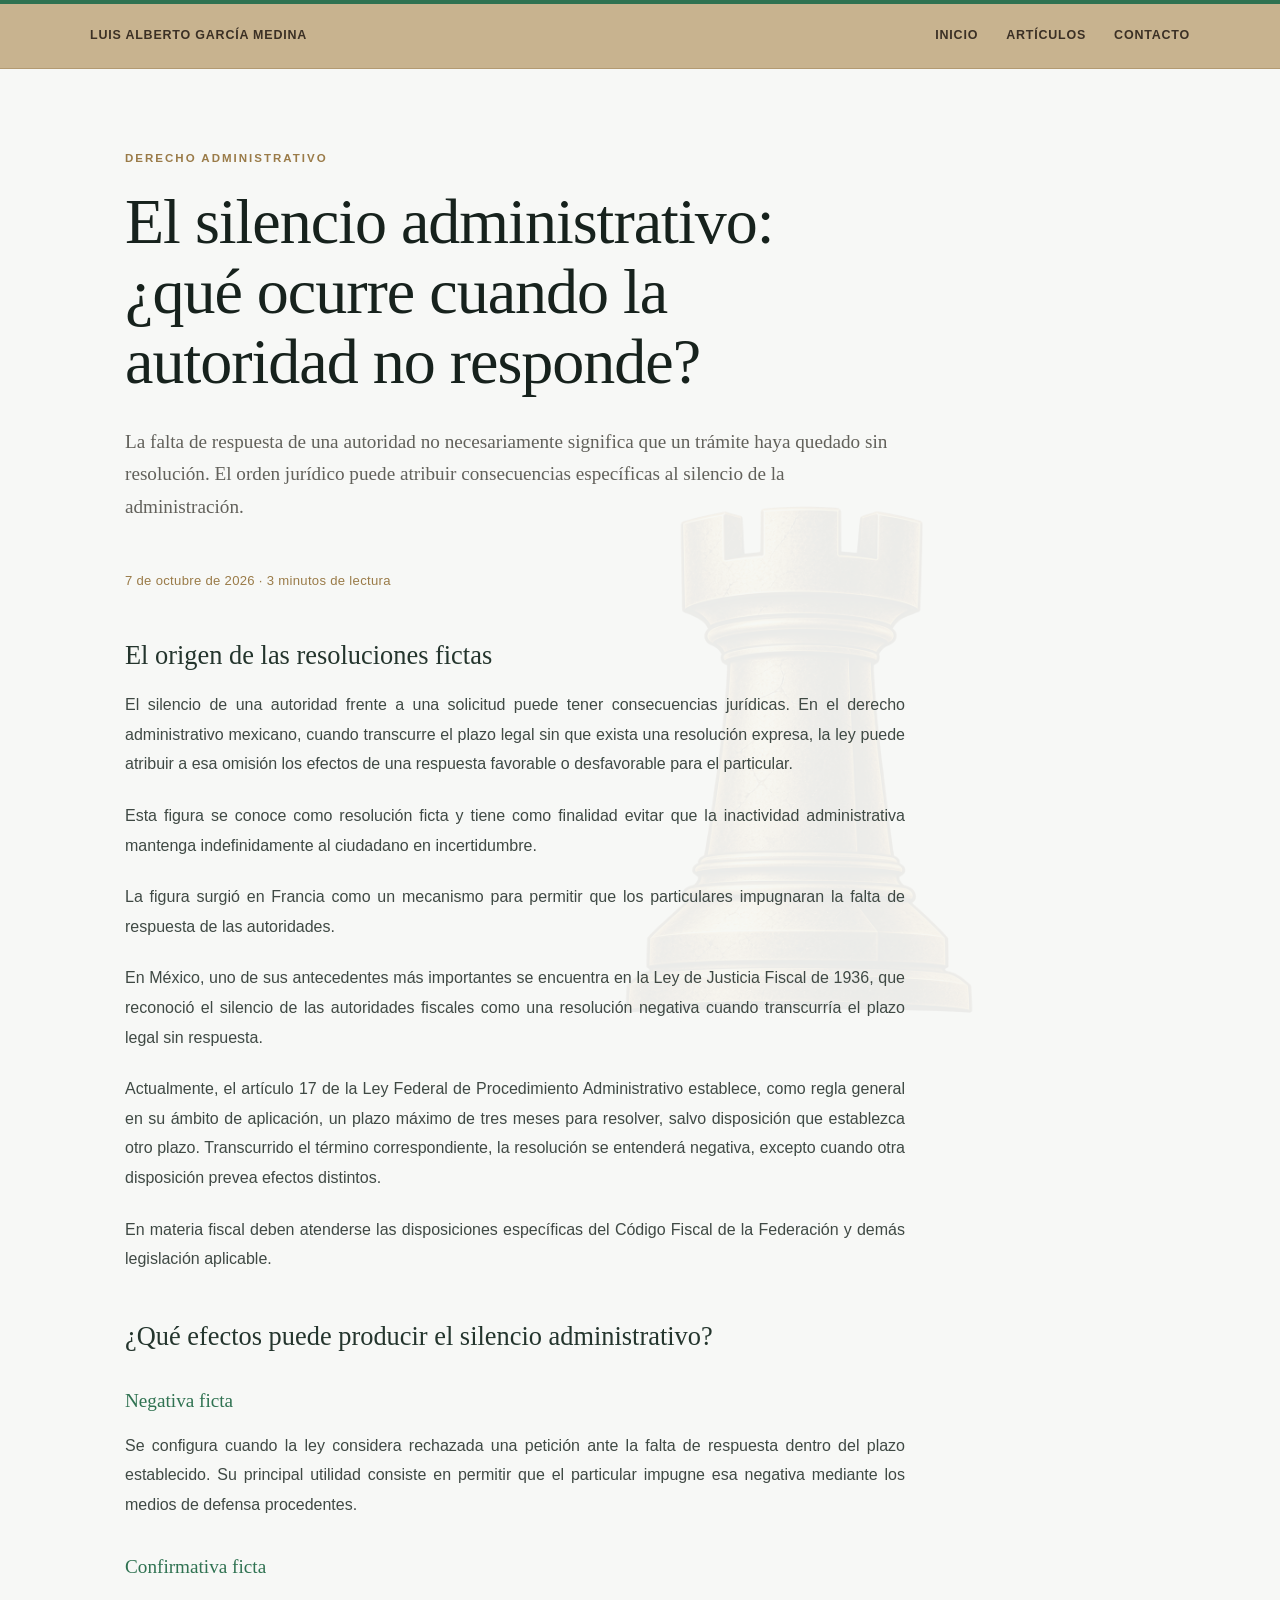
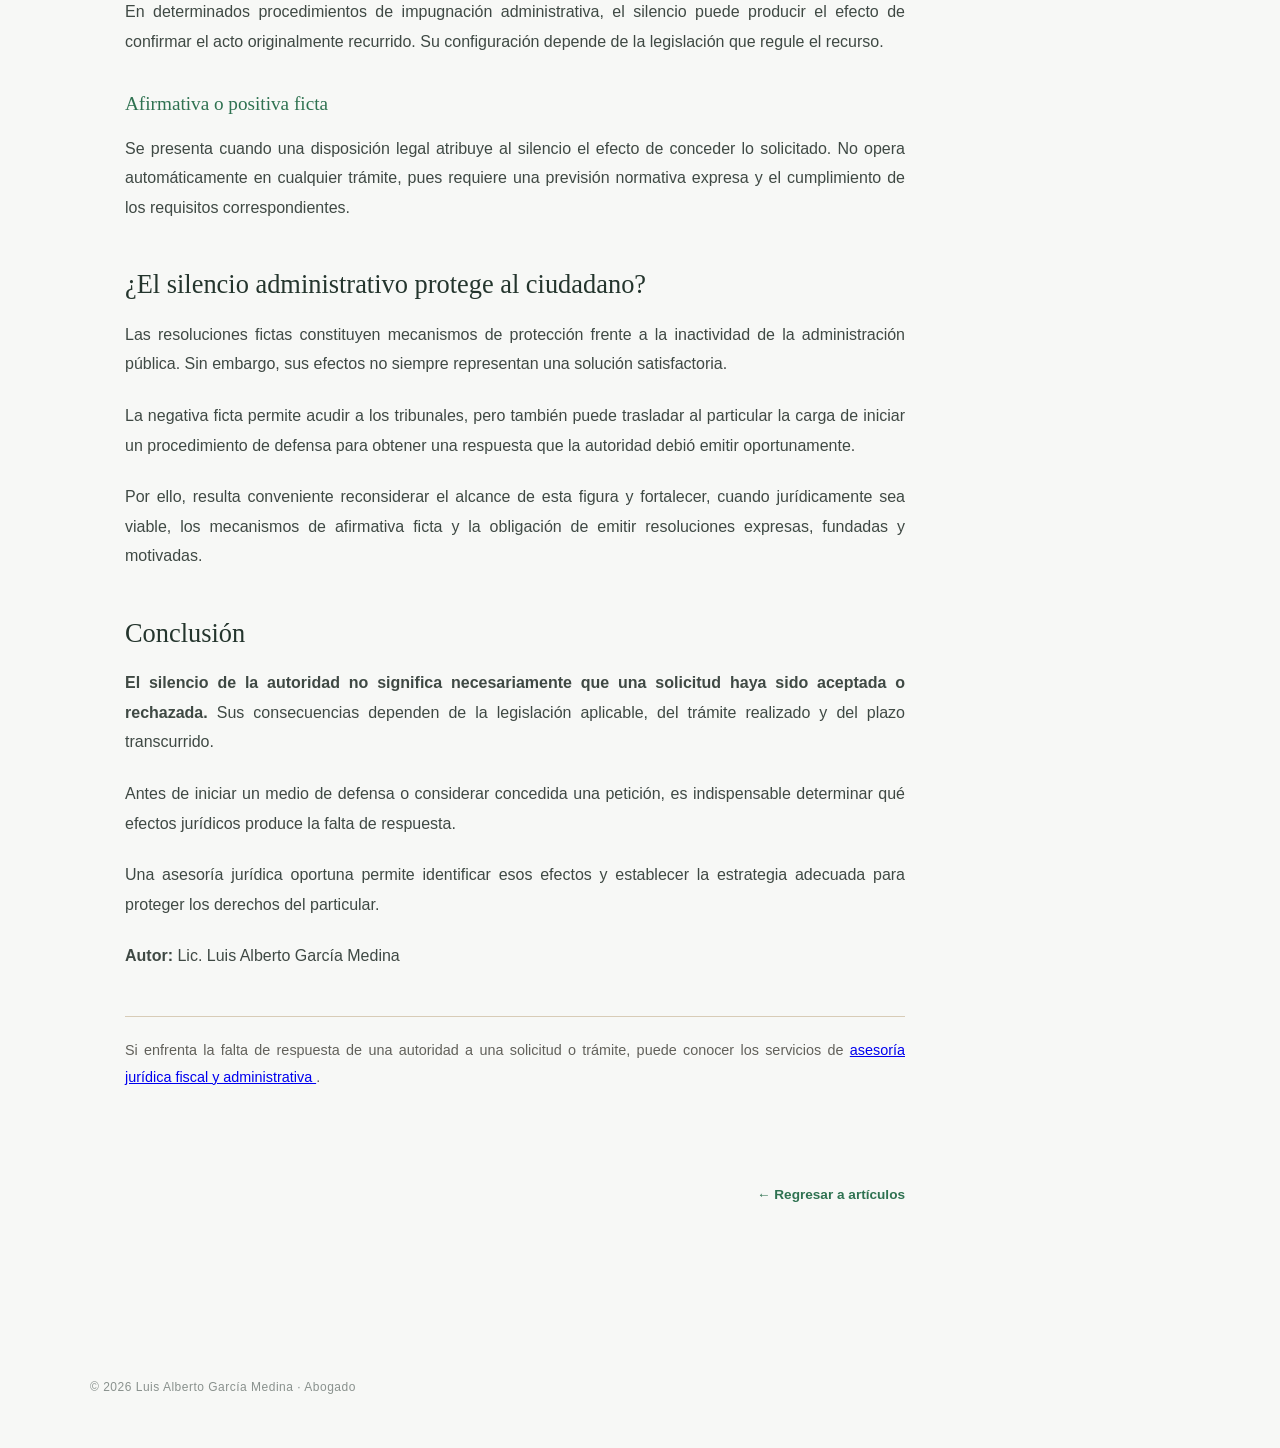
<file: silencio-administrativo.html>
<!DOCTYPE html>
<html lang="es">

<head>
    <meta charset="UTF-8">
    <meta name="viewport" content="width=device-width, initial-scale=1.0">

    <title>El silencio administrativo | Luis Alberto García Medina</title>

   <meta name="description"
      content="¿Qué ocurre cuando una autoridad no responde? Conoce la negativa ficta, la afirmativa ficta y sus consecuencias jurídicas en México.">

    <link rel="icon" type="image/png" href="icon.png">
<link rel="canonical"
      href="https://luisgarciaabogados.com/silencio-administrativo.html">

<meta name="author" content="Luis Alberto García Medina">

<script type="application/ld+json">
{
  "@context": "https://schema.org",
  "@type": "Article",
  "headline": "El silencio administrativo: ¿qué ocurre cuando la autoridad no responde?",
  "description": "Análisis de la negativa ficta, la afirmativa ficta y las consecuencias jurídicas del silencio administrativo en México.",
  "author": {
    "@type": "Person",
    "name": "Luis Alberto García Medina"
  },
  "datePublished": "2026-10-07",
  "inLanguage": "es-MX",
  "mainEntityOfPage": {
    "@type": "WebPage",
    "@id": "https://luisgarciaabogados.com/silencio-administrativo.html"
  },
  "publisher": {
    "@type": "Person",
    "name": "Luis Alberto García Medina"
  }
}
</script>
    
    <link rel="stylesheet" href="style.css?v=6">
</head>

<body>

    <nav class="navbar">
        <div class="nav-contenido">

            <span class="nav-titulo">
                Luis Alberto García Medina
            </span>

            <div class="nav-enlaces">
                <a href="index.html">Inicio</a>
                <a href="articulos.html">Artículos</a>
                <a href="index.html#contacto">Contacto</a>
            </div>

        </div>
    </nav>


    <main class="pagina-articulo">

        <article class="articulo-completo">
<div class="marca-agua torre" aria-hidden="true"></div>
            <span class="articulo-categoria">
                Derecho administrativo
            </span>

            <h1>
                El silencio administrativo:
                ¿qué ocurre cuando la autoridad no responde?
            </h1>

            <p class="articulo-entrada">
                La falta de respuesta de una autoridad no necesariamente
                significa que un trámite haya quedado sin resolución.
                El orden jurídico puede atribuir consecuencias específicas
                al silencio de la administración.
            </p>

                       <div class="contenido-articulo">

                <p class="articulo-fecha">
                    7 de octubre de 2026 · 3 minutos de lectura
                </p>

                <h2>El origen de las resoluciones fictas</h2>

                <p>
                    El silencio de una autoridad frente a una solicitud
                    puede tener consecuencias jurídicas. En el derecho
                    administrativo mexicano, cuando transcurre el plazo
                    legal sin que exista una resolución expresa, la ley
                    puede atribuir a esa omisión los efectos de una
                    respuesta favorable o desfavorable para el particular.
                </p>

                <p>
                    Esta figura se conoce como resolución ficta y tiene
                    como finalidad evitar que la inactividad administrativa
                    mantenga indefinidamente al ciudadano en incertidumbre.
                </p>

                <p>
                    La figura surgió en Francia como un mecanismo para
                    permitir que los particulares impugnaran la falta
                    de respuesta de las autoridades.
                </p>

                <p>
                    En México, uno de sus antecedentes más importantes
                    se encuentra en la Ley de Justicia Fiscal de 1936,
                    que reconoció el silencio de las autoridades fiscales
                    como una resolución negativa cuando transcurría
                    el plazo legal sin respuesta.
                </p>

                <p>
                    Actualmente, el artículo 17 de la Ley Federal de
                    Procedimiento Administrativo establece, como regla
                    general en su ámbito de aplicación, un plazo máximo
                    de tres meses para resolver, salvo disposición que
                    establezca otro plazo. Transcurrido el término
                    correspondiente, la resolución se entenderá negativa,
                    excepto cuando otra disposición prevea efectos distintos.
                </p>

                <p>
                    En materia fiscal deben atenderse las disposiciones
                    específicas del Código Fiscal de la Federación y
                    demás legislación aplicable.
                </p>

                <h2>¿Qué efectos puede producir el silencio administrativo?</h2>

                <h3>Negativa ficta</h3>

                <p>
                    Se configura cuando la ley considera rechazada una
                    petición ante la falta de respuesta dentro del plazo
                    establecido. Su principal utilidad consiste en permitir
                    que el particular impugne esa negativa mediante los
                    medios de defensa procedentes.
                </p>

                <h3>Confirmativa ficta</h3>

                <p>
                    En determinados procedimientos de impugnación
                    administrativa, el silencio puede producir el efecto
                    de confirmar el acto originalmente recurrido.
                    Su configuración depende de la legislación que
                    regule el recurso.
                </p>

                <h3>Afirmativa o positiva ficta</h3>

                <p>
                    Se presenta cuando una disposición legal atribuye
                    al silencio el efecto de conceder lo solicitado.
                    No opera automáticamente en cualquier trámite,
                    pues requiere una previsión normativa expresa
                    y el cumplimiento de los requisitos correspondientes.
                </p>

                <h2>¿El silencio administrativo protege al ciudadano?</h2>

                <p>
                    Las resoluciones fictas constituyen mecanismos de
                    protección frente a la inactividad de la administración
                    pública. Sin embargo, sus efectos no siempre
                    representan una solución satisfactoria.
                </p>

                <p>
                    La negativa ficta permite acudir a los tribunales,
                    pero también puede trasladar al particular la carga
                    de iniciar un procedimiento de defensa para obtener
                    una respuesta que la autoridad debió emitir oportunamente.
                </p>

                <p>
                    Por ello, resulta conveniente reconsiderar el alcance
                    de esta figura y fortalecer, cuando jurídicamente
                    sea viable, los mecanismos de afirmativa ficta y la
                    obligación de emitir resoluciones expresas, fundadas
                    y motivadas.
                </p>

                <h2>Conclusión</h2>

                <p>
                    <strong>
                        El silencio de la autoridad no significa
                        necesariamente que una solicitud haya sido
                        aceptada o rechazada.
                    </strong>
                    Sus consecuencias dependen de la legislación aplicable,
                    del trámite realizado y del plazo transcurrido.
                </p>

                <p>
                    Antes de iniciar un medio de defensa o considerar
                    concedida una petición, es indispensable determinar
                    qué efectos jurídicos produce la falta de respuesta.
                </p>

                <p>
                    Una asesoría jurídica oportuna permite identificar
                    esos efectos y establecer la estrategia adecuada
                    para proteger los derechos del particular.
                </p>

               <p>
    <strong>Autor:</strong>
    Lic. Luis Alberto García Medina
</p>

<p>
    Si enfrenta la falta de respuesta de una autoridad
    a una solicitud o trámite, puede conocer los servicios
    de <a href="fiscal-administrativo.html">
        asesoría jurídica fiscal y administrativa
    </a>.
</p>

</div>

</article>

        <div class="regresar-inicio">
            <a class="volver" href="articulos.html">
                ← Regresar a artículos
            </a>
        </div>

    </main>


    <footer>
        <p>© 2026 Luis Alberto García Medina · Abogado</p>
    </footer>

</body>
</html>
</file>
<file: style.css>
/* =========================================
   Luis Alberto García Medina | Abogado
   Diseño claro y profesional
   ========================================= */


/* CONFIGURACIÓN GENERAL */

* {
    margin: 0;
    padding: 0;
    box-sizing: border-box;
}

html {
    scroll-behavior: smooth;
}

body {
    background: #f7f8f6;
    color: #26312c;

    font-family: Arial, Helvetica, sans-serif;
    line-height: 1.7;

    min-height: 100vh;
}


/* LÍNEA SUPERIOR */

body::before {
    content: "";
    display: block;

    width: 100%;
    height: 4px;

    background: #2f7251;
}


/* CONTENEDORES */

header,
main,
footer {
    width: 90%;
    max-width: 1100px;
    margin-left: auto;
    margin-right: auto;
}


/* =========================================
   ENCABEZADO
   ========================================= */

header {
    padding: 100px 0 75px;

    border-bottom: 1px solid #dfe4e1;
}

header h1 {
    color: #17221d;

    font-family: Georgia, "Times New Roman", serif;
    font-size: clamp(2.5rem, 6vw, 4.8rem);

    font-weight: normal;
    line-height: 1.05;
    letter-spacing: -1.5px;

    max-width: 850px;
}

header p {
    margin-top: 22px;

    color: #2f7251;

    font-size: 0.9rem;
    font-weight: bold;

    letter-spacing: 4px;
    text-transform: uppercase;
}

/* =========================================
   ÚLTIMAS NOTICIAS EN ENCABEZADO
   ========================================= */


.header-inicio {
    display: flex;
    justify-content: space-between;
    align-items: center;
    gap: 35px;
}

.identidad {
    flex: 1;
    min-width: 0;
}

.ultimas-noticias {
    width: 260px;
    flex-shrink: 0;
    padding-left: 28px;
    border-left: 1px solid #c8b38f;
}

/* VIDEO INSTITUCIONAL */

.video-institucional {
    width: 210px;
    flex-shrink: 0;
    position: relative;
}

.video-institucional video {
    display: block;
    width: 100%;
    aspect-ratio: 9 / 16;
    object-fit: cover;
    border-radius: 4px;
    background: #17221d;
}

.video-controles {
    display: flex;
    justify-content: center;
    gap: 12px;
    margin-top: 10px;
}

.video-controles button {
    width: 32px;
    height: 32px;
    border: 1px solid #d8ccb7;
    border-radius: 3px;
    background: transparent;
    color: #56615c;
    font-size: 1rem;
    cursor: pointer;
}

.video-controles button:hover {
    color: #2f7251;
    border-color: #2f7251;
}

.video-institucional video:fullscreen {
    object-fit: contain;
    background: #000000;
}


.noticias-etiqueta {
    display: block;

    margin-bottom: 14px;

    color: #9a7b48;

    font-size: 0.76rem;
    font-weight: bold;

    letter-spacing: 2.5px;
    text-transform: uppercase;
}

.ultimas-noticias .noticia-titulo {
    margin-top: 0;

    color: #56615c;

    font-family: Georgia, "Times New Roman", serif;
    font-size: 1rem;
    font-weight: normal;

    line-height: 1.5;
    letter-spacing: 0;
    text-transform: none;
}
/* =========================================
   SECCIONES
   ========================================= */

section {
    padding: 70px 0;

    border-bottom: 1px solid #dfe4e1;
}

section h2 {
    color: #2f7251;

    font-size: 0.78rem;
    font-weight: bold;

    text-transform: uppercase;
    letter-spacing: 3px;

    margin-bottom: 25px;
}

section h3 {
    color: #1e2924;

    font-family: Georgia, "Times New Roman", serif;
    font-size: 1.35rem;

    font-weight: normal;

    margin-bottom: 10px;
}

section > p {
    color: #56615c;

    max-width: 760px;

    font-size: 1.08rem;
}


/* =========================================
   ÁREAS DE ATENCIÓN
   ========================================= */

.areas {
    display: grid;

    grid-template-columns:
        repeat(2, minmax(0, 1fr));

    gap: 20px;

    margin-top: 35px;
}

.area {
    background: #ffffff;

    padding: 30px;

    border: 1px solid #e1e5e2;

    border-radius: 4px;

    box-shadow:
        0 4px 18px rgba(30, 50, 40, 0.04);

    transition:
        transform 0.2s ease,
        box-shadow 0.2s ease,
        border-color 0.2s ease;
}

.area:hover {
    transform: translateY(-3px);

    border-color: #9bbcab;

    box-shadow:
        0 8px 25px rgba(30, 50, 40, 0.08);
}

.area h3 {
    color: #24352d;
}

.area p {
    margin-top: 10px;

    color: #66716c;

    font-size: 0.95rem;
}


/* PEQUEÑO DETALLE VISUAL */

.area::before {
    content: "";

    display: block;

    width: 30px;
    height: 2px;

    background: #4b8b68;

    margin-bottom: 20px;
}


/* =========================================
   CONTACTO
   ========================================= */

section:last-of-type {
    padding-top: 80px;
    padding-bottom: 90px;
}

section:last-of-type h3 {
    font-size: 2rem;

    margin-bottom: 15px;
}

.boton {
    display: inline-block;

    margin-top: 30px;

    padding: 14px 27px;

    background: #2f7251;

    color: #ffffff;

    text-decoration: none;

    font-size: 0.88rem;
    font-weight: bold;

    letter-spacing: 0.5px;

    border-radius: 3px;

    transition:
        background 0.2s ease,
        transform 0.2s ease;
}

.boton:hover {
    background: #245c40;

    transform: translateY(-1px);
}

/* Fondo ornamental de contacto */
#contacto {
    position: relative;

    padding-left: 35px;
    padding-right: 35px;

    overflow: hidden;
}

/* Imagen ornamental en transparencia */
#contacto::before {
    content: "";

    position: absolute;
    inset: 0;

    background-image: url("fondo-contacto.png");
    background-repeat: no-repeat;
    background-position: center;
    background-size: cover;

    opacity: 0.45;

    z-index: 0;
    pointer-events: none;
}

/* Mantiene texto y botón por encima del fondo */
#contacto > * {
    position: relative;
    z-index: 1;
}


/* =========================================
   PIE DE PÁGINA
   ========================================= */

footer {
    padding: 35px 0 50px;

    color: #89918d;

    font-size: 0.75rem;

    letter-spacing: 0.5px;
}


/* =========================================
   CELULARES
   ========================================= */

@media (max-width: 700px) {

   header {
    padding: 70px 0 50px;
}

.header-inicio {
    flex-direction: column;
    align-items: flex-start;
    gap: 20px;
}

.ultimas-noticias {
    width: 100%;
    padding-left: 0;
    padding-top: 22px;

    border-left: none;
    border-top: 1px solid #c8b38f;
}

   
.video-institucional {
    width: 135px;
    align-self: center;
}

.video-controles {
    margin-top: 8px;
}

   
    header h1 {
        font-size: 2.7rem;
    }

    section {
        padding: 50px 0;
    }

    .areas {
        grid-template-columns: 1fr;
    }

    .area {
        padding: 25px;
    }

    section:last-of-type h3 {
        font-size: 1.7rem;
    }

}

/* =========================================
   TARJETAS INTERACTIVAS
   ========================================= */

.area-link {
    display: block;

    color: inherit;
    text-decoration: none;

    cursor: pointer;
}


/* Evita el estilo típico de los enlaces */

.area-link h3,
.area-link p {
    text-decoration: none;
}


/* INDICADOR "VER INFORMACIÓN" */

.ver-mas {
    display: inline-block;

    margin-top: 18px;

    color: #2f7251;

    font-size: 0.78rem;
    font-weight: bold;

    letter-spacing: 0.5px;

    opacity: 0.65;

    transition:
        opacity 0.2s ease,
        transform 0.2s ease;
}


/* EFECTO AL PASAR EL CURSOR */

.area-link:hover {
    transform: translateY(-5px);

    border-color: #7da58f;

    box-shadow:
        0 12px 30px rgba(30, 50, 40, 0.13);

    background: #ffffff;
}


/* El indicador también reacciona */

.area-link:hover .ver-mas {
    opacity: 1;

    transform: translateX(4px);
}


/* ACCESIBILIDAD: NAVEGACIÓN CON TECLADO */

.area-link:focus-visible {
    outline: 2px solid #2f7251;
    outline-offset: 4px;
}
/* =========================================
   PÁGINAS DE ÁREAS JURÍDICAS
   ========================================= */

.servicios-detalle {
    display: grid;
    grid-template-columns: repeat(2, minmax(0, 1fr));

    gap: 20px;
    margin-top: 40px;
}

.servicios-detalle > div {
    background: #ffffff;

    padding: 28px;

    border: 1px solid #e1e5e2;
    border-radius: 4px;

    box-shadow:
        0 4px 18px rgba(30, 50, 40, 0.04);
}

.servicios-detalle h3 {
    color: #24352d;

    font-size: 1.2rem;
}

.servicios-detalle p {
    color: #66716c;

    font-size: 0.95rem;
}


/* ENLACE PARA REGRESAR */

.volver {
    color: #2f7251;

    text-decoration: none;

    font-size: 0.85rem;
    font-weight: bold;

    transition: opacity 0.2s ease;
}

.volver:hover {
    opacity: 0.65;
}


/* CELULARES */

@media (max-width: 700px) {

    .servicios-detalle {
        grid-template-columns: 1fr;
    }

}
/* =========================================
   REGRESAR AL INICIO
   ========================================= */

.regresar-inicio {
    padding: 25px 0 45px;
    text-align: right;
}
/* =========================================
   BARRA DE NAVEGACIÓN
   ========================================= */

.navbar {
    width: 100%;
    background: #c8b38f;
    border-bottom: 1px solid #b39a72;
}

.nav-contenido {
    width: 90%;
    max-width: 1100px;
    margin: 0 auto;

    min-height: 64px;

    display: flex;
    align-items: center;
    justify-content: space-between;

    gap: 30px;
}

.nav-titulo {
    color: #3b3025;
    font-family: Arial, Helvetica, sans-serif;
    font-size: 0.78rem;
    font-weight: bold;
    letter-spacing: 0.8px;
    text-transform: uppercase;
    white-space: nowrap;
}

#fecha-hora-culiacan {
    font-weight: normal;
    letter-spacing: 0.5px;
    white-space: nowrap;
}

.nav-enlaces {
    display: flex;
    align-items: center;
    gap: 28px;
}

.nav-enlaces a {
    color: #3b3025;
    text-decoration: none;

    font-size: 0.78rem;
    font-weight: bold;

    letter-spacing: 0.8px;
    text-transform: uppercase;

    transition: color 0.2s ease;
}
.nav-enlaces a:hover {
    color: #2f7251;
}


/* CELULARES */

@media (max-width: 700px) {

    .nav-contenido {
        min-height: auto;
        padding: 16px 0;

        flex-direction: column;
        align-items: flex-start;

        gap: 12px;
    }

   
.nav-enlaces {
    width: 100%;
    display: grid;
    grid-template-columns: repeat(2, minmax(0, 1fr));
    column-gap: 12px;
    row-gap: 12px;
}

.nav-enlaces a {
    font-size: 0.72rem;
    white-space: normal;
    line-height: 1.4;
}


}

/* =========================================
   PÁGINA DE ARTÍCULOS
   ========================================= */

/* Encabezado editorial */

.header-articulos {
    display: flex;
    justify-content: space-between;
    align-items: center;
    gap: 60px;

    padding-top: 90px;
    padding-bottom: 70px;

    border-bottom: 1px solid #d8ccb7;
}

.identidad-articulos {
    max-width: 850px;
}
/* Símbolos editoriales */

.simbolos-editoriales {
    position: relative;
    flex-shrink: 0;

    width: 330px;
    height: 280px;

    margin-right: 10px;
}

/* Configuración general */
/* Símbolos editoriales */

.simbolos-editoriales {
    position: relative;
    flex-shrink: 0;

    width: 330px;
    height: 280px;

    margin-right: 10px;
}

/* Configuración general */
.simbolos-editoriales img {
    position: absolute;
    display: block;
    object-fit: contain;
}

/* Caballo: figura de fondo */
.simbolo-caballo {
    width: 270px;

    right: 0;
    bottom: 15px;

    opacity: 0.30;

    z-index: 1;
}

/* Torre: figura principal */
.simbolo-torre {
    width: 155px;

    right: 130px;
    bottom: 17px;

    opacity: 0.72;

    z-index: 2;
}
.articulos-etiqueta {
    display: block;

    margin-bottom: 22px;

    color: #9a7b48;

    font-size: 0.78rem;
    font-weight: bold;

    letter-spacing: 3px;
    text-transform: uppercase;
}

.header-articulos h1 {
    max-width: 900px;

    color: #17221d;

    font-family: Georgia, "Times New Roman", serif;
    font-size: clamp(2.3rem, 5vw, 4.2rem);

    font-weight: normal;
    line-height: 1.08;
    letter-spacing: -1.2px;
}

.header-articulos .articulos-introduccion {
    max-width: 650px;

    margin-top: 28px;

    color: #62615b;

    font-family: Arial, Helvetica, sans-serif;
    font-size: 1rem;
    font-weight: normal;

    line-height: 1.7;
    letter-spacing: 0;
    text-transform: none;
}


/* Sección de publicaciones */

.seccion-articulos {
    padding-top: 70px;
    padding-bottom: 80px;
}

.lista-articulos {
    margin-top: 35px;
}

.tarjeta-articulo {
    max-width: 800px;

    padding: 32px 35px;

    background: #ffffff;

    border: 1px solid #e2ddd4;
    border-left: 3px solid #9a7b48;

    border-radius: 3px;

    box-shadow:
        0 4px 18px rgba(30, 50, 40, 0.04);

    transition:
        transform 0.2s ease,
        box-shadow 0.2s ease;
}

.tarjeta-articulo:hover {
    transform: translateY(-2px);

    box-shadow:
        0 8px 25px rgba(30, 50, 40, 0.08);
}

.articulo-categoria {
    display: block;

    margin-bottom: 14px;

    color: #9a7b48;

    font-size: 0.72rem;
    font-weight: bold;

    letter-spacing: 2px;
    text-transform: uppercase;
}

.tarjeta-articulo h3 {
    margin-bottom: 14px;

    color: #24352d;

    font-family: Georgia, "Times New Roman", serif;
    font-size: 1.45rem;

    font-weight: normal;
}

.tarjeta-articulo p {
    max-width: 680px;

    color: #66716c;

    font-size: 0.95rem;
    line-height: 1.7;
}

.leer-articulo {
    display: inline-block;
    margin-top: 18px;

    color: #9a7b48;
    font-size: 0.82rem;
    font-weight: bold;
    letter-spacing: 1px;
    text-decoration: none;

    transition: transform 0.2s ease, color 0.2s ease;
}

.leer-articulo:hover {
    color: #24352d;
    transform: translateX(4px);
}

/* =========================================
   ARTÍCULO INDIVIDUAL
   ========================================= */

.pagina-articulo {
    max-width: 1100px;
    margin: 0 auto;
    padding: 80px 35px 90px;
   overflow: hidden;
}

.articulo-completo {
    max-width: 780px;
}

.articulo-completo h1 {
    margin-top: 18px;
    margin-bottom: 28px;

    color: #17221d;
    font-family: Georgia, "Times New Roman", serif;
    font-size: clamp(2.4rem, 5vw, 4rem);
    font-weight: normal;
    line-height: 1.1;
    letter-spacing: -1px;
}

.articulo-entrada {
    margin-bottom: 45px;

    color: #62615b;
    font-family: Georgia, "Times New Roman", serif;
    font-size: 1.2rem;
    line-height: 1.7;
}

.contenido-articulo {
    color: #3f4944;
    font-size: 1rem;
    line-height: 1.85;

    text-align: justify;
    hyphens: auto;
    overflow-wrap: break-word;
}
/* =========================================
   PRESENTACIÓN DEL CONTENIDO DEL ARTÍCULO
   ========================================= */

/* Separación entre párrafos */
.contenido-articulo p {
    margin-bottom: 22px;
}

/* Títulos principales del artículo */
.contenido-articulo h2 {
    margin-top: 45px;
    margin-bottom: 18px;

    color: #24352d;
    font-family: Georgia, "Times New Roman", serif;
    font-size: 1.65rem;
    font-weight: normal;
    line-height: 1.3;
}

/* Subtítulos */
.contenido-articulo h3 {
    margin-top: 30px;
    margin-bottom: 12px;

    color: #2f7251;
    font-family: Georgia, "Times New Roman", serif;
    font-size: 1.2rem;
    font-weight: normal;
}

/* Fecha y tiempo estimado de lectura */
.contenido-articulo .articulo-fecha {
    margin-bottom: 35px;

    color: #9a7b48;
    font-size: 0.82rem;
    letter-spacing: 0.3px;
}

/* Firma del autor */
.contenido-articulo p:last-child {
    margin-top: 45px;
    padding-top: 20px;

    border-top: 1px solid #d8ccb7;

    color: #62615b;
    font-size: 0.9rem;
}
.pagina-articulo .regresar-inicio {
    max-width: 780px;
    margin-top: 65px;
}
/* MARCA DE AGUA EN ARTÍCULOS */

.articulo-completo {
    position: relative;
    isolation: isolate;
}

.marca-agua {
    position: absolute;

    top: 220px;
    left: 48%;

    width: 600px;
    height: 780px;

    background-repeat: no-repeat;
    background-position: center;
    background-size: contain;

    opacity: 0.05;

    pointer-events: none;
    z-index: 0;
}

.marca-agua.torre {
    background-image: url("torre.png");
    opacity: 0.05;
    background-color: transparent;
    border: none;
}

/* Marca de agua del artículo sobre domicilio fiscal */

.marca-agua.caballo {
    background-image: url("caballo.png");
    width: 810px;
    height: 1053px;
    left: 42%;
    opacity: 0.05;
}

.articulo-completo > :not(.marca-agua) {
    position: relative;
    z-index: 1;
}

/* Adaptación para celular */

@media (max-width: 700px) {

    .header-articulos {
        padding-top: 65px;
        padding-bottom: 50px;

        flex-direction: column;
        align-items: flex-start;
        gap: 35px;
    }

    .header-articulos h1 {
        font-size: 2.35rem;
    }

    .seccion-articulos {
        padding-top: 50px;
        padding-bottom: 60px;
    }

    .tarjeta-articulo {
        padding: 26px 24px;
    }

 
.simbolos-editoriales {
    width: 260px;
    height: 210px;

    align-self: flex-end;
    margin-right: 0;
}

.simbolo-torre {
    width: 125px;

    right: 115px;
    bottom: 5px;

    opacity: 0.72;
}

.simbolo-caballo {
    width: 205px;

    right: 0;
    bottom: 8px;

    opacity: 0.30;
}



}
/* =========================================
   ACCESIBILIDAD
   ========================================= */

.accesibilidad {
    position: fixed;
    right: 20px;
    bottom: 20px;
    z-index: 1000;
}

.accesibilidad-boton {
    display: flex;
    align-items: center;
    gap: 8px;

    padding: 11px 16px;

    background: #2f7251;
    color: #ffffff;

    border: none;
    border-radius: 4px;

    font-family: Arial, Helvetica, sans-serif;
    font-size: 0.82rem;
    font-weight: bold;

    cursor: pointer;

    box-shadow: 0 5px 18px rgba(30, 50, 40, 0.18);

    transition:
        background 0.2s ease,
        transform 0.2s ease;
}

.accesibilidad-boton:hover {
    background: #245c40;
    transform: translateY(-2px);
}

.accesibilidad-icono {
    font-size: 1.15rem;
}

.accesibilidad-panel {
    display: none;

    position: absolute;
    right: 0;
    bottom: 55px;

    width: 260px;
    padding: 22px;

    background: #f7f8f6;

    border: 1px solid #b39a72;
    border-radius: 4px;

    box-shadow: 0 8px 30px rgba(30, 50, 40, 0.18);
}

.accesibilidad-panel.activo {
    display: block;
}
/* ENCABEZADO DEL PANEL */

.accesibilidad-encabezado {
    display: flex;
    align-items: center;
    justify-content: space-between;
    gap: 15px;
    margin-bottom: 14px;
}

.accesibilidad-encabezado h2 {
    margin-bottom: 0;
}

.accesibilidad-cerrar {
    width: auto !important;
    margin: 0 !important;
    padding: 3px 8px !important;

    background: transparent !important;
    border: none !important;

    color: #3b3025 !important;

    font-size: 1.4rem !important;
    line-height: 1;

    cursor: pointer;
}

.accesibilidad-cerrar:hover {
    color: #2f7251 !important;
}
.accesibilidad-panel h2 {
    margin-bottom: 18px;

    color: #3b3025;

    font-size: 0.85rem;
    letter-spacing: 1px;
    text-transform: uppercase;
}

.accesibilidad-panel button {
    width: 100%;

    margin: 4px 0;
    padding: 10px;

    background: #ffffff;
    color: #3b3025;

    border: 1px solid #d8d2c7;
    border-radius: 3px;

    font-family: Arial, Helvetica, sans-serif;
    font-size: 0.82rem;

    text-align: left;
    cursor: pointer;
}

.accesibilidad-panel button:hover {
    border-color: #2f7251;
    color: #2f7251;
}

.accesibilidad-tamano {
    display: flex;
    gap: 6px;
    margin-bottom: 8px;
}

.accesibilidad-tamano button {
    text-align: center;
}

.accesibilidad-panel hr {
    margin: 12px 0;

    border: none;
    border-top: 1px solid #dfe4e1;
}


/* CELULARES */

@media (max-width: 700px) {

    .accesibilidad {
        right: 12px;
        bottom: 12px;
    }

    .accesibilidad-boton {
        padding: 10px 13px;
    }

    .accesibilidad-panel {
        width: 250px;
    }
}

/* =========================================
   MODO ALTO CONTRASTE
   ========================================= */

body.alto-contraste {
    background: #000000;
    color: #ffffff;
}

body.alto-contraste::before {
    background: #ffff00;
}

body.alto-contraste header,
body.alto-contraste main,
body.alto-contraste footer {
    color: #ffffff;
}

body.alto-contraste header {
    border-bottom-color: #ffffff;
}

body.alto-contraste header h1,
body.alto-contraste header p,
body.alto-contraste section h2,
body.alto-contraste section h3,
body.alto-contraste section p {
    color: #ffffff;
}

body.alto-contraste section {
    border-bottom-color: #ffffff;
}


/* BARRA DE NAVEGACIÓN */

body.alto-contraste .navbar {
    background: #000000;
    border-bottom-color: #ffffff;
}

body.alto-contraste .nav-titulo,
body.alto-contraste .nav-enlaces a {
    color: #ffff00;
}


/* TARJETAS */

body.alto-contraste .area,
body.alto-contraste .servicios-detalle > div {
    background: #000000;
    border-color: #ffffff;
    box-shadow: none;
}

body.alto-contraste .area h3,
body.alto-contraste .area p,
body.alto-contraste .servicios-detalle h3,
body.alto-contraste .servicios-detalle p {
    color: #ffffff;
}

body.alto-contraste .area::before {
    background: #ffff00;
}

body.alto-contraste .ver-mas,
body.alto-contraste .volver {
    color: #ffff00;
}


/* BOTÓN DE WHATSAPP */

body.alto-contraste .boton {
    background: #ffff00;
    color: #000000;
}


/* PANEL DE ACCESIBILIDAD */

body.alto-contraste .accesibilidad-boton {
    background: #ffff00;
    color: #000000;
}

body.alto-contraste .accesibilidad-panel {
    background: #000000;
    border-color: #ffffff;
}

body.alto-contraste .accesibilidad-panel h2 {
    color: #ffffff;
}

body.alto-contraste .accesibilidad-panel button {
    background: #000000;
    color: #ffffff;
    border-color: #ffffff;
}

body.alto-contraste .accesibilidad-panel button:hover {
    background: #ffff00;
    color: #000000;
}

body.alto-contraste .accesibilidad-cerrar {
    color: #ffffff !important;
}

/* =========================================
   RESALTAR ENLACES
   ========================================= */

body.enlaces-resaltados a:not(.accesibilidad-boton) {
    text-decoration: underline !important;
    text-decoration-thickness: 2px !important;
    text-underline-offset: 3px;
    font-weight: bold;
}

body.enlaces-resaltados .area-link {
    border: 2px solid #2f7251;
}

body.enlaces-resaltados .boton {
    text-decoration: underline !important;
}

/* =========================================
   TEXTO MÁS LEGIBLE
   ========================================= */

body.texto-legible {
    line-height: 1.9;
}

body.texto-legible p,
body.texto-legible h1,
body.texto-legible h2,
body.texto-legible h3,
body.texto-legible a,
body.texto-legible button {
    letter-spacing: 0.06em;
    word-spacing: 0.12em;
}

body.texto-legible p {
    line-height: 1.9;
}

/* MARCAS DE AGUA EN ARTÍCULOS - VERSIÓN MÓVIL */

@media (max-width: 768px) {

    .articulo-completo .marca-agua {
        top: 430px;
        left: 48%;
        width: 85%;
        height: 600px;
        background-position: center;
        background-size: contain;
        opacity: 0.05;
    }

    .articulo-completo .marca-agua.caballo {
        top: 470px;
        left: 35%;
        width: 115%;
        height: 810px;
        opacity: 0.05;
    }

}

/* JUSTIFICACIÓN EDITORIAL DE PÁRRAFOS */

@media (min-width: 769px) {

    .texto-editorial section > p {
        text-align: justify;
        hyphens: auto;
    }

}

/* LECTURA EN PANTALLAS PEQUEÑAS */

@media (max-width: 768px) {

    .texto-editorial section > p {
        text-align: left;
        hyphens: none;
    }

}

/* SEPARACIÓN ENTRE PÁRRAFOS DEL PERFIL PROFESIONAL */

.texto-editorial section > p + p {
    margin-top: 1.5em;
}


/* Flechas del carrusel de videos */

.video-institucional {
    position: relative;
}

.video-flecha {
    position: absolute;
    top: 50%;
    transform: translateY(-50%);
    z-index: 5;
    background: rgba(0, 0, 0, 0.35);
    color: white;
    border: none;
    border-radius: 5px;
    width: 34px;
    height: 48px;
    cursor: pointer;
    font-size: 23px;
    transition: background 0.2s ease;
}

.video-flecha:hover {
    background: rgba(0, 0, 0, 0.7);
}

.video-flecha-izquierda {
    left: 8px;
}

.video-flecha-derecha {
    right: 8px;
}


/* =========================================
   INDICADORES DEL CARRUSEL DE VIDEOS
   ========================================= */

.video-indicadores {
    display: flex;
    justify-content: center;
    align-items: center;
    gap: 6px;
    margin-top: 9px;
}

.video-indicadores button {
    width: 12px;
    height: 12px;
    min-width: 12px;
    padding: 0;
    border: 1px solid #c49a54;
    border-radius: 50%;
    background: transparent;
    cursor: pointer;
    box-sizing: border-box;
    transition: background-color 0.2s ease;
}

.video-indicadores button.activo {
    background: #c49a54;
}

.video-indicadores button:hover {
    background: rgba(196, 154, 84, 0.45);
}

.video-indicadores button.activo:hover {
    background: #c49a54;
}

.video-indicadores button:focus-visible {
    outline: 2px solid #c49a54;
    outline-offset: 3px;
}
</file>
